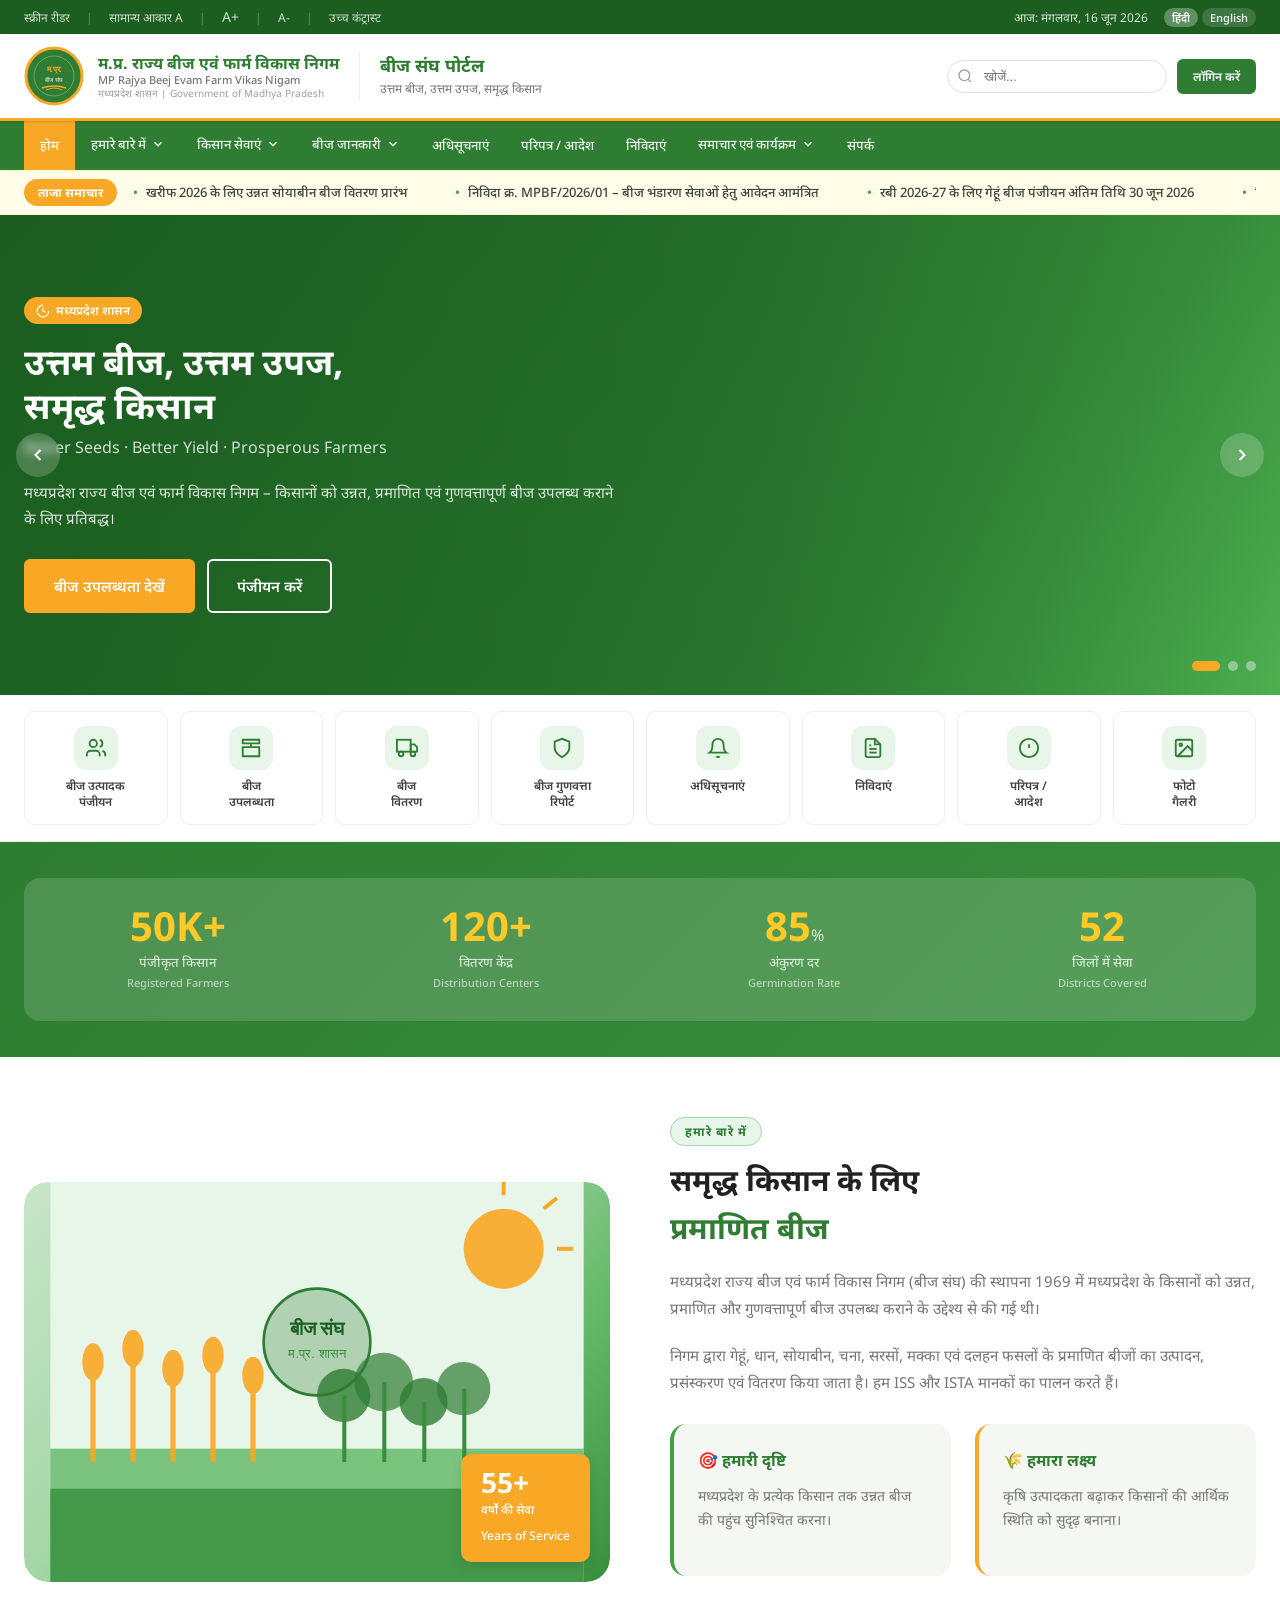
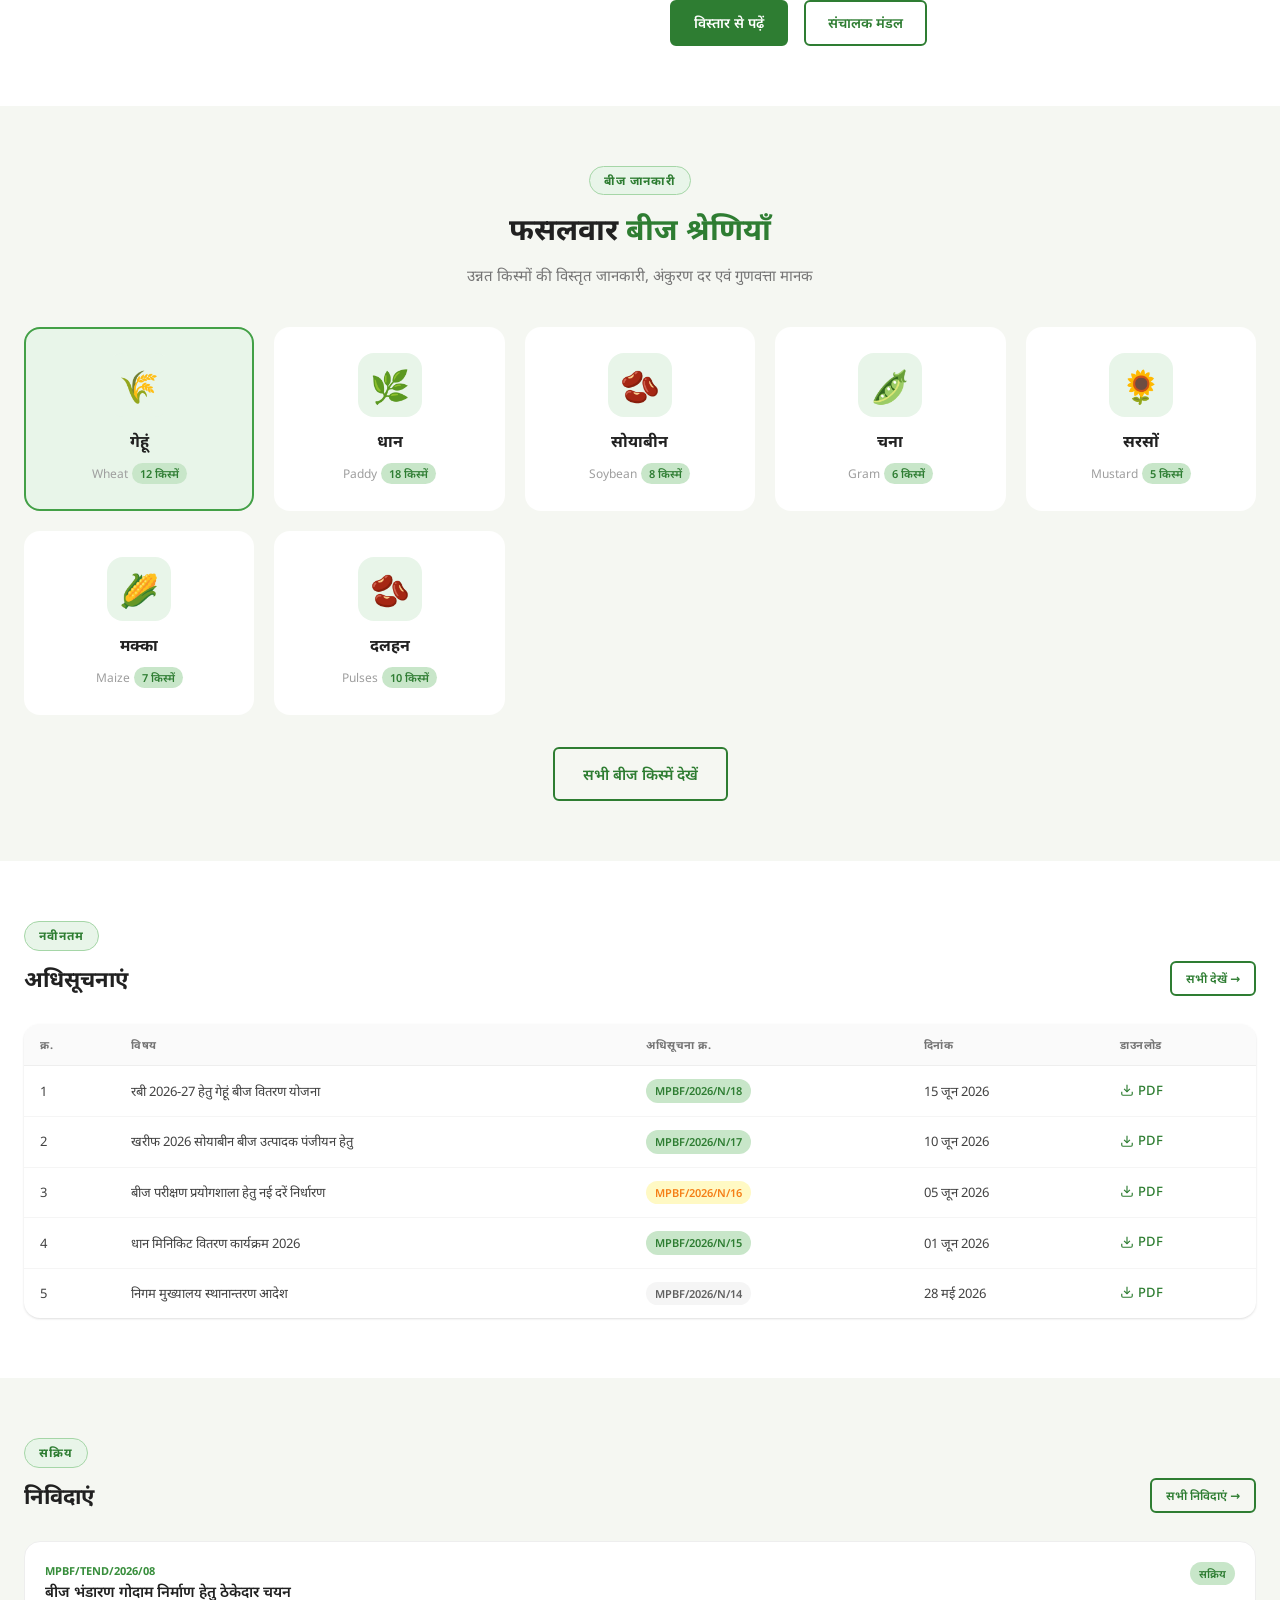
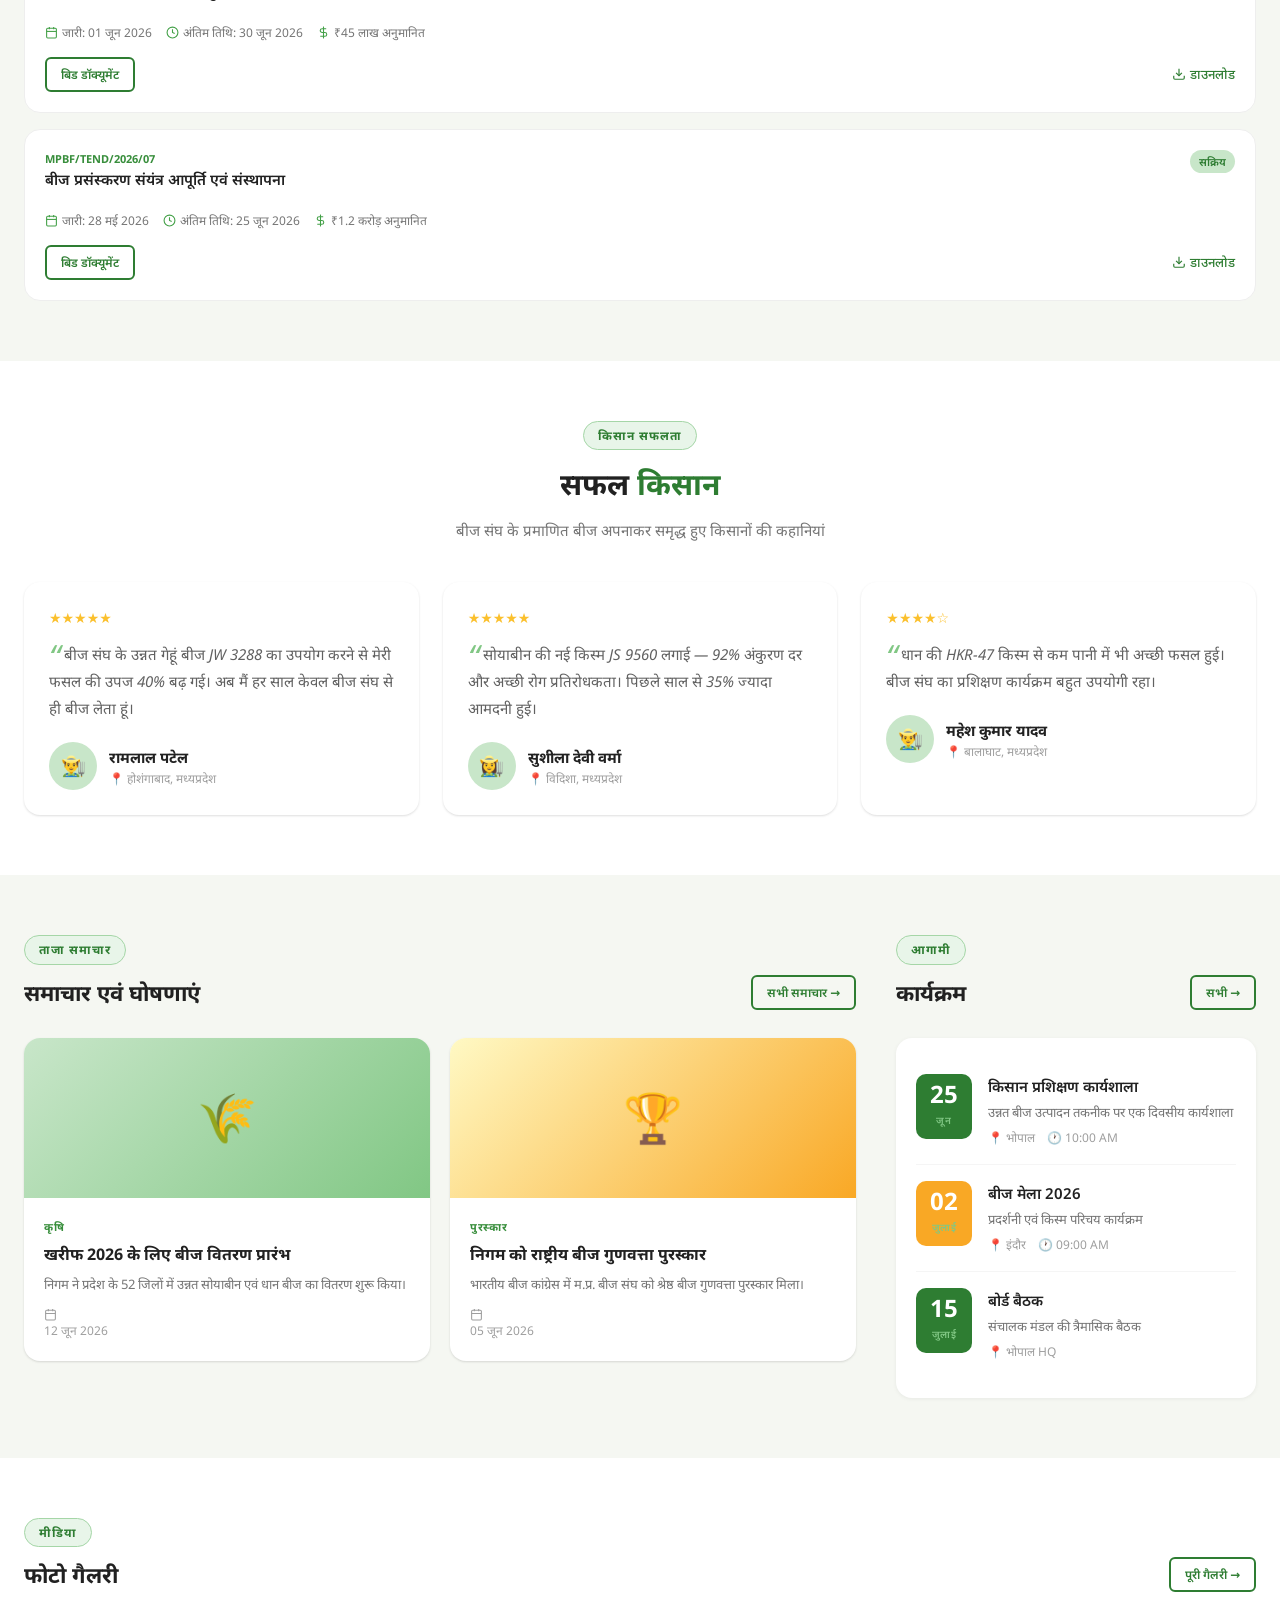
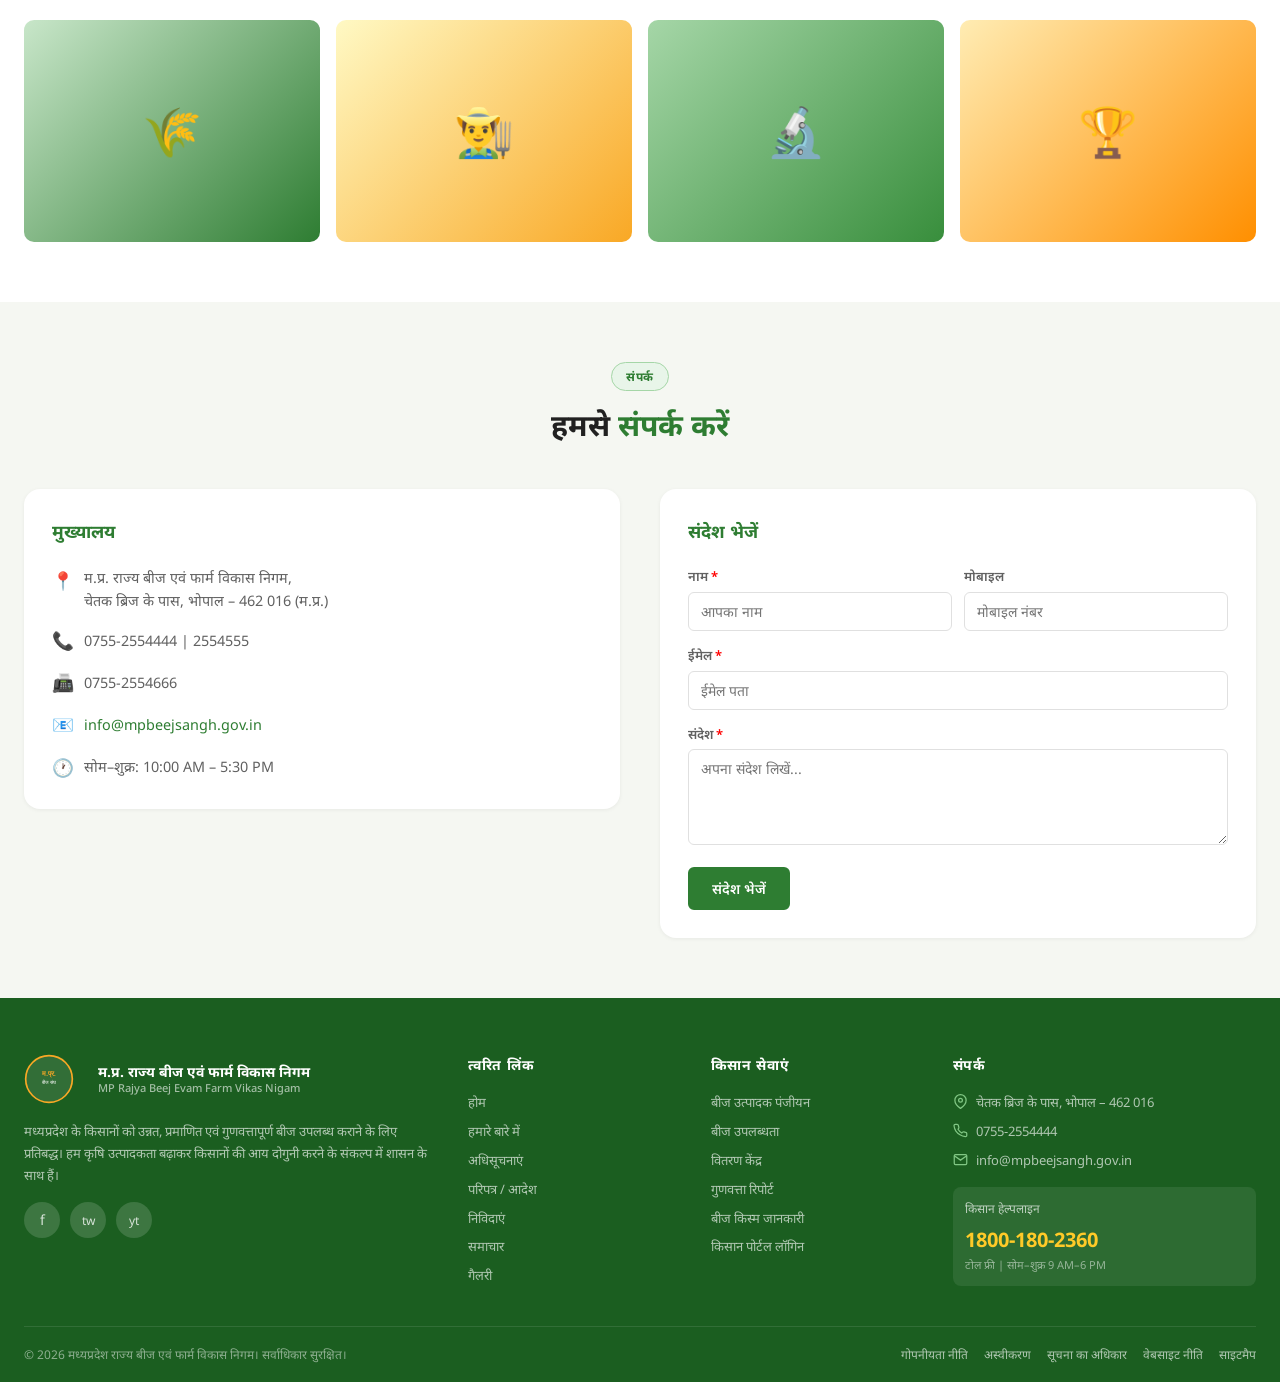
<file: index.html>
<!DOCTYPE html>
<html lang="hi">

<head>
  <meta charset="UTF-8" />
  <meta name="viewport" content="width=device-width,initial-scale=1.0" />
  <title>मध्यप्रदेश राज्य बीज एवं फार्म विकास निगम | Beej Sangh</title>
  <meta name="description"
    content="Madhya Pradesh Rajya Beej Evam Farm Vikas Nigam - Utmost seed quality for farmers of Madhya Pradesh" />
  <link rel="stylesheet" href="styles.css" />
</head>

<body>

  <!-- Skip Link -->
  <a href="#main" class="skip-link"
    style="position:absolute;top:-100%;left:16px;z-index:9999;background:#2E7D32;color:#fff;padding:8px 16px;border-radius:6px;font-weight:600;text-decoration:none;transition:top .2s;">मुख्य
    सामग्री पर जाएं</a>

  <!-- Utility Bar -->
  <div class="utility-bar">
    <div class="container">
      <div class="utility-links">
        <a href="#">स्क्रीन रीडर</a><span class="sep">|</span>
        <a href="#">सामान्य आकार A</a><span class="sep">|</span>
        <a href="#" style="font-size:0.875rem">A+</a><span class="sep">|</span>
        <a href="#" style="font-size:0.75rem">A-</a><span class="sep">|</span>
        <a href="#">उच्च कंट्रास्ट</a>
      </div>
      <div style="display:flex;align-items:center;gap:16px;">
        <span>आज: मंगलवार, 16 जून 2026</span>
        <div class="lang-switch">
          <button class="lang-btn active">हिंदी</button>
          <button class="lang-btn">English</button>
        </div>
      </div>
    </div>
  </div>

  <!-- Header -->
  <header class="site-header" role="banner">
    <div class="container">
      <div class="header-inner">
        <a href="index.html" class="header-logo" aria-label="बीज संघ होम">
          <!-- MP Emblem SVG -->
          <svg class="logo-emblem" viewBox="0 0 60 60" fill="none" xmlns="http://www.w3.org/2000/svg" role="img"
            aria-label="मध्यप्रदेश प्रतीक चिह्न">
            <circle cx="30" cy="30" r="28" fill="#2E7D32" stroke="#F9A825" stroke-width="3" />
            <circle cx="30" cy="30" r="20" fill="none" stroke="rgba(255,255,255,0.3)" stroke-width="1" />
            <text x="30" y="26" text-anchor="middle" fill="#F9A825" font-size="8" font-weight="700"
              font-family="serif">म.प्र.</text>
            <text x="30" y="36" text-anchor="middle" fill="#fff" font-size="5.5" font-family="serif">बीज संघ</text>
            <path d="M18 42 Q30 38 42 42" stroke="#F9A825" stroke-width="1.5" fill="none" />
            <path d="M22 44 Q30 40 38 44" stroke="#F9A825" stroke-width="1" fill="none" />
          </svg>
          <div class="logo-text">
            <span class="org-name-hi">म.प्र. राज्य बीज एवं फार्म विकास निगम</span>
            <span class="org-name-en">MP Rajya Beej Evam Farm Vikas Nigam</span>
            <span class="org-sub">मध्यप्रदेश शासन | Government of Madhya Pradesh</span>
          </div>
        </a>
        <div class="header-divider" aria-hidden="true"></div>
        <div class="header-title">
          <h1>बीज संघ पोर्टल</h1>
          <p>उत्तम बीज, उत्तम उपज, समृद्ध किसान</p>
        </div>
        <div class="header-actions">
          <div class="header-search">
            <svg class="search-icon" xmlns="http://www.w3.org/2000/svg" viewBox="0 0 24 24" fill="none"
              stroke="currentColor" stroke-width="2" aria-hidden="true">
              <circle cx="11" cy="11" r="8" />
              <path d="m21 21-4.35-4.35" />
            </svg>
            <input type="search" placeholder="खोजें..." aria-label="खोज" />
          </div>
          <a href="portal-login.html" class="btn btn-primary btn-sm">लॉगिन करें</a>
        </div>
      </div>
    </div>
  </header>

  <!-- Main Navigation -->
  <nav class="main-nav" role="navigation" aria-label="मुख्य मेनू">
    <div class="container">
      <ul class="nav-list" id="mainNav">
        <li><a href="index.html" class="active" aria-current="page">होम</a></li>
        <li>
          <button aria-haspopup="true" aria-expanded="false">हमारे बारे में <svg class="nav-caret"
              xmlns="http://www.w3.org/2000/svg" viewBox="0 0 24 24" fill="none" stroke="currentColor"
              stroke-width="2.5" aria-hidden="true">
              <polyline points="6 9 12 15 18 9" />
            </svg></button>
          <ul class="nav-dropdown" role="menu">
            <li role="none"><a href="about.html#overview" role="menuitem">संगठन परिचय</a></li>
            <li role="none"><a href="about.html#vision" role="menuitem">दृष्टि एवं लक्ष्य</a></li>
            <li role="none"><a href="about.html#structure" role="menuitem">संगठन संरचना</a></li>
            <li role="none"><a href="about.html#board" role="menuitem">संचालक मंडल</a></li>
            <li role="none"><a href="about.html#md-message" role="menuitem">प्रबंध संचालक का संदेश</a></li>
          </ul>
        </li>
        <li>
          <button aria-haspopup="true" aria-expanded="false">किसान सेवाएं <svg class="nav-caret"
              xmlns="http://www.w3.org/2000/svg" viewBox="0 0 24 24" fill="none" stroke="currentColor"
              stroke-width="2.5" aria-hidden="true">
              <polyline points="6 9 12 15 18 9" />
            </svg></button>
          <ul class="nav-dropdown" role="menu">
            <li role="none"><a href="seed-registration.html" role="menuitem">बीज उत्पादक पंजीयन</a></li>
            <li role="none"><a href="seed-availability.html" role="menuitem">बीज उपलब्धता</a></li>
            <li role="none"><a href="seed-distribution.html" role="menuitem">बीज वितरण</a></li>
            <li role="none"><a href="seed-quality.html" role="menuitem">बीज गुणवत्ता रिपोर्ट</a></li>
          </ul>
        </li>
        <li>
          <button aria-haspopup="true" aria-expanded="false">बीज जानकारी <svg class="nav-caret"
              xmlns="http://www.w3.org/2000/svg" viewBox="0 0 24 24" fill="none" stroke="currentColor"
              stroke-width="2.5" aria-hidden="true">
              <polyline points="6 9 12 15 18 9" />
            </svg></button>
          <ul class="nav-dropdown" role="menu">
            <li role="none"><a href="seed-info.html#categories" role="menuitem">बीज श्रेणियाँ</a></li>
            <li role="none"><a href="seed-info.html#varieties" role="menuitem">किस्मवार जानकारी</a></li>
            <li role="none"><a href="seed-info.html#germination" role="menuitem">अंकुरण जानकारी</a></li>
            <li role="none"><a href="seed-info.html#standards" role="menuitem">गुणवत्ता मानक</a></li>
          </ul>
        </li>
        <li><a href="notifications.html">अधिसूचनाएं</a></li>
        <li><a href="circulars.html">परिपत्र / आदेश</a></li>
        <li><a href="tenders.html">निविदाएं</a></li>
        <li>
          <button aria-haspopup="true" aria-expanded="false">समाचार एवं कार्यक्रम <svg class="nav-caret"
              xmlns="http://www.w3.org/2000/svg" viewBox="0 0 24 24" fill="none" stroke="currentColor"
              stroke-width="2.5" aria-hidden="true">
              <polyline points="6 9 12 15 18 9" />
            </svg></button>
          <ul class="nav-dropdown" role="menu">
            <li role="none"><a href="news.html" role="menuitem">समाचार</a></li>
            <li role="none"><a href="gallery.html" role="menuitem">फोटो गैलरी</a></li>
            <li role="none"><a href="gallery.html#video" role="menuitem">वीडियो गैलरी</a></li>
            <li role="none"><a href="news.html#events" role="menuitem">कार्यक्रम कैलेंडर</a></li>
          </ul>
        </li>
        <li><a href="#contact">संपर्क</a></li>
      </ul>
      <button class="mobile-nav-toggle" aria-label="मेनू खोलें/बंद करें"
        onclick="document.getElementById('mainNav').classList.toggle('open')">
        <svg xmlns="http://www.w3.org/2000/svg" width="24" height="24" viewBox="0 0 24 24" fill="none"
          stroke="currentColor" stroke-width="2" aria-hidden="true">
          <line x1="3" y1="6" x2="21" y2="6" />
          <line x1="3" y1="12" x2="21" y2="12" />
          <line x1="3" y1="18" x2="21" y2="18" />
        </svg>
      </button>
    </div>
  </nav>

  <!-- News Ticker -->
  <div class="ticker-bar" role="marquee" aria-label="ताजा समाचार">
    <div class="container">
      <div class="ticker-inner">
        <span class="ticker-label">ताजा समाचार</span>
        <div class="ticker-track">
          <div class="ticker-content" id="ticker">
            <span class="ticker-item">खरीफ 2026 के लिए उन्नत सोयाबीन बीज वितरण प्रारंभ</span>
            <span class="ticker-item">निविदा क्र. MPBF/2026/01 – बीज भंडारण सेवाओं हेतु आवेदन आमंत्रित</span>
            <span class="ticker-item">रबी 2026-27 के लिए गेहूं बीज पंजीयन अंतिम तिथि 30 जून 2026</span>
            <span class="ticker-item">किसान प्रशिक्षण कार्यशाला – भोपाल, 25 जून 2026</span>
            <span class="ticker-item">नई किस्म JW 3288 (गेहूं) के प्रदर्शन परिणाम उपलब्ध</span>
            <span class="ticker-item">खरीफ 2026 के लिए उन्नत सोयाबीन बीज वितरण प्रारंभ</span>
            <span class="ticker-item">निविदा क्र. MPBF/2026/01 – बीज भंडारण सेवाओं हेतु आवेदन आमंत्रित</span>
            <span class="ticker-item">रबी 2026-27 के लिए गेहूं बीज पंजीयन अंतिम तिथि 30 जून 2026</span>
            <span class="ticker-item">किसान प्रशिक्षण कार्यशाला – भोपाल, 25 जून 2026</span>
            <span class="ticker-item">नई किस्म JW 3288 (गेहूं) के प्रदर्शन परिणाम उपलब्ध</span>
          </div>
        </div>
      </div>
    </div>
  </div>

  <main id="main">
    <!-- Hero Slider -->
    <section class="hero" aria-label="मुख्य बैनर">
      <div class="hero-slides" id="heroSlides">

        <!-- Slide 1 -->
        <div class="hero-slide">
          <div class="hero-slide-bg"
            style="background-image:linear-gradient(135deg,#1B5E20 0%,#2E7D32 40%,#388E3C 70%,#4CAF50 100%);" role="img"
            aria-label="गेहूं के खेत की पृष्ठभूमि"></div>
          <div class="container">
            <div class="hero-content">
              <div class="hero-badge">
                <svg xmlns="http://www.w3.org/2000/svg" width="14" height="14" viewBox="0 0 24 24" fill="none"
                  stroke="currentColor" stroke-width="2" aria-hidden="true">
                  <path d="M12 2a10 10 0 1 0 10 10" />
                  <path d="M12 6v6l4 2" />
                </svg>
                मध्यप्रदेश शासन
              </div>
              <h2 class="hero-title-hi">उत्तम बीज, उत्तम उपज,<br>समृद्ध किसान</h2>
              <p class="hero-title-en">Better Seeds · Better Yield · Prosperous Farmers</p>
              <p class="hero-desc">मध्यप्रदेश राज्य बीज एवं फार्म विकास निगम – किसानों को उन्नत, प्रमाणित एवं
                गुणवत्तापूर्ण बीज उपलब्ध कराने के लिए प्रतिबद्ध।</p>
              <div class="hero-actions">
                <a href="seed-availability.html" class="btn btn-secondary btn-lg">बीज उपलब्धता देखें</a>
                <a href="seed-registration.html" class="btn btn-outline btn-lg">पंजीयन करें</a>
              </div>
            </div>
          </div>
        </div>

        <!-- Slide 2 -->
        <div class="hero-slide">
          <div class="hero-slide-bg"
            style="background-image:linear-gradient(135deg,#1B5E20 0%,#33691E 40%,#558B2F 70%,#689F38 100%);" role="img"
            aria-label="सोयाबीन फसल पृष्ठभूमि"></div>
          <div class="container">
            <div class="hero-content">
              <div class="hero-badge" style="background:#388E3C;">
                <svg xmlns="http://www.w3.org/2000/svg" width="14" height="14" viewBox="0 0 24 24" fill="none"
                  stroke="currentColor" stroke-width="2" aria-hidden="true">
                  <path d="M12 22V12m0 0C12 7 7 3 7 3s5 4 5 9zm0 0c0-5 5-9 5-9s-5 4-5 9" />
                </svg>
                खरीफ 2026
              </div>
              <h2 class="hero-title-hi">प्रमाणित सोयाबीन बीज<br>अभी उपलब्ध</h2>
              <p class="hero-title-en">Certified Soybean Seeds — Available Now</p>
              <p class="hero-desc">उन्नत किस्में JS 9560, NRC 86, RVS 2001-4 — उच्च अंकुरण दर एवं रोग प्रतिरोधकता के
                साथ।</p>
              <div class="hero-actions">
                <a href="seed-info.html" class="btn btn-secondary btn-lg">किस्में देखें</a>
                <a href="seed-distribution.html" class="btn btn-outline btn-lg">वितरण केंद्र</a>
              </div>
            </div>
          </div>
        </div>

        <!-- Slide 3 -->
        <div class="hero-slide">
          <div class="hero-slide-bg"
            style="background-image:linear-gradient(135deg,#E65100 0%,#F57F17 30%,#1B5E20 60%,#2E7D32 100%);" role="img"
            aria-label="किसान सेवा पृष्ठभूमि"></div>
          <div class="container">
            <div class="hero-content">
              <div class="hero-badge" style="background:#F9A825;color:#212121;">
                <svg xmlns="http://www.w3.org/2000/svg" width="14" height="14" viewBox="0 0 24 24" fill="none"
                  stroke="currentColor" stroke-width="2" aria-hidden="true">
                  <path d="M17 21v-2a4 4 0 0 0-4-4H5a4 4 0 0 0-4 4v2" />
                  <circle cx="9" cy="7" r="4" />
                  <path d="M23 21v-2a4 4 0 0 0-3-3.87" />
                  <path d="M16 3.13a4 4 0 0 1 0 7.75" />
                </svg>
                किसान सेवा
              </div>
              <h2 class="hero-title-hi">किसान पंजीयन अब<br>ऑनलाइन</h2>
              <p class="hero-title-en">Farmer Registration Now Online</p>
              <p class="hero-desc">बीज उत्पादक किसान अब घर बैठे पंजीयन करें और सब्सिडी एवं तकनीकी सहायता का लाभ उठाएं।
              </p>
              <div class="hero-actions">
                <a href="seed-registration.html" class="btn btn-secondary btn-lg">अभी पंजीयन करें</a>
                <a href="about.html" class="btn btn-outline btn-lg">अधिक जानें</a>
              </div>
            </div>
          </div>
        </div>
      </div>

      <button class="hero-arrow hero-arrow-prev" onclick="changeSlide(-1)" aria-label="पिछला स्लाइड">
        <svg xmlns="http://www.w3.org/2000/svg" width="20" height="20" viewBox="0 0 24 24" fill="none"
          stroke="currentColor" stroke-width="2.5" aria-hidden="true">
          <polyline points="15 18 9 12 15 6" />
        </svg>
      </button>
      <button class="hero-arrow hero-arrow-next" onclick="changeSlide(1)" aria-label="अगला स्लाइड">
        <svg xmlns="http://www.w3.org/2000/svg" width="20" height="20" viewBox="0 0 24 24" fill="none"
          stroke="currentColor" stroke-width="2.5" aria-hidden="true">
          <polyline points="9 18 15 12 9 6" />
        </svg>
      </button>

      <div class="hero-controls" role="group" aria-label="स्लाइड नेविगेशन">
        <button class="hero-dot active" onclick="goToSlide(0)" aria-label="स्लाइड 1"></button>
        <button class="hero-dot" onclick="goToSlide(1)" aria-label="स्लाइड 2"></button>
        <button class="hero-dot" onclick="goToSlide(2)" aria-label="स्लाइड 3"></button>
      </div>
    </section>

    <!-- Quick Links -->
    <section class="quick-links-bar" aria-label="त्वरित लिंक">
      <div class="container">
        <div class="quick-links-grid">
          <a href="seed-registration.html" class="quick-link-item">
            <div class="ql-icon"><svg xmlns="http://www.w3.org/2000/svg" viewBox="0 0 24 24" fill="none"
                stroke="currentColor" stroke-width="2" aria-hidden="true">
                <path d="M16 21v-2a4 4 0 0 0-4-4H6a4 4 0 0 0-4 4v2" />
                <circle cx="9" cy="7" r="4" />
                <path d="M22 21v-2a4 4 0 0 0-3-3.87M16 3.13a4 4 0 0 1 0 7.75" />
              </svg></div>
            <span class="ql-label">बीज उत्पादक<br>पंजीयन</span>
          </a>
          <a href="seed-availability.html" class="quick-link-item">
            <div class="ql-icon"><svg xmlns="http://www.w3.org/2000/svg" viewBox="0 0 24 24" fill="none"
                stroke="currentColor" stroke-width="2" aria-hidden="true">
                <path d="M3 3h18v4H3z" />
                <path d="M3 11h18v10H3z" />
                <path d="M12 7v4" />
              </svg></div>
            <span class="ql-label">बीज<br>उपलब्धता</span>
          </a>
          <a href="seed-distribution.html" class="quick-link-item">
            <div class="ql-icon"><svg xmlns="http://www.w3.org/2000/svg" viewBox="0 0 24 24" fill="none"
                stroke="currentColor" stroke-width="2" aria-hidden="true">
                <rect x="1" y="3" width="15" height="13" />
                <polygon points="16 8 20 8 23 11 23 16 16 16 16 8" />
                <circle cx="5.5" cy="18.5" r="2.5" />
                <circle cx="18.5" cy="18.5" r="2.5" />
              </svg></div>
            <span class="ql-label">बीज<br>वितरण</span>
          </a>
          <a href="seed-quality.html" class="quick-link-item">
            <div class="ql-icon"><svg xmlns="http://www.w3.org/2000/svg" viewBox="0 0 24 24" fill="none"
                stroke="currentColor" stroke-width="2" aria-hidden="true">
                <path d="M12 22s8-4 8-10V5l-8-3-8 3v7c0 6 8 10 8 10z" />
              </svg></div>
            <span class="ql-label">बीज गुणवत्ता<br>रिपोर्ट</span>
          </a>
          <a href="notifications.html" class="quick-link-item">
            <div class="ql-icon"><svg xmlns="http://www.w3.org/2000/svg" viewBox="0 0 24 24" fill="none"
                stroke="currentColor" stroke-width="2" aria-hidden="true">
                <path d="M18 8A6 6 0 0 0 6 8c0 7-3 9-3 9h18s-3-2-3-9" />
                <path d="M13.73 21a2 2 0 0 1-3.46 0" />
              </svg></div>
            <span class="ql-label">अधिसूचनाएं</span>
          </a>
          <a href="tenders.html" class="quick-link-item">
            <div class="ql-icon"><svg xmlns="http://www.w3.org/2000/svg" viewBox="0 0 24 24" fill="none"
                stroke="currentColor" stroke-width="2" aria-hidden="true">
                <path d="M14 2H6a2 2 0 0 0-2 2v16a2 2 0 0 0 2 2h12a2 2 0 0 0 2-2V8z" />
                <polyline points="14 2 14 8 20 8" />
                <line x1="16" y1="13" x2="8" y2="13" />
                <line x1="16" y1="17" x2="8" y2="17" />
                <polyline points="10 9 9 9 8 9" />
              </svg></div>
            <span class="ql-label">निविदाएं</span>
          </a>
          <a href="circulars.html" class="quick-link-item">
            <div class="ql-icon"><svg xmlns="http://www.w3.org/2000/svg" viewBox="0 0 24 24" fill="none"
                stroke="currentColor" stroke-width="2" aria-hidden="true">
                <circle cx="12" cy="12" r="10" />
                <line x1="12" y1="8" x2="12" y2="12" />
                <line x1="12" y1="16" x2="12.01" y2="16" />
              </svg></div>
            <span class="ql-label">परिपत्र /<br>आदेश</span>
          </a>
          <a href="gallery.html" class="quick-link-item">
            <div class="ql-icon"><svg xmlns="http://www.w3.org/2000/svg" viewBox="0 0 24 24" fill="none"
                stroke="currentColor" stroke-width="2" aria-hidden="true">
                <rect x="3" y="3" width="18" height="18" rx="2" />
                <circle cx="8.5" cy="8.5" r="1.5" />
                <polyline points="21 15 16 10 5 21" />
              </svg></div>
            <span class="ql-label">फोटो<br>गैलरी</span>
          </a>
        </div>
      </div>
    </section>

    <!-- Stats Bar -->
    <div class="stats-bar" role="region" aria-label="संगठन की उपलब्धियां">
      <div class="container">
        <div class="stats-grid">
          <div class="stat-item">
            <span class="stat-number" aria-label="पचास हजार से अधिक">50K+</span>
            <div class="stat-label">पंजीकृत किसान<br><small
                style="color:rgba(255,255,255,0.6);font-size:0.6875rem;">Registered Farmers</small></div>
          </div>
          <div class="stat-item">
            <span class="stat-number">120+</span>
            <div class="stat-label">वितरण केंद्र<br><small
                style="color:rgba(255,255,255,0.6);font-size:0.6875rem;">Distribution Centers</small></div>
          </div>
          <div class="stat-item">
            <span class="stat-number">85<span class="stat-unit">%</span></span>
            <div class="stat-label">अंकुरण दर<br><small
                style="color:rgba(255,255,255,0.6);font-size:0.6875rem;">Germination Rate</small></div>
          </div>
          <div class="stat-item">
            <span class="stat-number">52</span>
            <div class="stat-label">जिलों में सेवा<br><small
                style="color:rgba(255,255,255,0.6);font-size:0.6875rem;">Districts Covered</small></div>
          </div>
        </div>
      </div>
    </div>

    <!-- Department Highlights / About Snippet -->
    <section class="section section-alt" aria-labelledby="about-heading">
      <div class="container">
        <div class="about-layout">
          <div class="about-img-wrap">
            <!-- Illustrated SVG placeholder for agriculture image -->
            <div
              style="width:100%;height:400px;background:linear-gradient(135deg,#C8E6C9 0%,#A5D6A7 40%,#66BB6A 70%,#388E3C 100%);display:flex;align-items:center;justify-content:center;border-radius:24px;position:relative;overflow:hidden;">
              <svg viewBox="0 0 400 300" xmlns="http://www.w3.org/2000/svg"
                style="width:100%;height:100%;position:absolute;inset:0;" aria-label="कृषि क्षेत्र चित्रण" role="img">
                <!-- Sky -->
                <rect width="400" height="300" fill="#E8F5E9" />
                <!-- Sun -->
                <circle cx="340" cy="50" r="30" fill="#F9A825" opacity="0.9" />
                <line x1="340" y1="10" x2="340" y2="0" stroke="#F9A825" stroke-width="3" />
                <line x1="370" y1="20" x2="380" y2="12" stroke="#F9A825" stroke-width="3" />
                <line x1="380" y1="50" x2="392" y2="50" stroke="#F9A825" stroke-width="3" />
                <!-- Ground -->
                <rect x="0" y="200" width="400" height="100" fill="#4CAF50" opacity="0.7" />
                <rect x="0" y="230" width="400" height="70" fill="#388E3C" opacity="0.8" />
                <!-- Wheat stalks -->
                <g fill="#F9A825" opacity="0.9">
                  <rect x="30" y="140" width="4" height="70" rx="2" />
                  <ellipse cx="32" cy="135" rx="8" ry="14" fill="#F9A825" />
                  <rect x="60" y="130" width="4" height="80" rx="2" />
                  <ellipse cx="62" cy="125" rx="8" ry="14" fill="#F9A825" />
                  <rect x="90" y="145" width="4" height="65" rx="2" />
                  <ellipse cx="92" cy="140" rx="8" ry="14" fill="#F9A825" />
                  <rect x="120" y="135" width="4" height="75" rx="2" />
                  <ellipse cx="122" cy="130" rx="8" ry="14" fill="#F9A825" />
                  <rect x="150" y="150" width="4" height="60" rx="2" />
                  <ellipse cx="152" cy="145" rx="8" ry="14" fill="#F9A825" />
                </g>
                <!-- Soybean plants -->
                <g fill="#2E7D32">
                  <circle cx="220" cy="160" r="20" opacity="0.8" />
                  <circle cx="250" cy="150" r="22" opacity="0.7" />
                  <circle cx="280" cy="165" r="18" opacity="0.8" />
                  <circle cx="310" cy="155" r="20" opacity="0.7" />
                  <rect x="219" y="160" width="3" height="50" fill="#388E3C" />
                  <rect x="249" y="150" width="3" height="60" fill="#388E3C" />
                  <rect x="279" y="165" width="3" height="45" fill="#388E3C" />
                  <rect x="309" y="155" width="3" height="55" fill="#388E3C" />
                </g>
                <!-- MP Emblem center -->
                <circle cx="200" cy="120" r="40" fill="rgba(46,125,50,0.3)" stroke="#2E7D32" stroke-width="2" />
                <text x="200" y="115" text-anchor="middle" fill="#1B5E20" font-size="14" font-weight="700"
                  font-family="serif">बीज संघ</text>
                <text x="200" y="132" text-anchor="middle" fill="#388E3C" font-size="10" font-family="sans-serif">म.प्र.
                  शासन</text>
              </svg>
            </div>
            <div class="about-badge">
              <span class="big">55+</span>
              <span class="small">वर्षों की सेवा<br>Years of Service</span>
            </div>
          </div>
          <div class="about-content">
            <span class="section-tag">हमारे बारे में</span>
            <h2 id="about-heading">समृद्ध किसान के लिए<br><span style="color:var(--green-800);">प्रमाणित बीज</span></h2>
            <p>मध्यप्रदेश राज्य बीज एवं फार्म विकास निगम (बीज संघ) की स्थापना 1969 में मध्यप्रदेश के किसानों को उन्नत,
              प्रमाणित और गुणवत्तापूर्ण बीज उपलब्ध कराने के उद्देश्य से की गई थी।</p>
            <p>निगम द्वारा गेहूं, धान, सोयाबीन, चना, सरसों, मक्का एवं दलहन फसलों के प्रमाणित बीजों का उत्पादन,
              प्रसंस्करण एवं वितरण किया जाता है। हम ISS और ISTA मानकों का पालन करते हैं।</p>
            <div class="vision-mission-grid">
              <div class="vm-card">
                <h4>🎯 हमारी दृष्टि</h4>
                <p>मध्यप्रदेश के प्रत्येक किसान तक उन्नत बीज की पहुंच सुनिश्चित करना।</p>
              </div>
              <div class="vm-card" style="border-left-color:var(--yellow-700);">
                <h4>🌾 हमारा लक्ष्य</h4>
                <p>कृषि उत्पादकता बढ़ाकर किसानों की आर्थिक स्थिति को सुदृढ़ बनाना।</p>
              </div>
            </div>
            <div style="margin-top:24px;">
              <a href="about.html" class="btn btn-primary">विस्तार से पढ़ें</a>
              <a href="about.html#board" class="btn btn-outline-green" style="margin-left:12px;">संचालक मंडल</a>
            </div>
          </div>
        </div>
      </div>
    </section>

    <!-- Seed Information Section -->
    <section class="section" aria-labelledby="seed-heading">
      <div class="container">
        <div class="section-header">
          <span class="section-tag">बीज जानकारी</span>
          <h2 class="section-title" id="seed-heading">फसलवार <span>बीज श्रेणियाँ</span></h2>
          <p class="section-desc">उन्नत किस्मों की विस्तृत जानकारी, अंकुरण दर एवं गुणवत्ता मानक</p>
        </div>
        <div class="crop-grid">
          <div class="crop-card active" onclick="location.href='seed-info.html?crop=wheat'" role="button" tabindex="0">
            <div class="crop-icon">🌾</div>
            <span class="crop-name-hi">गेहूं</span>
            <span class="crop-name-en">Wheat</span>
            <span class="crop-varieties">12 किस्में</span>
          </div>
          <div class="crop-card" onclick="location.href='seed-info.html?crop=paddy'" role="button" tabindex="0">
            <div class="crop-icon">🌿</div>
            <span class="crop-name-hi">धान</span>
            <span class="crop-name-en">Paddy</span>
            <span class="crop-varieties">18 किस्में</span>
          </div>
          <div class="crop-card" onclick="location.href='seed-info.html?crop=soybean'" role="button" tabindex="0">
            <div class="crop-icon">🫘</div>
            <span class="crop-name-hi">सोयाबीन</span>
            <span class="crop-name-en">Soybean</span>
            <span class="crop-varieties">8 किस्में</span>
          </div>
          <div class="crop-card" onclick="location.href='seed-info.html?crop=gram'" role="button" tabindex="0">
            <div class="crop-icon">🫛</div>
            <span class="crop-name-hi">चना</span>
            <span class="crop-name-en">Gram</span>
            <span class="crop-varieties">6 किस्में</span>
          </div>
          <div class="crop-card" onclick="location.href='seed-info.html?crop=mustard'" role="button" tabindex="0">
            <div class="crop-icon">🌻</div>
            <span class="crop-name-hi">सरसों</span>
            <span class="crop-name-en">Mustard</span>
            <span class="crop-varieties">5 किस्में</span>
          </div>
          <div class="crop-card" onclick="location.href='seed-info.html?crop=maize'" role="button" tabindex="0">
            <div class="crop-icon">🌽</div>
            <span class="crop-name-hi">मक्का</span>
            <span class="crop-name-en">Maize</span>
            <span class="crop-varieties">7 किस्में</span>
          </div>
          <div class="crop-card" onclick="location.href='seed-info.html?crop=pulses'" role="button" tabindex="0">
            <div class="crop-icon">🫘</div>
            <span class="crop-name-hi">दलहन</span>
            <span class="crop-name-en">Pulses</span>
            <span class="crop-varieties">10 किस्में</span>
          </div>
        </div>
        <div style="text-align:center;margin-top:32px;">
          <a href="seed-info.html" class="btn btn-outline-green btn-lg">सभी बीज किस्में देखें</a>
        </div>
      </div>
    </section>

    <!-- Notifications Preview -->
    <section class="section section-alt" aria-labelledby="notif-heading">
      <div class="container">
        <div class="section-header-flex">
          <div>
            <span class="section-tag">नवीनतम</span>
            <h2 class="section-title" id="notif-heading">अधिसूचनाएं</h2>
          </div>
          <a href="notifications.html" class="btn btn-outline-green btn-sm">सभी देखें →</a>
        </div>
        <div class="notif-table-wrap">
          <table>
            <thead>
              <tr>
                <th>क्र.</th>
                <th>विषय</th>
                <th>अधिसूचना क्र.</th>
                <th>दिनांक</th>
                <th>डाउनलोड</th>
              </tr>
            </thead>
            <tbody>
              <tr>
                <td>1</td>
                <td>रबी 2026-27 हेतु गेहूं बीज वितरण योजना</td>
                <td><span class="badge badge-green">MPBF/2026/N/18</span></td>
                <td>15 जून 2026</td>
                <td><a href="#" class="download-link" aria-label="PDF डाउनलोड करें">
                    <svg xmlns="http://www.w3.org/2000/svg" width="14" height="14" viewBox="0 0 24 24" fill="none"
                      stroke="currentColor" stroke-width="2" aria-hidden="true">
                      <path d="M21 15v4a2 2 0 0 1-2 2H5a2 2 0 0 1-2-2v-4" />
                      <polyline points="7 10 12 15 17 10" />
                      <line x1="12" y1="15" x2="12" y2="3" />
                    </svg> PDF</a>
                </td>
              </tr>
              <tr>
                <td>2</td>
                <td>खरीफ 2026 सोयाबीन बीज उत्पादक पंजीयन हेतु</td>
                <td><span class="badge badge-green">MPBF/2026/N/17</span></td>
                <td>10 जून 2026</td>
                <td><a href="#" class="download-link" aria-label="PDF डाउनलोड करें"><svg
                      xmlns="http://www.w3.org/2000/svg" width="14" height="14" viewBox="0 0 24 24" fill="none"
                      stroke="currentColor" stroke-width="2" aria-hidden="true">
                      <path d="M21 15v4a2 2 0 0 1-2 2H5a2 2 0 0 1-2-2v-4" />
                      <polyline points="7 10 12 15 17 10" />
                      <line x1="12" y1="15" x2="12" y2="3" />
                    </svg> PDF</a></td>
              </tr>
              <tr>
                <td>3</td>
                <td>बीज परीक्षण प्रयोगशाला हेतु नई दरें निर्धारण</td>
                <td><span class="badge badge-yellow">MPBF/2026/N/16</span></td>
                <td>05 जून 2026</td>
                <td><a href="#" class="download-link" aria-label="PDF डाउनलोड करें"><svg
                      xmlns="http://www.w3.org/2000/svg" width="14" height="14" viewBox="0 0 24 24" fill="none"
                      stroke="currentColor" stroke-width="2" aria-hidden="true">
                      <path d="M21 15v4a2 2 0 0 1-2 2H5a2 2 0 0 1-2-2v-4" />
                      <polyline points="7 10 12 15 17 10" />
                      <line x1="12" y1="15" x2="12" y2="3" />
                    </svg> PDF</a></td>
              </tr>
              <tr>
                <td>4</td>
                <td>धान मिनिकिट वितरण कार्यक्रम 2026</td>
                <td><span class="badge badge-green">MPBF/2026/N/15</span></td>
                <td>01 जून 2026</td>
                <td><a href="#" class="download-link" aria-label="PDF डाउनलोड करें"><svg
                      xmlns="http://www.w3.org/2000/svg" width="14" height="14" viewBox="0 0 24 24" fill="none"
                      stroke="currentColor" stroke-width="2" aria-hidden="true">
                      <path d="M21 15v4a2 2 0 0 1-2 2H5a2 2 0 0 1-2-2v-4" />
                      <polyline points="7 10 12 15 17 10" />
                      <line x1="12" y1="15" x2="12" y2="3" />
                    </svg> PDF</a></td>
              </tr>
              <tr>
                <td>5</td>
                <td>निगम मुख्यालय स्थानान्तरण आदेश</td>
                <td><span class="badge badge-gray">MPBF/2026/N/14</span></td>
                <td>28 मई 2026</td>
                <td><a href="#" class="download-link" aria-label="PDF डाउनलोड करें"><svg
                      xmlns="http://www.w3.org/2000/svg" width="14" height="14" viewBox="0 0 24 24" fill="none"
                      stroke="currentColor" stroke-width="2" aria-hidden="true">
                      <path d="M21 15v4a2 2 0 0 1-2 2H5a2 2 0 0 1-2-2v-4" />
                      <polyline points="7 10 12 15 17 10" />
                      <line x1="12" y1="15" x2="12" y2="3" />
                    </svg> PDF</a></td>
              </tr>
            </tbody>
          </table>
        </div>
      </div>
    </section>

    <!-- Tenders Preview -->
    <section class="section" aria-labelledby="tender-heading">
      <div class="container">
        <div class="section-header-flex">
          <div>
            <span class="section-tag">सक्रिय</span>
            <h2 class="section-title" id="tender-heading">निविदाएं</h2>
          </div>
          <a href="tenders.html" class="btn btn-outline-green btn-sm">सभी निविदाएं →</a>
        </div>
        <div style="display:flex;flex-direction:column;gap:16px;">
          <div class="tender-item">
            <div class="tender-header">
              <div>
                <div class="tender-ref">MPBF/TEND/2026/08</div>
                <h3 class="tender-title">बीज भंडारण गोदाम निर्माण हेतु ठेकेदार चयन</h3>
              </div>
              <span class="badge badge-green">सक्रिय</span>
            </div>
            <div class="tender-meta">
              <span><svg xmlns="http://www.w3.org/2000/svg" width="13" height="13" viewBox="0 0 24 24" fill="none"
                  stroke="currentColor" stroke-width="2" aria-hidden="true">
                  <rect x="3" y="4" width="18" height="18" rx="2" />
                  <line x1="16" y1="2" x2="16" y2="6" />
                  <line x1="8" y1="2" x2="8" y2="6" />
                  <line x1="3" y1="10" x2="21" y2="10" />
                </svg> जारी: 01 जून 2026</span>
              <span><svg xmlns="http://www.w3.org/2000/svg" width="13" height="13" viewBox="0 0 24 24" fill="none"
                  stroke="currentColor" stroke-width="2" aria-hidden="true">
                  <circle cx="12" cy="12" r="10" />
                  <polyline points="12 6 12 12 16 14" />
                </svg> अंतिम तिथि: 30 जून 2026</span>
              <span><svg xmlns="http://www.w3.org/2000/svg" width="13" height="13" viewBox="0 0 24 24" fill="none"
                  stroke="currentColor" stroke-width="2" aria-hidden="true">
                  <line x1="12" y1="1" x2="12" y2="23" />
                  <path d="M17 5H9.5a3.5 3.5 0 0 0 0 7h5a3.5 3.5 0 0 1 0 7H6" />
                </svg> ₹45 लाख अनुमानित</span>
            </div>
            <div class="tender-footer">
              <a href="#" class="btn btn-outline-green btn-sm">बिड डॉक्यूमेंट</a>
              <a href="#" class="download-link" aria-label="PDF डाउनलोड करें"><svg xmlns="http://www.w3.org/2000/svg"
                  width="14" height="14" viewBox="0 0 24 24" fill="none" stroke="currentColor" stroke-width="2"
                  aria-hidden="true">
                  <path d="M21 15v4a2 2 0 0 1-2 2H5a2 2 0 0 1-2-2v-4" />
                  <polyline points="7 10 12 15 17 10" />
                  <line x1="12" y1="15" x2="12" y2="3" />
                </svg> डाउनलोड</a>
            </div>
          </div>
          <div class="tender-item">
            <div class="tender-header">
              <div>
                <div class="tender-ref">MPBF/TEND/2026/07</div>
                <h3 class="tender-title">बीज प्रसंस्करण संयंत्र आपूर्ति एवं संस्थापना</h3>
              </div>
              <span class="badge badge-green">सक्रिय</span>
            </div>
            <div class="tender-meta">
              <span><svg xmlns="http://www.w3.org/2000/svg" width="13" height="13" viewBox="0 0 24 24" fill="none"
                  stroke="currentColor" stroke-width="2" aria-hidden="true">
                  <rect x="3" y="4" width="18" height="18" rx="2" />
                  <line x1="16" y1="2" x2="16" y2="6" />
                  <line x1="8" y1="2" x2="8" y2="6" />
                  <line x1="3" y1="10" x2="21" y2="10" />
                </svg> जारी: 28 मई 2026</span>
              <span><svg xmlns="http://www.w3.org/2000/svg" width="13" height="13" viewBox="0 0 24 24" fill="none"
                  stroke="currentColor" stroke-width="2" aria-hidden="true">
                  <circle cx="12" cy="12" r="10" />
                  <polyline points="12 6 12 12 16 14" />
                </svg> अंतिम तिथि: 25 जून 2026</span>
              <span><svg xmlns="http://www.w3.org/2000/svg" width="13" height="13" viewBox="0 0 24 24" fill="none"
                  stroke="currentColor" stroke-width="2" aria-hidden="true">
                  <line x1="12" y1="1" x2="12" y2="23" />
                  <path d="M17 5H9.5a3.5 3.5 0 0 0 0 7h5a3.5 3.5 0 0 1 0 7H6" />
                </svg> ₹1.2 करोड़ अनुमानित</span>
            </div>
            <div class="tender-footer">
              <a href="#" class="btn btn-outline-green btn-sm">बिड डॉक्यूमेंट</a>
              <a href="#" class="download-link" aria-label="PDF डाउनलोड करें"><svg xmlns="http://www.w3.org/2000/svg"
                  width="14" height="14" viewBox="0 0 24 24" fill="none" stroke="currentColor" stroke-width="2"
                  aria-hidden="true">
                  <path d="M21 15v4a2 2 0 0 1-2 2H5a2 2 0 0 1-2-2v-4" />
                  <polyline points="7 10 12 15 17 10" />
                  <line x1="12" y1="15" x2="12" y2="3" />
                </svg> डाउनलोड</a>
            </div>
          </div>
        </div>
      </div>
    </section>

    <!-- Farmer Success Stories -->
    <section class="section section-alt" aria-labelledby="stories-heading">
      <div class="container">
        <div class="section-header">
          <span class="section-tag">किसान सफलता</span>
          <h2 class="section-title" id="stories-heading">सफल <span>किसान</span></h2>
          <p class="section-desc">बीज संघ के प्रमाणित बीज अपनाकर समृद्ध हुए किसानों की कहानियां</p>
        </div>
        <div class="cards-grid cards-grid-3">
          <div class="story-card">
            <div class="stars" aria-label="5 में से 5 स्टार">★★★★★</div>
            <p class="story-quote">बीज संघ के उन्नत गेहूं बीज JW 3288 का उपयोग करने से मेरी फसल की उपज 40% बढ़ गई। अब
              मैं हर साल केवल बीज संघ से ही बीज लेता हूं।</p>
            <div class="story-farmer">
              <div class="story-avatar" aria-hidden="true">👨‍🌾</div>
              <div>
                <div class="story-farmer-name">रामलाल पटेल</div>
                <div class="story-farmer-loc">📍 होशंगाबाद, मध्यप्रदेश</div>
              </div>
            </div>
          </div>
          <div class="story-card">
            <div class="stars" aria-label="5 में से 5 स्टार">★★★★★</div>
            <p class="story-quote">सोयाबीन की नई किस्म JS 9560 लगाई — 92% अंकुरण दर और अच्छी रोग प्रतिरोधकता। पिछले साल
              से 35% ज्यादा आमदनी हुई।</p>
            <div class="story-farmer">
              <div class="story-avatar" aria-hidden="true">👩‍🌾</div>
              <div>
                <div class="story-farmer-name">सुशीला देवी वर्मा</div>
                <div class="story-farmer-loc">📍 विदिशा, मध्यप्रदेश</div>
              </div>
            </div>
          </div>
          <div class="story-card">
            <div class="stars" aria-label="5 में से 4 स्टार">★★★★☆</div>
            <p class="story-quote">धान की HKR-47 किस्म से कम पानी में भी अच्छी फसल हुई। बीज संघ का प्रशिक्षण कार्यक्रम
              बहुत उपयोगी रहा।</p>
            <div class="story-farmer">
              <div class="story-avatar" aria-hidden="true">👨‍🌾</div>
              <div>
                <div class="story-farmer-name">महेश कुमार यादव</div>
                <div class="story-farmer-loc">📍 बालाघाट, मध्यप्रदेश</div>
              </div>
            </div>
          </div>
        </div>
      </div>
    </section>

    <!-- News & Events Preview -->
    <section class="section" aria-labelledby="news-heading">
      <div class="container">
        <div style="display:grid;grid-template-columns:1fr 360px;gap:40px;align-items:start;">
          <!-- News -->
          <div>
            <div class="section-header-flex">
              <div>
                <span class="section-tag">ताजा समाचार</span>
                <h2 class="section-title" id="news-heading">समाचार एवं घोषणाएं</h2>
              </div>
              <a href="news.html" class="btn btn-outline-green btn-sm">सभी समाचार →</a>
            </div>
            <div class="cards-grid" style="grid-template-columns:1fr 1fr;gap:20px;">
              <div class="card">
                <div
                  style="width:100%;height:160px;background:linear-gradient(135deg,#C8E6C9,#81C784);display:flex;align-items:center;justify-content:center;font-size:3rem;"
                  aria-hidden="true">🌾</div>
                <div class="card-body">
                  <div class="card-tag">कृषि</div>
                  <h3 class="card-title">खरीफ 2026 के लिए बीज वितरण प्रारंभ</h3>
                  <p class="card-desc">निगम ने प्रदेश के 52 जिलों में उन्नत सोयाबीन एवं धान बीज का वितरण शुरू किया।</p>
                  <div class="card-meta">
                    <span><svg xmlns="http://www.w3.org/2000/svg" width="13" height="13" viewBox="0 0 24 24" fill="none"
                        stroke="currentColor" stroke-width="2" aria-hidden="true">
                        <rect x="3" y="4" width="18" height="18" rx="2" />
                        <line x1="16" y1="2" x2="16" y2="6" />
                        <line x1="8" y1="2" x2="8" y2="6" />
                        <line x1="3" y1="10" x2="21" y2="10" />
                      </svg> 12 जून 2026</span>
                  </div>
                </div>
              </div>
              <div class="card">
                <div
                  style="width:100%;height:160px;background:linear-gradient(135deg,#FFF9C4,#F9A825);display:flex;align-items:center;justify-content:center;font-size:3rem;"
                  aria-hidden="true">🏆</div>
                <div class="card-body">
                  <div class="card-tag">पुरस्कार</div>
                  <h3 class="card-title">निगम को राष्ट्रीय बीज गुणवत्ता पुरस्कार</h3>
                  <p class="card-desc">भारतीय बीज कांग्रेस में म.प्र. बीज संघ को श्रेष्ठ बीज गुणवत्ता पुरस्कार मिला।</p>
                  <div class="card-meta">
                    <span><svg xmlns="http://www.w3.org/2000/svg" width="13" height="13" viewBox="0 0 24 24" fill="none"
                        stroke="currentColor" stroke-width="2" aria-hidden="true">
                        <rect x="3" y="4" width="18" height="18" rx="2" />
                        <line x1="16" y1="2" x2="16" y2="6" />
                        <line x1="8" y1="2" x2="8" y2="6" />
                        <line x1="3" y1="10" x2="21" y2="10" />
                      </svg> 05 जून 2026</span>
                  </div>
                </div>
              </div>
            </div>
          </div>
          <!-- Events -->
          <div>
            <div class="section-header-flex">
              <div>
                <span class="section-tag">आगामी</span>
                <h2 class="section-title">कार्यक्रम</h2>
              </div>
              <a href="news.html#events" class="btn btn-outline-green btn-sm">सभी →</a>
            </div>
            <div style="background:#fff;border-radius:16px;padding:20px;box-shadow:0 1px 4px rgba(0,0,0,0.06);">
              <div class="event-item">
                <div class="event-date-box"><span class="day">25</span><span class="month">जून</span></div>
                <div class="event-body">
                  <div class="event-title">किसान प्रशिक्षण कार्यशाला</div>
                  <div class="event-desc">उन्नत बीज उत्पादन तकनीक पर एक दिवसीय कार्यशाला</div>
                  <div class="event-meta"><span>📍 भोपाल</span><span>🕐 10:00 AM</span></div>
                </div>
              </div>
              <div class="event-item">
                <div class="event-date-box" style="background:var(--yellow-700);"><span class="day">02</span><span
                    class="month">जुलाई</span></div>
                <div class="event-body">
                  <div class="event-title">बीज मेला 2026</div>
                  <div class="event-desc">प्रदर्शनी एवं किस्म परिचय कार्यक्रम</div>
                  <div class="event-meta"><span>📍 इंदौर</span><span>🕐 09:00 AM</span></div>
                </div>
              </div>
              <div class="event-item">
                <div class="event-date-box"><span class="day">15</span><span class="month">जुलाई</span></div>
                <div class="event-body">
                  <div class="event-title">बोर्ड बैठक</div>
                  <div class="event-desc">संचालक मंडल की त्रैमासिक बैठक</div>
                  <div class="event-meta"><span>📍 भोपाल HQ</span></div>
                </div>
              </div>
            </div>
          </div>
        </div>
      </div>
    </section>

    <!-- Photo Gallery Preview -->
    <section class="section section-alt" aria-labelledby="gallery-heading">
      <div class="container">
        <div class="section-header-flex">
          <div>
            <span class="section-tag">मीडिया</span>
            <h2 class="section-title" id="gallery-heading">फोटो गैलरी</h2>
          </div>
          <a href="gallery.html" class="btn btn-outline-green btn-sm">पूरी गैलरी →</a>
        </div>
        <div class="gallery-grid">
          <div class="gallery-item">
            <div
              style="width:100%;height:100%;background:linear-gradient(135deg,#C8E6C9,#2E7D32);display:flex;align-items:center;justify-content:center;font-size:3rem;"
              aria-label="बीज वितरण शिविर">🌾</div>
            <div class="gallery-overlay"><svg xmlns="http://www.w3.org/2000/svg" width="32" height="32"
                viewBox="0 0 24 24" fill="none" stroke="currentColor" stroke-width="2" aria-hidden="true">
                <circle cx="11" cy="11" r="8" />
                <path d="m21 21-4.35-4.35" />
                <path d="M11 8v6M8 11h6" />
              </svg></div>
          </div>
          <div class="gallery-item">
            <div
              style="width:100%;height:100%;background:linear-gradient(135deg,#FFF9C4,#F9A825);display:flex;align-items:center;justify-content:center;font-size:3rem;"
              aria-label="किसान प्रशिक्षण">👨‍🌾</div>
            <div class="gallery-overlay"><svg xmlns="http://www.w3.org/2000/svg" width="32" height="32"
                viewBox="0 0 24 24" fill="none" stroke="currentColor" stroke-width="2" aria-hidden="true">
                <circle cx="11" cy="11" r="8" />
                <path d="m21 21-4.35-4.35" />
                <path d="M11 8v6M8 11h6" />
              </svg></div>
          </div>
          <div class="gallery-item">
            <div
              style="width:100%;height:100%;background:linear-gradient(135deg,#A5D6A7,#388E3C);display:flex;align-items:center;justify-content:center;font-size:3rem;"
              aria-label="बीज परीक्षण प्रयोगशाला">🔬</div>
            <div class="gallery-overlay"><svg xmlns="http://www.w3.org/2000/svg" width="32" height="32"
                viewBox="0 0 24 24" fill="none" stroke="currentColor" stroke-width="2" aria-hidden="true">
                <circle cx="11" cy="11" r="8" />
                <path d="m21 21-4.35-4.35" />
                <path d="M11 8v6M8 11h6" />
              </svg></div>
          </div>
          <div class="gallery-item">
            <div
              style="width:100%;height:100%;background:linear-gradient(135deg,#FFECB3,#FF8F00);display:flex;align-items:center;justify-content:center;font-size:3rem;"
              aria-label="बीज मेला">🏆</div>
            <div class="gallery-overlay"><svg xmlns="http://www.w3.org/2000/svg" width="32" height="32"
                viewBox="0 0 24 24" fill="none" stroke="currentColor" stroke-width="2" aria-hidden="true">
                <circle cx="11" cy="11" r="8" />
                <path d="m21 21-4.35-4.35" />
                <path d="M11 8v6M8 11h6" />
              </svg></div>
          </div>
        </div>
      </div>
    </section>

    <!-- Contact Section -->
    <section class="section" id="contact" aria-labelledby="contact-heading">
      <div class="container">
        <div class="section-header">
          <span class="section-tag">संपर्क</span>
          <h2 class="section-title" id="contact-heading">हमसे <span>संपर्क करें</span></h2>
        </div>
        <div style="display:grid;grid-template-columns:1fr 1fr;gap:40px;">
          <div>
            <div style="background:#fff;border-radius:16px;padding:28px;box-shadow:0 1px 4px rgba(0,0,0,0.06);">
              <h3 style="font-size:1.125rem;font-weight:700;color:var(--green-800);margin-bottom:20px;">मुख्यालय</h3>
              <div style="display:flex;flex-direction:column;gap:14px;font-size:0.9rem;color:var(--neutral-700);">
                <div style="display:flex;gap:10px;align-items:flex-start;">
                  <span style="color:var(--green-700);font-size:1.1rem;flex-shrink:0;">📍</span>
                  <span>म.प्र. राज्य बीज एवं फार्म विकास निगम,<br>चेतक ब्रिज के पास, भोपाल – 462 016 (म.प्र.)</span>
                </div>
                <div style="display:flex;gap:10px;align-items:center;">
                  <span style="color:var(--green-700);font-size:1.1rem;">📞</span>
                  <span>0755-2554444 | 2554555</span>
                </div>
                <div style="display:flex;gap:10px;align-items:center;">
                  <span style="color:var(--green-700);font-size:1.1rem;">📠</span>
                  <span>0755-2554666</span>
                </div>
                <div style="display:flex;gap:10px;align-items:center;">
                  <span style="color:var(--green-700);font-size:1.1rem;">📧</span>
                  <a href="mailto:info@mpbeejsangh.gov.in" style="color:var(--green-800);">info@mpbeejsangh.gov.in</a>
                </div>
                <div style="display:flex;gap:10px;align-items:center;">
                  <span style="color:var(--green-700);font-size:1.1rem;">🕐</span>
                  <span>सोम–शुक्र: 10:00 AM – 5:30 PM</span>
                </div>
              </div>
            </div>
          </div>
          <div>
            <div style="background:#fff;border-radius:16px;padding:28px;box-shadow:0 1px 4px rgba(0,0,0,0.06);">
              <h3 style="font-size:1.125rem;font-weight:700;color:var(--green-800);margin-bottom:20px;">संदेश भेजें</h3>
              <form onsubmit="return false;" aria-label="संपर्क फ़ॉर्म">
                <div style="display:flex;flex-direction:column;gap:14px;">
                  <div style="display:grid;grid-template-columns:1fr 1fr;gap:12px;">
                    <div>
                      <label for="cname"
                        style="font-size:0.8125rem;font-weight:600;color:var(--neutral-700);display:block;margin-bottom:5px;">नाम
                        <span style="color:red;">*</span></label>
                      <input id="cname" type="text" placeholder="आपका नाम" required
                        style="width:100%;padding:9px 12px;border:1.5px solid var(--neutral-300);border-radius:6px;font-size:0.875rem;outline:none;font-family:inherit;"
                        aria-required="true" />
                    </div>
                    <div>
                      <label for="cphone"
                        style="font-size:0.8125rem;font-weight:600;color:var(--neutral-700);display:block;margin-bottom:5px;">मोबाइल</label>
                      <input id="cphone" type="tel" placeholder="मोबाइल नंबर"
                        style="width:100%;padding:9px 12px;border:1.5px solid var(--neutral-300);border-radius:6px;font-size:0.875rem;outline:none;font-family:inherit;" />
                    </div>
                  </div>
                  <div>
                    <label for="cemail"
                      style="font-size:0.8125rem;font-weight:600;color:var(--neutral-700);display:block;margin-bottom:5px;">ईमेल
                      <span style="color:red;">*</span></label>
                    <input id="cemail" type="email" placeholder="ईमेल पता" required
                      style="width:100%;padding:9px 12px;border:1.5px solid var(--neutral-300);border-radius:6px;font-size:0.875rem;outline:none;font-family:inherit;"
                      aria-required="true" />
                  </div>
                  <div>
                    <label for="cmsg"
                      style="font-size:0.8125rem;font-weight:600;color:var(--neutral-700);display:block;margin-bottom:5px;">संदेश
                      <span style="color:red;">*</span></label>
                    <textarea id="cmsg" rows="4" placeholder="अपना संदेश लिखें..." required
                      style="width:100%;padding:9px 12px;border:1.5px solid var(--neutral-300);border-radius:6px;font-size:0.875rem;outline:none;resize:vertical;font-family:inherit;"
                      aria-required="true"></textarea>
                  </div>
                  <button type="submit" class="btn btn-primary" style="width:fit-content;">संदेश भेजें</button>
                </div>
              </form>
            </div>
          </div>
        </div>
      </div>
    </section>

  </main>

  <!-- Footer -->
  <footer class="site-footer" role="contentinfo">
    <div class="container">
      <div class="footer-grid">
        <div class="footer-brand">
          <div class="header-logo" style="margin-bottom:16px;">
            <svg viewBox="0 0 60 60" fill="none" xmlns="http://www.w3.org/2000/svg" style="width:50px;height:50px;"
              aria-hidden="true">
              <circle cx="30" cy="30" r="28" fill="rgba(255,255,255,0.1)" stroke="#F9A825" stroke-width="2" />
              <text x="30" y="26" text-anchor="middle" fill="#F9A825" font-size="8" font-weight="700"
                font-family="serif">म.प्र.</text>
              <text x="30" y="36" text-anchor="middle" fill="#fff" font-size="5.5" font-family="serif">बीज संघ</text>
            </svg>
            <div class="logo-text" style="margin-left:10px;">
              <span class="org-name-hi" style="color:#fff;display:block;font-size:0.875rem;font-weight:700;">म.प्र.
                राज्य बीज एवं फार्म विकास निगम</span>
              <span class="org-name-en" style="display:block;font-size:0.6875rem;color:rgba(255,255,255,0.6);">MP Rajya
                Beej Evam Farm Vikas Nigam</span>
            </div>
          </div>
          <p>मध्यप्रदेश के किसानों को उन्नत, प्रमाणित एवं गुणवत्तापूर्ण बीज उपलब्ध कराने के लिए प्रतिबद्ध। हम कृषि
            उत्पादकता बढ़ाकर किसानों की आय दोगुनी करने के संकल्प में शासन के साथ हैं।</p>
          <div style="display:flex;gap:10px;margin-top:16px;">
            <a href="#"
              style="width:36px;height:36px;background:rgba(255,255,255,0.15);border-radius:50%;display:flex;align-items:center;justify-content:center;color:rgba(255,255,255,0.8);font-size:0.875rem;text-decoration:none;"
              aria-label="Facebook">f</a>
            <a href="#"
              style="width:36px;height:36px;background:rgba(255,255,255,0.15);border-radius:50%;display:flex;align-items:center;justify-content:center;color:rgba(255,255,255,0.8);font-size:0.75rem;text-decoration:none;"
              aria-label="Twitter">tw</a>
            <a href="#"
              style="width:36px;height:36px;background:rgba(255,255,255,0.15);border-radius:50%;display:flex;align-items:center;justify-content:center;color:rgba(255,255,255,0.8);font-size:0.75rem;text-decoration:none;"
              aria-label="YouTube">yt</a>
          </div>
        </div>
        <div class="footer-col">
          <h4>त्वरित लिंक</h4>
          <nav class="footer-links" aria-label="त्वरित लिंक">
            <a href="index.html">होम</a>
            <a href="about.html">हमारे बारे में</a>
            <a href="notifications.html">अधिसूचनाएं</a>
            <a href="circulars.html">परिपत्र / आदेश</a>
            <a href="tenders.html">निविदाएं</a>
            <a href="news.html">समाचार</a>
            <a href="gallery.html">गैलरी</a>
          </nav>
        </div>
        <div class="footer-col">
          <h4>किसान सेवाएं</h4>
          <nav class="footer-links" aria-label="किसान सेवाएं">
            <a href="seed-registration.html">बीज उत्पादक पंजीयन</a>
            <a href="seed-availability.html">बीज उपलब्धता</a>
            <a href="seed-distribution.html">वितरण केंद्र</a>
            <a href="seed-quality.html">गुणवत्ता रिपोर्ट</a>
            <a href="seed-info.html">बीज किस्म जानकारी</a>
            <a href="portal-login.html">किसान पोर्टल लॉगिन</a>
          </nav>
        </div>
        <div class="footer-col">
          <h4>संपर्क</h4>
          <div class="footer-contact">
            <p><svg xmlns="http://www.w3.org/2000/svg" viewBox="0 0 24 24" fill="none" stroke="currentColor"
                stroke-width="2" aria-hidden="true">
                <path d="M21 10c0 7-9 13-9 13s-9-6-9-13a9 9 0 0 1 18 0z" />
                <circle cx="12" cy="10" r="3" />
              </svg>चेतक ब्रिज के पास, भोपाल – 462 016</p>
            <p><svg xmlns="http://www.w3.org/2000/svg" viewBox="0 0 24 24" fill="none" stroke="currentColor"
                stroke-width="2" aria-hidden="true">
                <path
                  d="M22 16.92v3a2 2 0 0 1-2.18 2 19.79 19.79 0 0 1-8.63-3.07A19.5 19.5 0 0 1 4.69 13a19.79 19.79 0 0 1-3.07-8.67A2 2 0 0 1 3.6 2.18h3a2 2 0 0 1 2 1.72c.127.96.361 1.903.7 2.81a2 2 0 0 1-.45 2.11L8.09 9.91a16 16 0 0 0 6 6l1.27-1.27a2 2 0 0 1 2.11-.45c.907.339 1.85.573 2.81.7A2 2 0 0 1 22 16.92z" />
              </svg>0755-2554444</p>
            <p><svg xmlns="http://www.w3.org/2000/svg" viewBox="0 0 24 24" fill="none" stroke="currentColor"
                stroke-width="2" aria-hidden="true">
                <path d="M4 4h16c1.1 0 2 .9 2 2v12c0 1.1-.9 2-2 2H4c-1.1 0-2-.9-2-2V6c0-1.1.9-2 2-2z" />
                <polyline points="22,6 12,13 2,6" />
              </svg>info@mpbeejsangh.gov.in</p>
          </div>
          <div style="margin-top:16px;padding:12px;background:rgba(255,255,255,0.08);border-radius:8px;">
            <div style="font-size:0.75rem;color:rgba(255,255,255,0.7);margin-bottom:6px;">किसान हेल्पलाइन</div>
            <div style="font-size:1.25rem;font-weight:700;color:var(--yellow-400);">1800-180-2360</div>
            <div style="font-size:0.6875rem;color:rgba(255,255,255,0.5);">टोल फ्री | सोम–शुक्र 9 AM–6 PM</div>
          </div>
        </div>
      </div>
      <div class="footer-bottom">
        <span>© 2026 मध्यप्रदेश राज्य बीज एवं फार्म विकास निगम। सर्वाधिकार सुरक्षित।</span>
        <div style="display:flex;gap:16px;">
          <a href="#">गोपनीयता नीति</a>
          <a href="#">अस्वीकरण</a>
          <a href="#">सूचना का अधिकार</a>
          <a href="#">वेबसाइट नीति</a>
          <a href="#">साइटमैप</a>
        </div>
      </div>
    </div>
  </footer>

  <script>
    // Hero Slider
    let currentSlide = 0;
    const totalSlides = 3;
    let autoPlay;

    function updateSlider() {
      const slides = document.getElementById('heroSlides');
      if (slides) slides.style.transform = `translateX(-${currentSlide * 100}%)`;
      document.querySelectorAll('.hero-dot').forEach((dot, i) => {
        dot.classList.toggle('active', i === currentSlide);
        dot.setAttribute('aria-pressed', i === currentSlide ? 'true' : 'false');
      });
    }

    function changeSlide(dir) {
      currentSlide = (currentSlide + dir + totalSlides) % totalSlides;
      updateSlider();
      resetAutoPlay();
    }

    function goToSlide(n) {
      currentSlide = n;
      updateSlider();
      resetAutoPlay();
    }

    function resetAutoPlay() {
      clearInterval(autoPlay);
      autoPlay = setInterval(() => changeSlide(1), 5000);
    }

    autoPlay = setInterval(() => changeSlide(1), 5000);

    // Mobile nav
    document.addEventListener('DOMContentLoaded', function () {
      const nav = document.getElementById('mainNav');
      if (nav) {
        nav.style.cssText += `@media(max-width:768px){display:none;}`;
      }
      // Keyboard navigation for crop cards
      document.querySelectorAll('.crop-card').forEach(card => {
        card.addEventListener('keypress', (e) => {
          if (e.key === 'Enter' || e.key === ' ') { e.preventDefault(); card.click(); }
        });
      });
    });
  </script>
</body>

</html>
</file>
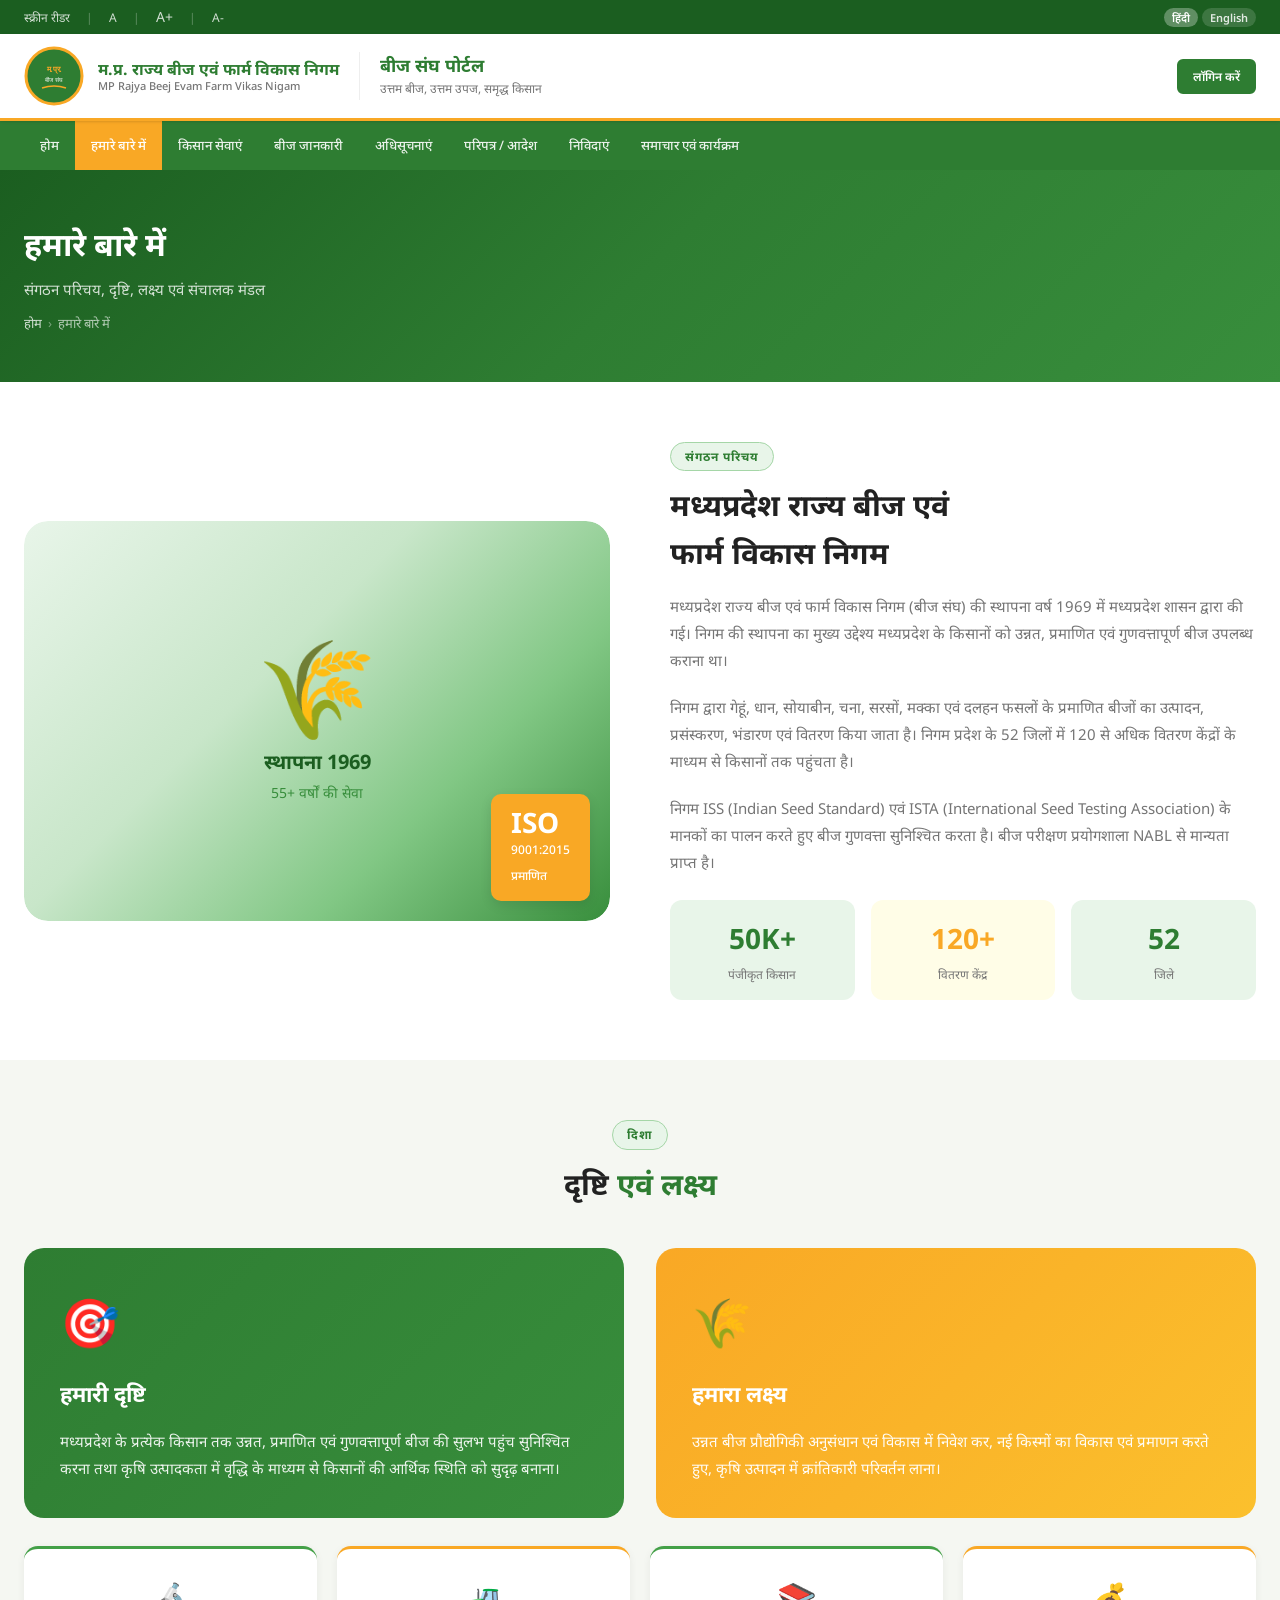
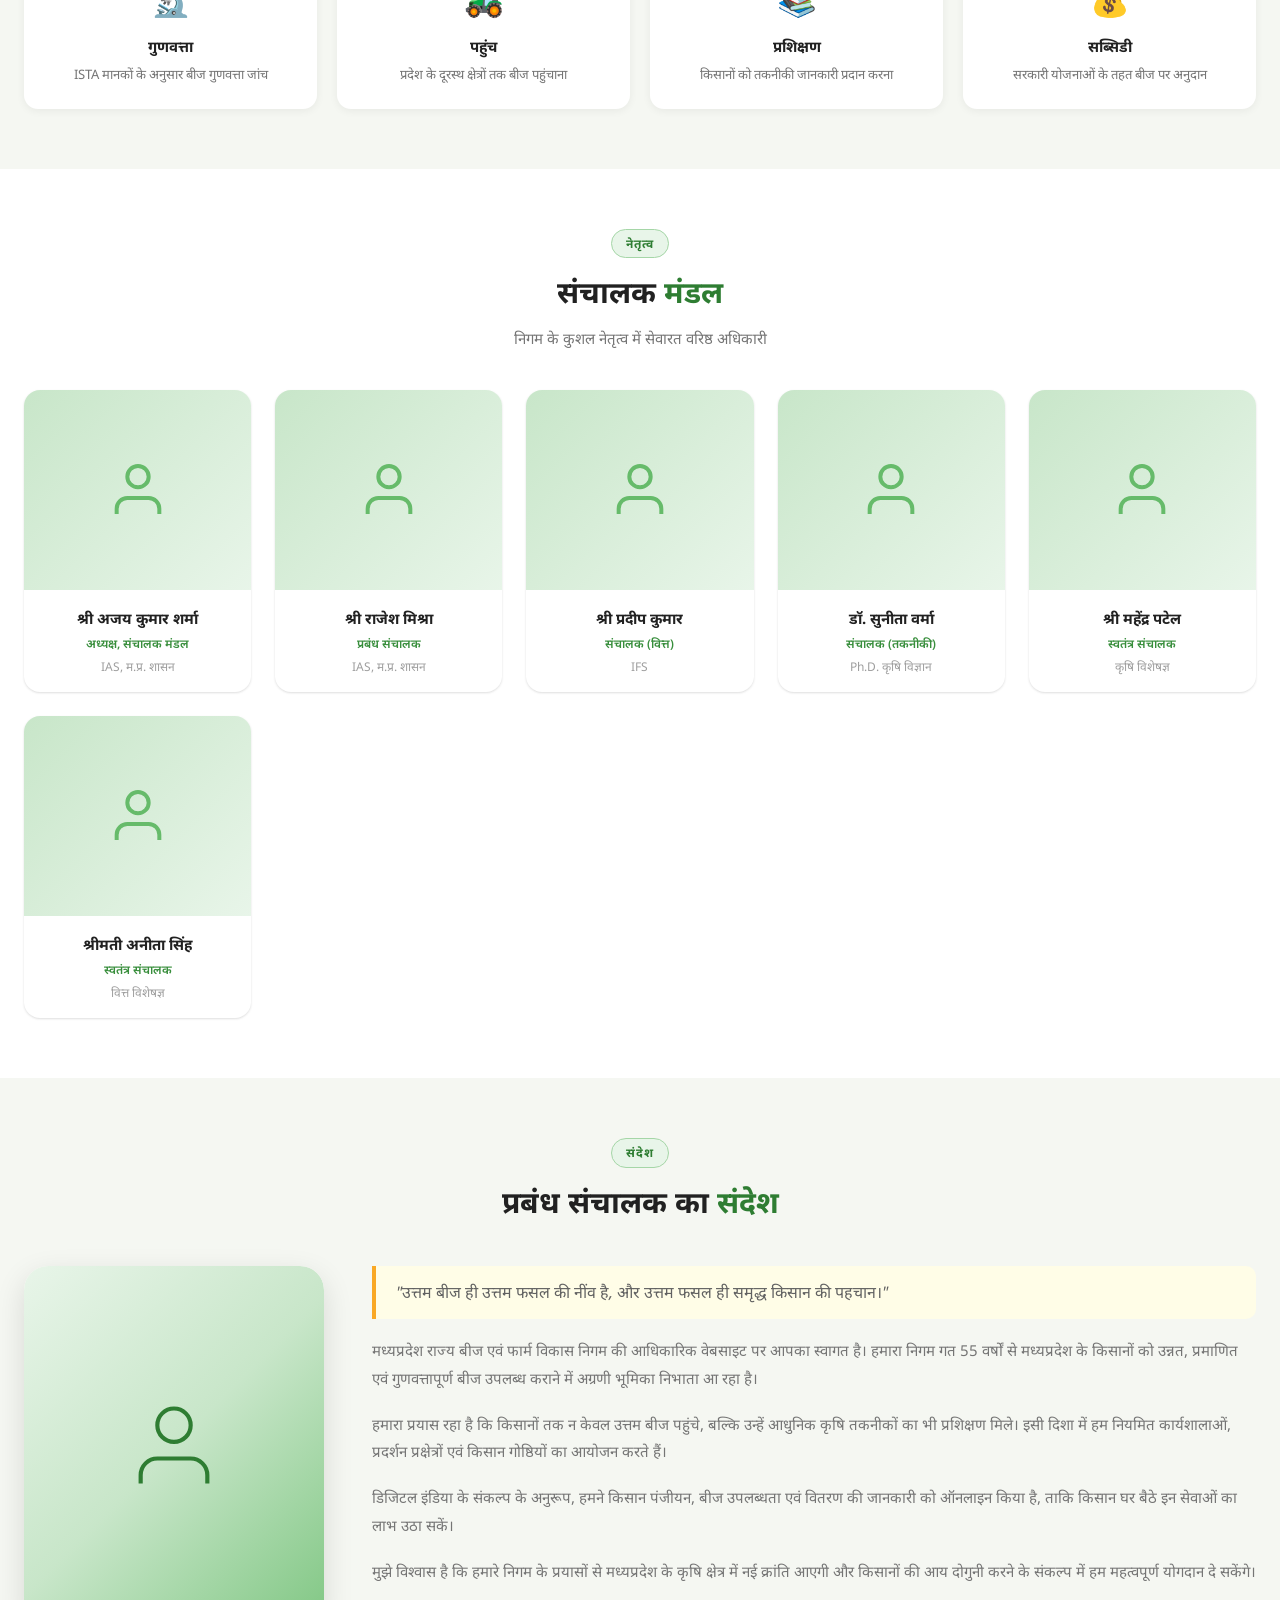
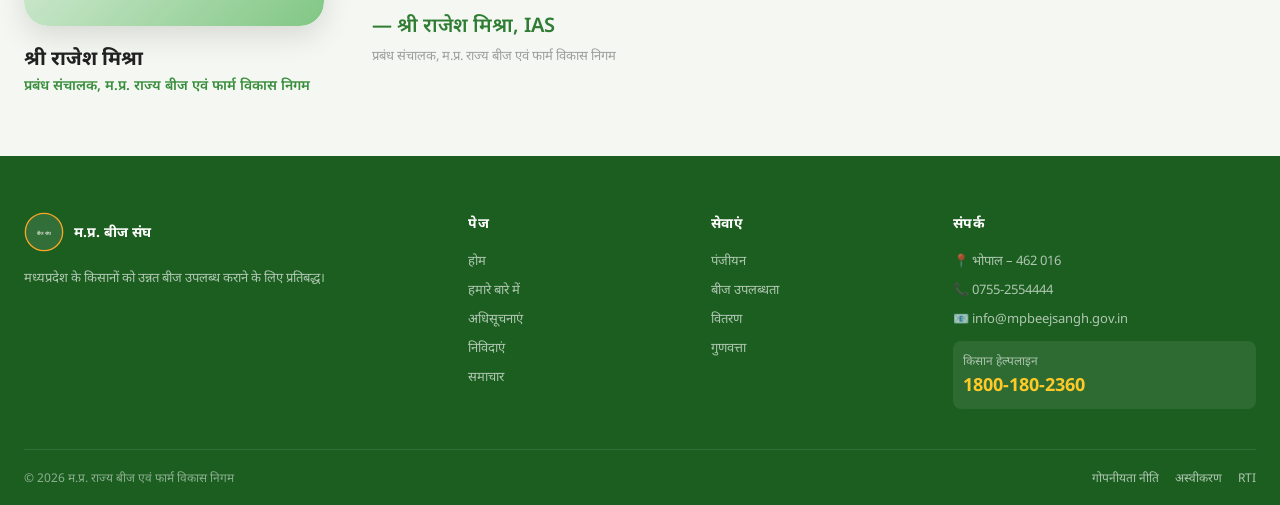
<file: about.html>
<!DOCTYPE html>
<html lang="hi">
<head>
<meta charset="UTF-8"/><meta name="viewport" content="width=device-width,initial-scale=1.0"/>
<title>हमारे बारे में – बीज संघ | MP Beej Sangh</title>
<link rel="stylesheet" href="styles.css"/>
<style>
.page-banner{background:linear-gradient(135deg,#1B5E20 0%,#2E7D32 50%,#388E3C 100%);padding:48px 0;color:#fff;}
.page-banner h1{font-size:2rem;font-weight:700;margin-bottom:8px;}
.page-banner p{color:rgba(255,255,255,0.8);font-size:0.9375rem;}
.breadcrumb-nav{display:flex;align-items:center;gap:6px;font-size:0.8125rem;color:rgba(255,255,255,0.65);margin-top:12px;}
.breadcrumb-nav a{color:rgba(255,255,255,0.8);text-decoration:none;}
.breadcrumb-nav a:hover{color:#fff;}
.breadcrumb-nav .sep{color:rgba(255,255,255,0.4);}
.org-chart{display:flex;flex-direction:column;align-items:center;gap:0;}
.org-node{background:#fff;border:2px solid var(--green-300);border-radius:12px;padding:14px 24px;text-align:center;min-width:200px;position:relative;box-shadow:0 2px 8px rgba(0,0,0,0.06);}
.org-node.top{background:var(--green-800);color:#fff;border-color:var(--green-800);}
.org-node.top .node-title{color:#fff;}
.org-node.mid{background:var(--green-50);border-color:var(--green-600);}
.node-title{font-size:0.9375rem;font-weight:700;color:var(--neutral-900);}
.node-sub{font-size:0.75rem;color:var(--neutral-500);margin-top:2px;}
.org-connector{width:2px;height:28px;background:var(--green-300);margin:0 auto;}
.org-row{display:flex;gap:24px;justify-content:center;width:100%;}
.org-row-connector{display:flex;justify-content:center;position:relative;margin:0 auto;}
.horiz-line{height:2px;background:var(--green-300);flex:1;}
.vert-stubs{display:flex;justify-content:space-around;gap:0;}
.org-branch{display:flex;flex-direction:column;align-items:center;gap:0;}
</style>
</head>
<body>
<!-- Utility Bar -->
<div class="utility-bar"><div class="container"><div class="utility-links"><a href="#">स्क्रीन रीडर</a><span class="sep">|</span><a href="#">A</a><span class="sep">|</span><a href="#" style="font-size:0.875rem">A+</a><span class="sep">|</span><a href="#" style="font-size:0.75rem">A-</a></div><div class="lang-switch"><button class="lang-btn active">हिंदी</button><button class="lang-btn">English</button></div></div></div>

<!-- Header -->
<header class="site-header"><div class="container"><div class="header-inner">
  <a href="index.html" class="header-logo"><svg viewBox="0 0 60 60" fill="none" xmlns="http://www.w3.org/2000/svg" class="logo-emblem" aria-label="बीज संघ लोगो"><circle cx="30" cy="30" r="28" fill="#2E7D32" stroke="#F9A825" stroke-width="3"/><text x="30" y="26" text-anchor="middle" fill="#F9A825" font-size="8" font-weight="700" font-family="serif">म.प्र.</text><text x="30" y="36" text-anchor="middle" fill="#fff" font-size="5.5" font-family="serif">बीज संघ</text><path d="M18 42 Q30 38 42 42" stroke="#F9A825" stroke-width="1.5" fill="none"/></svg>
  <div class="logo-text"><span class="org-name-hi">म.प्र. राज्य बीज एवं फार्म विकास निगम</span><span class="org-name-en">MP Rajya Beej Evam Farm Vikas Nigam</span></div></a>
  <div class="header-divider"></div>
  <div class="header-title"><h1>बीज संघ पोर्टल</h1><p>उत्तम बीज, उत्तम उपज, समृद्ध किसान</p></div>
  <div class="header-actions"><a href="portal-login.html" class="btn btn-primary btn-sm">लॉगिन करें</a></div>
</div></div></header>

<!-- Nav -->
<nav class="main-nav"><div class="container"><ul class="nav-list">
  <li><a href="index.html">होम</a></li>
  <li><a href="about.html" class="active" aria-current="page">हमारे बारे में</a></li>
  <li><a href="seed-registration.html">किसान सेवाएं</a></li>
  <li><a href="seed-info.html">बीज जानकारी</a></li>
  <li><a href="notifications.html">अधिसूचनाएं</a></li>
  <li><a href="circulars.html">परिपत्र / आदेश</a></li>
  <li><a href="tenders.html">निविदाएं</a></li>
  <li><a href="news.html">समाचार एवं कार्यक्रम</a></li>
</ul></div></nav>

<!-- Page Banner -->
<div class="page-banner">
  <div class="container">
    <h1>हमारे बारे में</h1>
    <p>संगठन परिचय, दृष्टि, लक्ष्य एवं संचालक मंडल</p>
    <nav class="breadcrumb-nav" aria-label="ब्रेडक्रंब"><a href="index.html">होम</a><span class="sep">›</span><span>हमारे बारे में</span></nav>
  </div>
</div>

<main id="main">

<!-- Organization Overview -->
<section class="section section-alt" id="overview" aria-labelledby="overview-heading">
  <div class="container">
    <div class="about-layout">
      <div class="about-img-wrap">
        <div style="width:100%;height:400px;background:linear-gradient(135deg,#E8F5E9 0%,#C8E6C9 40%,#81C784 70%,#388E3C 100%);display:flex;align-items:center;justify-content:center;border-radius:24px;">
          <div style="text-align:center;color:#1B5E20;">
            <div style="font-size:6rem;line-height:1;">🌾</div>
            <div style="font-size:1.25rem;font-weight:700;margin-top:12px;">स्थापना 1969</div>
            <div style="font-size:0.875rem;color:#388E3C;margin-top:4px;">55+ वर्षों की सेवा</div>
          </div>
        </div>
        <div class="about-badge">
          <span class="big">ISO</span>
          <span class="small">9001:2015<br>प्रमाणित</span>
        </div>
      </div>
      <div class="about-content">
        <span class="section-tag">संगठन परिचय</span>
        <h2 id="overview-heading">मध्यप्रदेश राज्य बीज एवं<br><span>फार्म विकास निगम</span></h2>
        <p>मध्यप्रदेश राज्य बीज एवं फार्म विकास निगम (बीज संघ) की स्थापना वर्ष 1969 में मध्यप्रदेश शासन द्वारा की गई। निगम की स्थापना का मुख्य उद्देश्य मध्यप्रदेश के किसानों को उन्नत, प्रमाणित एवं गुणवत्तापूर्ण बीज उपलब्ध कराना था।</p>
        <p>निगम द्वारा गेहूं, धान, सोयाबीन, चना, सरसों, मक्का एवं दलहन फसलों के प्रमाणित बीजों का उत्पादन, प्रसंस्करण, भंडारण एवं वितरण किया जाता है। निगम प्रदेश के 52 जिलों में 120 से अधिक वितरण केंद्रों के माध्यम से किसानों तक पहुंचता है।</p>
        <p>निगम ISS (Indian Seed Standard) एवं ISTA (International Seed Testing Association) के मानकों का पालन करते हुए बीज गुणवत्ता सुनिश्चित करता है। बीज परीक्षण प्रयोगशाला NABL से मान्यता प्राप्त है।</p>
        <div style="display:grid;grid-template-columns:repeat(3,1fr);gap:16px;margin-top:24px;">
          <div style="text-align:center;padding:16px;background:var(--green-50);border-radius:12px;">
            <div style="font-size:1.75rem;font-weight:700;color:var(--green-800);">50K+</div>
            <div style="font-size:0.75rem;color:var(--neutral-600);margin-top:4px;">पंजीकृत किसान</div>
          </div>
          <div style="text-align:center;padding:16px;background:var(--yellow-50);border-radius:12px;">
            <div style="font-size:1.75rem;font-weight:700;color:var(--yellow-700);">120+</div>
            <div style="font-size:0.75rem;color:var(--neutral-600);margin-top:4px;">वितरण केंद्र</div>
          </div>
          <div style="text-align:center;padding:16px;background:var(--green-50);border-radius:12px;">
            <div style="font-size:1.75rem;font-weight:700;color:var(--green-800);">52</div>
            <div style="font-size:0.75rem;color:var(--neutral-600);margin-top:4px;">जिले</div>
          </div>
        </div>
      </div>
    </div>
  </div>
</section>

<!-- Vision & Mission -->
<section class="section" id="vision" aria-labelledby="vision-heading">
  <div class="container">
    <div class="section-header">
      <span class="section-tag">दिशा</span>
      <h2 class="section-title" id="vision-heading">दृष्टि <span>एवं लक्ष्य</span></h2>
    </div>
    <div style="display:grid;grid-template-columns:1fr 1fr;gap:32px;">
      <div style="background:linear-gradient(135deg,var(--green-800),var(--green-700));border-radius:20px;padding:36px;color:#fff;">
        <div style="font-size:3rem;margin-bottom:16px;">🎯</div>
        <h3 style="font-size:1.375rem;font-weight:700;margin-bottom:16px;">हमारी दृष्टि</h3>
        <p style="font-size:0.9375rem;line-height:1.8;color:rgba(255,255,255,0.9);">मध्यप्रदेश के प्रत्येक किसान तक उन्नत, प्रमाणित एवं गुणवत्तापूर्ण बीज की सुलभ पहुंच सुनिश्चित करना तथा कृषि उत्पादकता में वृद्धि के माध्यम से किसानों की आर्थिक स्थिति को सुदृढ़ बनाना।</p>
      </div>
      <div style="background:linear-gradient(135deg,var(--yellow-700),var(--yellow-600));border-radius:20px;padding:36px;color:#fff;">
        <div style="font-size:3rem;margin-bottom:16px;">🌾</div>
        <h3 style="font-size:1.375rem;font-weight:700;margin-bottom:16px;">हमारा लक्ष्य</h3>
        <p style="font-size:0.9375rem;line-height:1.8;color:rgba(255,255,255,0.95);">उन्नत बीज प्रौद्योगिकी अनुसंधान एवं विकास में निवेश कर, नई किस्मों का विकास एवं प्रमाणन करते हुए, कृषि उत्पादन में क्रांतिकारी परिवर्तन लाना।</p>
      </div>
    </div>
    <div style="display:grid;grid-template-columns:repeat(4,1fr);gap:20px;margin-top:28px;">
      <div style="background:#fff;border-radius:14px;padding:24px;text-align:center;box-shadow:0 2px 8px rgba(0,0,0,0.06);border-top:3px solid var(--green-600);">
        <div style="font-size:2rem;margin-bottom:10px;">🔬</div>
        <h4 style="font-size:0.9375rem;font-weight:700;color:var(--neutral-900);margin-bottom:6px;">गुणवत्ता</h4>
        <p style="font-size:0.8125rem;color:var(--neutral-600);">ISTA मानकों के अनुसार बीज गुणवत्ता जांच</p>
      </div>
      <div style="background:#fff;border-radius:14px;padding:24px;text-align:center;box-shadow:0 2px 8px rgba(0,0,0,0.06);border-top:3px solid var(--yellow-700);">
        <div style="font-size:2rem;margin-bottom:10px;">🚜</div>
        <h4 style="font-size:0.9375rem;font-weight:700;color:var(--neutral-900);margin-bottom:6px;">पहुंच</h4>
        <p style="font-size:0.8125rem;color:var(--neutral-600);">प्रदेश के दूरस्थ क्षेत्रों तक बीज पहुंचाना</p>
      </div>
      <div style="background:#fff;border-radius:14px;padding:24px;text-align:center;box-shadow:0 2px 8px rgba(0,0,0,0.06);border-top:3px solid var(--green-600);">
        <div style="font-size:2rem;margin-bottom:10px;">📚</div>
        <h4 style="font-size:0.9375rem;font-weight:700;color:var(--neutral-900);margin-bottom:6px;">प्रशिक्षण</h4>
        <p style="font-size:0.8125rem;color:var(--neutral-600);">किसानों को तकनीकी जानकारी प्रदान करना</p>
      </div>
      <div style="background:#fff;border-radius:14px;padding:24px;text-align:center;box-shadow:0 2px 8px rgba(0,0,0,0.06);border-top:3px solid var(--yellow-700);">
        <div style="font-size:2rem;margin-bottom:10px;">💰</div>
        <h4 style="font-size:0.9375rem;font-weight:700;color:var(--neutral-900);margin-bottom:6px;">सब्सिडी</h4>
        <p style="font-size:0.8125rem;color:var(--neutral-600);">सरकारी योजनाओं के तहत बीज पर अनुदान</p>
      </div>
    </div>
  </div>
</section>

<!-- Board of Directors -->
<section class="section section-alt" id="board" aria-labelledby="board-heading">
  <div class="container">
    <div class="section-header">
      <span class="section-tag">नेतृत्व</span>
      <h2 class="section-title" id="board-heading">संचालक <span>मंडल</span></h2>
      <p class="section-desc">निगम के कुशल नेतृत्व में सेवारत वरिष्ठ अधिकारी</p>
    </div>
    <div class="board-grid">
      <div class="board-card">
        <div class="board-card-img"><svg xmlns="http://www.w3.org/2000/svg" viewBox="0 0 24 24" fill="none" stroke="currentColor" stroke-width="1.5" aria-hidden="true"><path d="M20 21v-2a4 4 0 0 0-4-4H8a4 4 0 0 0-4 4v2"/><circle cx="12" cy="7" r="4"/></svg></div>
        <div class="board-card-body">
          <div class="board-name">श्री अजय कुमार शर्मा</div>
          <div class="board-role">अध्यक्ष, संचालक मंडल</div>
          <div style="font-size:0.75rem;color:var(--neutral-500);margin-top:4px;">IAS, म.प्र. शासन</div>
        </div>
      </div>
      <div class="board-card">
        <div class="board-card-img"><svg xmlns="http://www.w3.org/2000/svg" viewBox="0 0 24 24" fill="none" stroke="currentColor" stroke-width="1.5" aria-hidden="true"><path d="M20 21v-2a4 4 0 0 0-4-4H8a4 4 0 0 0-4 4v2"/><circle cx="12" cy="7" r="4"/></svg></div>
        <div class="board-card-body">
          <div class="board-name">श्री राजेश मिश्रा</div>
          <div class="board-role">प्रबंध संचालक</div>
          <div style="font-size:0.75rem;color:var(--neutral-500);margin-top:4px;">IAS, म.प्र. शासन</div>
        </div>
      </div>
      <div class="board-card">
        <div class="board-card-img"><svg xmlns="http://www.w3.org/2000/svg" viewBox="0 0 24 24" fill="none" stroke="currentColor" stroke-width="1.5" aria-hidden="true"><path d="M20 21v-2a4 4 0 0 0-4-4H8a4 4 0 0 0-4 4v2"/><circle cx="12" cy="7" r="4"/></svg></div>
        <div class="board-card-body">
          <div class="board-name">श्री प्रदीप कुमार</div>
          <div class="board-role">संचालक (वित्त)</div>
          <div style="font-size:0.75rem;color:var(--neutral-500);margin-top:4px;">IFS</div>
        </div>
      </div>
      <div class="board-card">
        <div class="board-card-img"><svg xmlns="http://www.w3.org/2000/svg" viewBox="0 0 24 24" fill="none" stroke="currentColor" stroke-width="1.5" aria-hidden="true"><path d="M20 21v-2a4 4 0 0 0-4-4H8a4 4 0 0 0-4 4v2"/><circle cx="12" cy="7" r="4"/></svg></div>
        <div class="board-card-body">
          <div class="board-name">डॉ. सुनीता वर्मा</div>
          <div class="board-role">संचालक (तकनीकी)</div>
          <div style="font-size:0.75rem;color:var(--neutral-500);margin-top:4px;">Ph.D. कृषि विज्ञान</div>
        </div>
      </div>
      <div class="board-card">
        <div class="board-card-img"><svg xmlns="http://www.w3.org/2000/svg" viewBox="0 0 24 24" fill="none" stroke="currentColor" stroke-width="1.5" aria-hidden="true"><path d="M20 21v-2a4 4 0 0 0-4-4H8a4 4 0 0 0-4 4v2"/><circle cx="12" cy="7" r="4"/></svg></div>
        <div class="board-card-body">
          <div class="board-name">श्री महेंद्र पटेल</div>
          <div class="board-role">स्वतंत्र संचालक</div>
          <div style="font-size:0.75rem;color:var(--neutral-500);margin-top:4px;">कृषि विशेषज्ञ</div>
        </div>
      </div>
      <div class="board-card">
        <div class="board-card-img"><svg xmlns="http://www.w3.org/2000/svg" viewBox="0 0 24 24" fill="none" stroke="currentColor" stroke-width="1.5" aria-hidden="true"><path d="M20 21v-2a4 4 0 0 0-4-4H8a4 4 0 0 0-4 4v2"/><circle cx="12" cy="7" r="4"/></svg></div>
        <div class="board-card-body">
          <div class="board-name">श्रीमती अनीता सिंह</div>
          <div class="board-role">स्वतंत्र संचालक</div>
          <div style="font-size:0.75rem;color:var(--neutral-500);margin-top:4px;">वित्त विशेषज्ञ</div>
        </div>
      </div>
    </div>
  </div>
</section>

<!-- MD Message -->
<section class="section" id="md-message" aria-labelledby="md-heading">
  <div class="container">
    <div class="section-header">
      <span class="section-tag">संदेश</span>
      <h2 class="section-title" id="md-heading">प्रबंध संचालक का <span>संदेश</span></h2>
    </div>
    <div class="md-message-layout">
      <div>
        <div class="md-photo">
          <div style="width:100%;height:360px;background:linear-gradient(135deg,#E8F5E9,#C8E6C9,#81C784);display:flex;align-items:center;justify-content:center;border-radius:24px;" aria-label="प्रबंध संचालक का चित्र">
            <svg xmlns="http://www.w3.org/2000/svg" width="100" height="100" viewBox="0 0 24 24" fill="none" stroke="#2E7D32" stroke-width="1" aria-hidden="true"><path d="M20 21v-2a4 4 0 0 0-4-4H8a4 4 0 0 0-4 4v2"/><circle cx="12" cy="7" r="4"/></svg>
          </div>
        </div>
        <div class="md-name">श्री राजेश मिश्रा</div>
        <div class="md-title">प्रबंध संचालक, म.प्र. राज्य बीज एवं फार्म विकास निगम</div>
      </div>
      <div class="md-message-text">
        <blockquote>"उत्तम बीज ही उत्तम फसल की नींव है, और उत्तम फसल ही समृद्ध किसान की पहचान।"</blockquote>
        <p>मध्यप्रदेश राज्य बीज एवं फार्म विकास निगम की आधिकारिक वेबसाइट पर आपका स्वागत है। हमारा निगम गत 55 वर्षों से मध्यप्रदेश के किसानों को उन्नत, प्रमाणित एवं गुणवत्तापूर्ण बीज उपलब्ध कराने में अग्रणी भूमिका निभाता आ रहा है।</p>
        <p>हमारा प्रयास रहा है कि किसानों तक न केवल उत्तम बीज पहुंचे, बल्कि उन्हें आधुनिक कृषि तकनीकों का भी प्रशिक्षण मिले। इसी दिशा में हम नियमित कार्यशालाओं, प्रदर्शन प्रक्षेत्रों एवं किसान गोष्ठियों का आयोजन करते हैं।</p>
        <p>डिजिटल इंडिया के संकल्प के अनुरूप, हमने किसान पंजीयन, बीज उपलब्धता एवं वितरण की जानकारी को ऑनलाइन किया है, ताकि किसान घर बैठे इन सेवाओं का लाभ उठा सकें।</p>
        <p>मुझे विश्वास है कि हमारे निगम के प्रयासों से मध्यप्रदेश के कृषि क्षेत्र में नई क्रांति आएगी और किसानों की आय दोगुनी करने के संकल्प में हम महत्वपूर्ण योगदान दे सकेंगे।</p>
        <div class="signature">— श्री राजेश मिश्रा, IAS</div>
        <div style="font-size:0.8125rem;color:var(--neutral-500);margin-top:4px;">प्रबंध संचालक, म.प्र. राज्य बीज एवं फार्म विकास निगम</div>
      </div>
    </div>
  </div>
</section>

</main>

<!-- Footer (shared) -->
<footer class="site-footer"><div class="container">
  <div class="footer-grid">
    <div class="footer-brand"><div style="display:flex;align-items:center;gap:10px;margin-bottom:14px;"><svg viewBox="0 0 60 60" fill="none" xmlns="http://www.w3.org/2000/svg" style="width:40px;height:40px;" aria-hidden="true"><circle cx="30" cy="30" r="28" fill="rgba(255,255,255,0.1)" stroke="#F9A825" stroke-width="2"/><text x="30" y="34" text-anchor="middle" fill="#fff" font-size="7" font-family="serif">बीज संघ</text></svg><span style="color:#fff;font-weight:700;font-size:0.875rem;">म.प्र. बीज संघ</span></div><p>मध्यप्रदेश के किसानों को उन्नत बीज उपलब्ध कराने के लिए प्रतिबद्ध।</p></div>
    <div class="footer-col"><h4>पेज</h4><nav class="footer-links"><a href="index.html">होम</a><a href="about.html">हमारे बारे में</a><a href="notifications.html">अधिसूचनाएं</a><a href="tenders.html">निविदाएं</a><a href="news.html">समाचार</a></nav></div>
    <div class="footer-col"><h4>सेवाएं</h4><nav class="footer-links"><a href="seed-registration.html">पंजीयन</a><a href="seed-availability.html">बीज उपलब्धता</a><a href="seed-distribution.html">वितरण</a><a href="seed-quality.html">गुणवत्ता</a></nav></div>
    <div class="footer-col"><h4>संपर्क</h4><div class="footer-contact"><p>📍 भोपाल – 462 016</p><p>📞 0755-2554444</p><p>📧 info@mpbeejsangh.gov.in</p><div style="margin-top:12px;padding:10px;background:rgba(255,255,255,0.08);border-radius:8px;"><div style="font-size:0.75rem;color:rgba(255,255,255,0.6);">किसान हेल्पलाइन</div><div style="font-size:1.125rem;font-weight:700;color:#FFCA28;">1800-180-2360</div></div></div></div>
  </div>
  <div class="footer-bottom"><span>© 2026 म.प्र. राज्य बीज एवं फार्म विकास निगम</span><div style="display:flex;gap:16px;"><a href="#">गोपनीयता नीति</a><a href="#">अस्वीकरण</a><a href="#">RTI</a></div></div>
</div></footer>
</body>
</html>
</file>
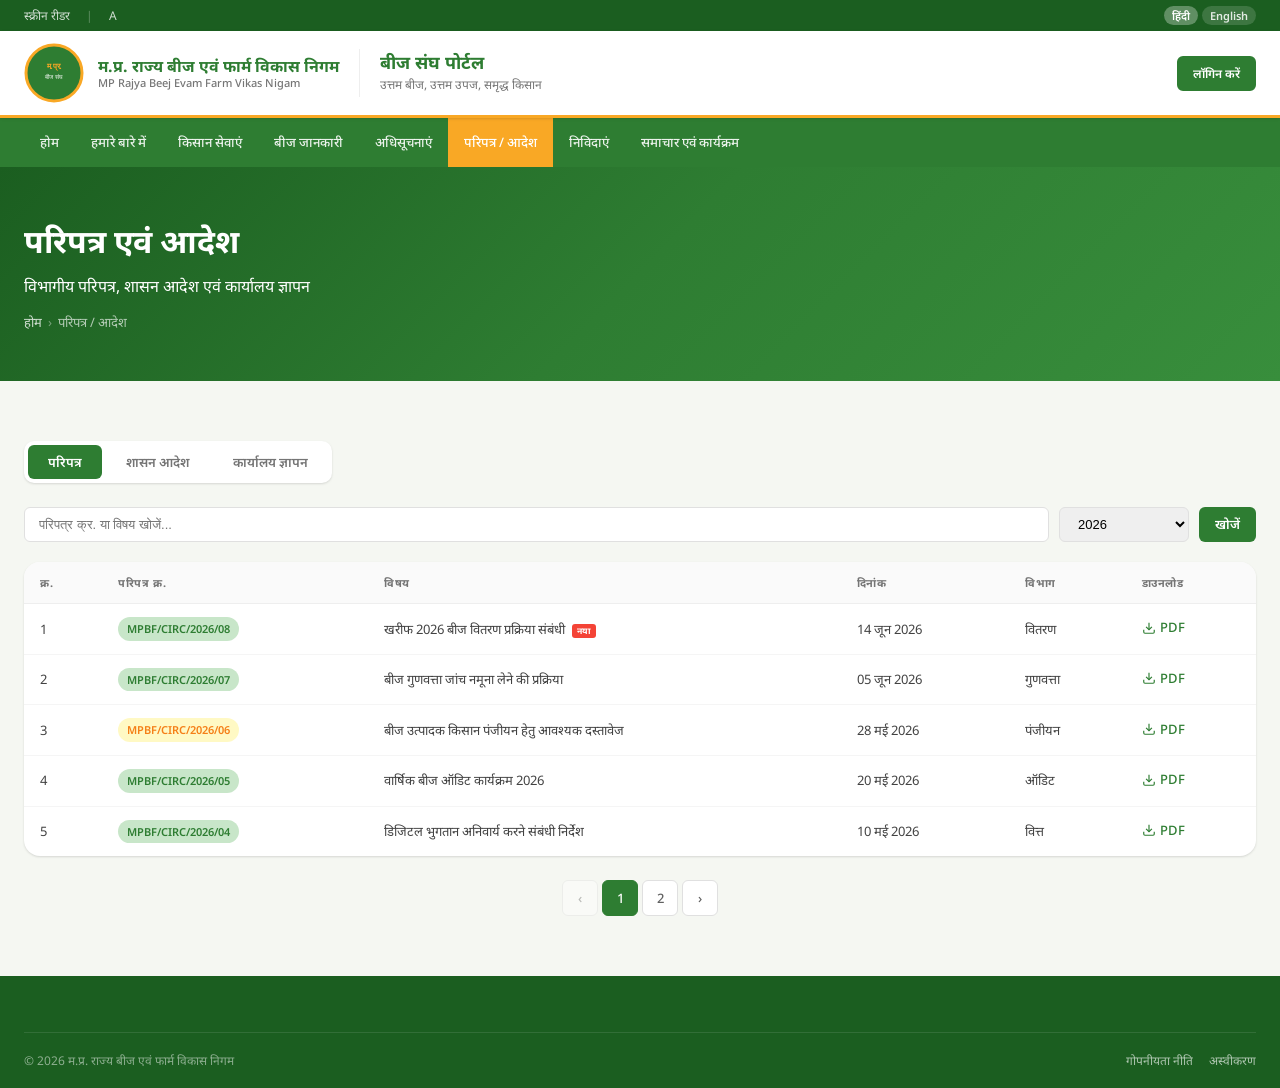
<file: circulars.html>
<!DOCTYPE html>
<html lang="hi">
<head>
<meta charset="UTF-8"/><meta name="viewport" content="width=device-width,initial-scale=1.0"/>
<title>परिपत्र एवं आदेश – बीज संघ</title>
<link rel="stylesheet" href="styles.css"/>
<style>
.page-banner{background:linear-gradient(135deg,#1B5E20,#2E7D32,#388E3C);padding:48px 0;color:#fff;}
.page-banner h1{font-size:2rem;font-weight:700;margin-bottom:8px;}
.breadcrumb-nav{display:flex;align-items:center;gap:6px;font-size:0.8125rem;color:rgba(255,255,255,0.65);margin-top:12px;}
.breadcrumb-nav a{color:rgba(255,255,255,0.8);text-decoration:none;}.breadcrumb-nav .sep{color:rgba(255,255,255,0.4);}
.tab-content{display:none;}.tab-content.active{display:block;}
</style>
</head>
<body>

<div class="utility-bar"><div class="container"><div class="utility-links"><a href="#">स्क्रीन रीडर</a><span class="sep">|</span><a href="#">A</a></div><div class="lang-switch"><button class="lang-btn active">हिंदी</button><button class="lang-btn">English</button></div></div></div>

<header class="site-header"><div class="container"><div class="header-inner">
  <a href="index.html" class="header-logo"><svg viewBox="0 0 60 60" fill="none" class="logo-emblem" aria-label="बीज संघ"><circle cx="30" cy="30" r="28" fill="#2E7D32" stroke="#F9A825" stroke-width="3"/><text x="30" y="26" text-anchor="middle" fill="#F9A825" font-size="8" font-weight="700" font-family="serif">म.प्र.</text><text x="30" y="36" text-anchor="middle" fill="#fff" font-size="5.5" font-family="serif">बीज संघ</text></svg>
  <div class="logo-text"><span class="org-name-hi">म.प्र. राज्य बीज एवं फार्म विकास निगम</span><span class="org-name-en">MP Rajya Beej Evam Farm Vikas Nigam</span></div></a>
  <div class="header-divider"></div>
  <div class="header-title"><h1>बीज संघ पोर्टल</h1><p>उत्तम बीज, उत्तम उपज, समृद्ध किसान</p></div>
  <div class="header-actions"><a href="portal-login.html" class="btn btn-primary btn-sm">लॉगिन करें</a></div>
</div></div></header>

<nav class="main-nav"><div class="container"><ul class="nav-list">
  <li><a href="index.html">होम</a></li><li><a href="about.html">हमारे बारे में</a></li>
  <li><a href="seed-registration.html">किसान सेवाएं</a></li><li><a href="seed-info.html">बीज जानकारी</a></li>
  <li><a href="notifications.html">अधिसूचनाएं</a></li>
  <li><a href="circulars.html" class="active" aria-current="page">परिपत्र / आदेश</a></li>
  <li><a href="tenders.html">निविदाएं</a></li><li><a href="news.html">समाचार एवं कार्यक्रम</a></li>
</ul></div></nav>

<div class="page-banner"><div class="container">
  <h1>परिपत्र एवं आदेश</h1>
  <p>विभागीय परिपत्र, शासन आदेश एवं कार्यालय ज्ञापन</p>
  <nav class="breadcrumb-nav" aria-label="ब्रेडक्रंब"><a href="index.html">होम</a><span class="sep">›</span><span>परिपत्र / आदेश</span></nav>
</div></div>

<main id="main">
<section class="section">
  <div class="container">
    <div class="tender-tabs" role="tablist" aria-label="दस्तावेज प्रकार">
      <button class="tab-btn active" role="tab" aria-selected="true" aria-controls="circulars-tab" id="tab-circulars" onclick="switchTab2('circulars')">परिपत्र</button>
      <button class="tab-btn" role="tab" aria-selected="false" aria-controls="orders-tab" id="tab-orders" onclick="switchTab2('orders')">शासन आदेश</button>
      <button class="tab-btn" role="tab" aria-selected="false" aria-controls="office-tab" id="tab-office" onclick="switchTab2('office')">कार्यालय ज्ञापन</button>
    </div>

    <!-- Search -->
    <div style="display:flex;gap:10px;margin-bottom:20px;flex-wrap:wrap;">
      <input type="search" class="filter-input" placeholder="परिपत्र क्र. या विषय खोजें..." aria-label="खोज" style="flex:1;min-width:200px;"/>
      <select class="filter-input" style="min-width:130px;" aria-label="वर्ष चुनें"><option>सभी वर्ष</option><option selected>2026</option><option>2025</option><option>2024</option></select>
      <button class="filter-btn" aria-label="खोजें">खोजें</button>
    </div>

    <!-- Circulars -->
    <div id="circulars-tab" class="tab-content active" role="tabpanel" aria-labelledby="tab-circulars">
      <div class="notif-table-wrap">
        <table>
          <thead><tr><th>क्र.</th><th>परिपत्र क्र.</th><th>विषय</th><th>दिनांक</th><th>विभाग</th><th>डाउनलोड</th></tr></thead>
          <tbody>
            <tr><td>1</td><td><span class="badge badge-green">MPBF/CIRC/2026/08</span></td><td>खरीफ 2026 बीज वितरण प्रक्रिया संबंधी <span style="background:#F44336;color:#fff;font-size:0.55rem;font-weight:700;padding:1px 5px;border-radius:3px;margin-left:4px;">नया</span></td><td>14 जून 2026</td><td>वितरण</td><td><a href="#" class="download-link" aria-label="PDF डाउनलोड"><svg xmlns="http://www.w3.org/2000/svg" width="14" height="14" viewBox="0 0 24 24" fill="none" stroke="currentColor" stroke-width="2" aria-hidden="true"><path d="M21 15v4a2 2 0 0 1-2 2H5a2 2 0 0 1-2-2v-4"/><polyline points="7 10 12 15 17 10"/><line x1="12" y1="15" x2="12" y2="3"/></svg> PDF</a></td></tr>
            <tr><td>2</td><td><span class="badge badge-green">MPBF/CIRC/2026/07</span></td><td>बीज गुणवत्ता जांच नमूना लेने की प्रक्रिया</td><td>05 जून 2026</td><td>गुणवत्ता</td><td><a href="#" class="download-link" aria-label="PDF डाउनलोड"><svg xmlns="http://www.w3.org/2000/svg" width="14" height="14" viewBox="0 0 24 24" fill="none" stroke="currentColor" stroke-width="2" aria-hidden="true"><path d="M21 15v4a2 2 0 0 1-2 2H5a2 2 0 0 1-2-2v-4"/><polyline points="7 10 12 15 17 10"/><line x1="12" y1="15" x2="12" y2="3"/></svg> PDF</a></td></tr>
            <tr><td>3</td><td><span class="badge badge-yellow">MPBF/CIRC/2026/06</span></td><td>बीज उत्पादक किसान पंजीयन हेतु आवश्यक दस्तावेज</td><td>28 मई 2026</td><td>पंजीयन</td><td><a href="#" class="download-link" aria-label="PDF डाउनलोड"><svg xmlns="http://www.w3.org/2000/svg" width="14" height="14" viewBox="0 0 24 24" fill="none" stroke="currentColor" stroke-width="2" aria-hidden="true"><path d="M21 15v4a2 2 0 0 1-2 2H5a2 2 0 0 1-2-2v-4"/><polyline points="7 10 12 15 17 10"/><line x1="12" y1="15" x2="12" y2="3"/></svg> PDF</a></td></tr>
            <tr><td>4</td><td><span class="badge badge-green">MPBF/CIRC/2026/05</span></td><td>वार्षिक बीज ऑडिट कार्यक्रम 2026</td><td>20 मई 2026</td><td>ऑडिट</td><td><a href="#" class="download-link" aria-label="PDF डाउनलोड"><svg xmlns="http://www.w3.org/2000/svg" width="14" height="14" viewBox="0 0 24 24" fill="none" stroke="currentColor" stroke-width="2" aria-hidden="true"><path d="M21 15v4a2 2 0 0 1-2 2H5a2 2 0 0 1-2-2v-4"/><polyline points="7 10 12 15 17 10"/><line x1="12" y1="15" x2="12" y2="3"/></svg> PDF</a></td></tr>
            <tr><td>5</td><td><span class="badge badge-green">MPBF/CIRC/2026/04</span></td><td>डिजिटल भुगतान अनिवार्य करने संबंधी निर्देश</td><td>10 मई 2026</td><td>वित्त</td><td><a href="#" class="download-link" aria-label="PDF डाउनलोड"><svg xmlns="http://www.w3.org/2000/svg" width="14" height="14" viewBox="0 0 24 24" fill="none" stroke="currentColor" stroke-width="2" aria-hidden="true"><path d="M21 15v4a2 2 0 0 1-2 2H5a2 2 0 0 1-2-2v-4"/><polyline points="7 10 12 15 17 10"/><line x1="12" y1="15" x2="12" y2="3"/></svg> PDF</a></td></tr>
          </tbody>
        </table>
      </div>
    </div>

    <!-- Orders -->
    <div id="orders-tab" class="tab-content" role="tabpanel" aria-labelledby="tab-orders">
      <div class="notif-table-wrap">
        <table>
          <thead><tr><th>क्र.</th><th>आदेश क्र.</th><th>विषय</th><th>दिनांक</th><th>डाउनलोड</th></tr></thead>
          <tbody>
            <tr><td>1</td><td><span class="badge badge-green">MPBF/ORD/2026/05</span></td><td>बीज दर निर्धारण वर्ष 2026-27</td><td>01 अप्रैल 2026</td><td><a href="#" class="download-link" aria-label="PDF डाउनलोड"><svg xmlns="http://www.w3.org/2000/svg" width="14" height="14" viewBox="0 0 24 24" fill="none" stroke="currentColor" stroke-width="2" aria-hidden="true"><path d="M21 15v4a2 2 0 0 1-2 2H5a2 2 0 0 1-2-2v-4"/><polyline points="7 10 12 15 17 10"/><line x1="12" y1="15" x2="12" y2="3"/></svg> PDF</a></td></tr>
            <tr><td>2</td><td><span class="badge badge-yellow">MPBF/ORD/2026/04</span></td><td>बीज प्रमाणन शुल्क संशोधन</td><td>15 मार्च 2026</td><td><a href="#" class="download-link" aria-label="PDF डाउनलोड"><svg xmlns="http://www.w3.org/2000/svg" width="14" height="14" viewBox="0 0 24 24" fill="none" stroke="currentColor" stroke-width="2" aria-hidden="true"><path d="M21 15v4a2 2 0 0 1-2 2H5a2 2 0 0 1-2-2v-4"/><polyline points="7 10 12 15 17 10"/><line x1="12" y1="15" x2="12" y2="3"/></svg> PDF</a></td></tr>
          </tbody>
        </table>
      </div>
    </div>

    <!-- Office Memos -->
    <div id="office-tab" class="tab-content" role="tabpanel" aria-labelledby="tab-office">
      <div class="notif-table-wrap">
        <table>
          <thead><tr><th>क्र.</th><th>ज्ञापन क्र.</th><th>विषय</th><th>दिनांक</th><th>डाउनलोड</th></tr></thead>
          <tbody>
            <tr><td>1</td><td><span class="badge badge-green">MPBF/OM/2026/12</span></td><td>अवकाश कार्यक्रम संशोधन 2026</td><td>10 जून 2026</td><td><a href="#" class="download-link" aria-label="PDF डाउनलोड"><svg xmlns="http://www.w3.org/2000/svg" width="14" height="14" viewBox="0 0 24 24" fill="none" stroke="currentColor" stroke-width="2" aria-hidden="true"><path d="M21 15v4a2 2 0 0 1-2 2H5a2 2 0 0 1-2-2v-4"/><polyline points="7 10 12 15 17 10"/><line x1="12" y1="15" x2="12" y2="3"/></svg> PDF</a></td></tr>
            <tr><td>2</td><td><span class="badge badge-green">MPBF/OM/2026/11</span></td><td>सेवानिवृत्त कर्मचारी पेंशन संशोधन</td><td>01 जून 2026</td><td><a href="#" class="download-link" aria-label="PDF डाउनलोड"><svg xmlns="http://www.w3.org/2000/svg" width="14" height="14" viewBox="0 0 24 24" fill="none" stroke="currentColor" stroke-width="2" aria-hidden="true"><path d="M21 15v4a2 2 0 0 1-2 2H5a2 2 0 0 1-2-2v-4"/><polyline points="7 10 12 15 17 10"/><line x1="12" y1="15" x2="12" y2="3"/></svg> PDF</a></td></tr>
          </tbody>
        </table>
      </div>
    </div>

    <div class="pagination" style="margin-top:24px;" role="navigation" aria-label="पृष्ठ नेविगेशन">
      <button class="page-btn" disabled>‹</button>
      <button class="page-btn active" aria-current="page">1</button>
      <button class="page-btn">2</button>
      <button class="page-btn">›</button>
    </div>
  </div>
</section>
</main>

<footer class="site-footer"><div class="container"><div class="footer-bottom" style="padding:18px 0;border-top:1px solid rgba(255,255,255,0.1);">
  <span>© 2026 म.प्र. राज्य बीज एवं फार्म विकास निगम</span>
  <div style="display:flex;gap:16px;"><a href="#">गोपनीयता नीति</a><a href="#">अस्वीकरण</a></div>
</div></div></footer>

<script>
function switchTab2(tab) {
  ['circulars','orders','office'].forEach(t => {
    document.getElementById('tab-'+t).classList.remove('active');
    document.getElementById('tab-'+t).setAttribute('aria-selected','false');
    document.getElementById(t+'-tab').classList.remove('active');
  });
  document.getElementById('tab-'+tab).classList.add('active');
  document.getElementById('tab-'+tab).setAttribute('aria-selected','true');
  document.getElementById(tab+'-tab').classList.add('active');
}
</script>
</body>
</html>
</file>
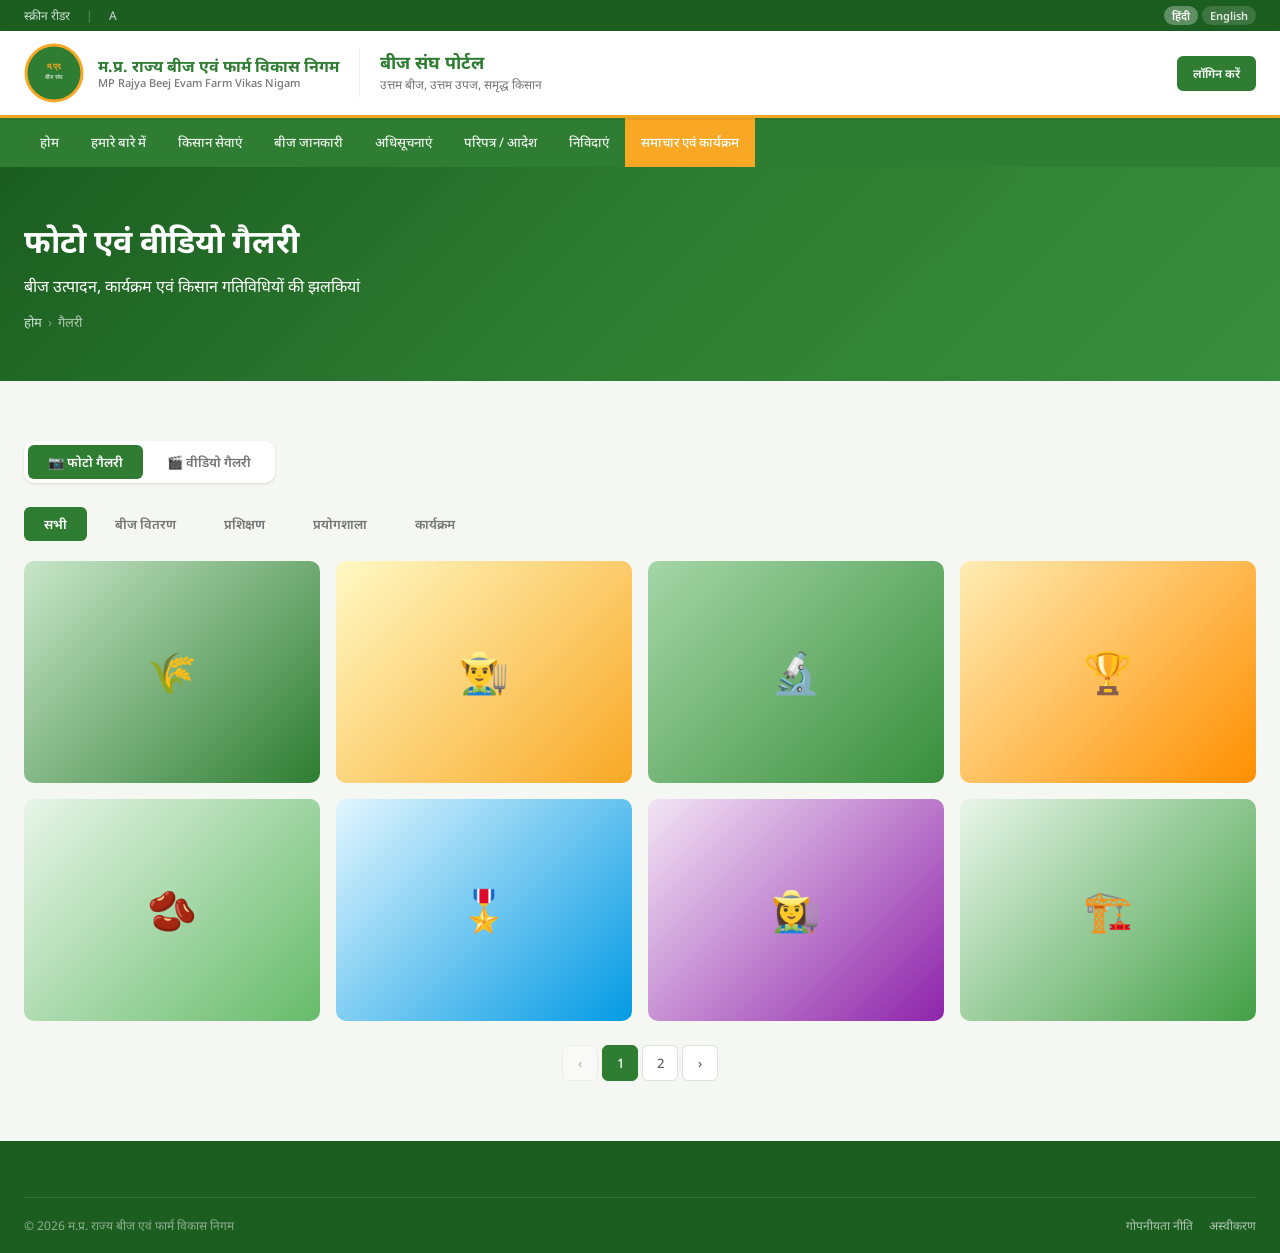
<file: gallery.html>
<!DOCTYPE html>
<html lang="hi">
<head>
<meta charset="UTF-8"/><meta name="viewport" content="width=device-width,initial-scale=1.0"/>
<title>गैलरी – बीज संघ</title>
<link rel="stylesheet" href="styles.css"/>
<style>
.page-banner{background:linear-gradient(135deg,#1B5E20,#2E7D32,#388E3C);padding:48px 0;color:#fff;}
.page-banner h1{font-size:2rem;font-weight:700;margin-bottom:8px;}
.breadcrumb-nav{display:flex;align-items:center;gap:6px;font-size:0.8125rem;color:rgba(255,255,255,0.65);margin-top:12px;}
.breadcrumb-nav a{color:rgba(255,255,255,0.8);text-decoration:none;}.breadcrumb-nav .sep{color:rgba(255,255,255,0.4);}
.tab-content{display:none;}.tab-content.active{display:block;}
.gallery-caption{padding:10px 0;font-size:0.8125rem;color:var(--neutral-600);text-align:center;}
</style>
</head>
<body>
<div class="utility-bar"><div class="container"><div class="utility-links"><a href="#">स्क्रीन रीडर</a><span class="sep">|</span><a href="#">A</a></div><div class="lang-switch"><button class="lang-btn active">हिंदी</button><button class="lang-btn">English</button></div></div></div>
<header class="site-header"><div class="container"><div class="header-inner">
  <a href="index.html" class="header-logo"><svg viewBox="0 0 60 60" fill="none" class="logo-emblem" aria-label="बीज संघ"><circle cx="30" cy="30" r="28" fill="#2E7D32" stroke="#F9A825" stroke-width="3"/><text x="30" y="26" text-anchor="middle" fill="#F9A825" font-size="8" font-weight="700" font-family="serif">म.प्र.</text><text x="30" y="36" text-anchor="middle" fill="#fff" font-size="5.5" font-family="serif">बीज संघ</text></svg>
  <div class="logo-text"><span class="org-name-hi">म.प्र. राज्य बीज एवं फार्म विकास निगम</span><span class="org-name-en">MP Rajya Beej Evam Farm Vikas Nigam</span></div></a>
  <div class="header-divider"></div><div class="header-title"><h1>बीज संघ पोर्टल</h1><p>उत्तम बीज, उत्तम उपज, समृद्ध किसान</p></div>
  <div class="header-actions"><a href="portal-login.html" class="btn btn-primary btn-sm">लॉगिन करें</a></div>
</div></div></header>
<nav class="main-nav"><div class="container"><ul class="nav-list">
  <li><a href="index.html">होम</a></li><li><a href="about.html">हमारे बारे में</a></li>
  <li><a href="seed-registration.html">किसान सेवाएं</a></li><li><a href="seed-info.html">बीज जानकारी</a></li>
  <li><a href="notifications.html">अधिसूचनाएं</a></li><li><a href="circulars.html">परिपत्र / आदेश</a></li>
  <li><a href="tenders.html">निविदाएं</a></li>
  <li><a href="news.html" class="active">समाचार एवं कार्यक्रम</a></li>
</ul></div></nav>
<div class="page-banner"><div class="container">
  <h1>फोटो एवं वीडियो गैलरी</h1>
  <p>बीज उत्पादन, कार्यक्रम एवं किसान गतिविधियों की झलकियां</p>
  <nav class="breadcrumb-nav" aria-label="ब्रेडक्रंब"><a href="index.html">होम</a><span class="sep">›</span><span>गैलरी</span></nav>
</div></div>

<main id="main">
<section class="section">
  <div class="container">
    <div class="tender-tabs" role="tablist" aria-label="गैलरी प्रकार">
      <button class="tab-btn active" role="tab" aria-selected="true" aria-controls="photo-tab" id="tab-photo" onclick="switchGallery('photo')">📷 फोटो गैलरी</button>
      <button class="tab-btn" role="tab" aria-selected="false" aria-controls="video-tab" id="tab-video" onclick="switchGallery('video')">🎬 वीडियो गैलरी</button>
    </div>

    <!-- Photo Gallery -->
    <div id="photo-tab" class="tab-content active" role="tabpanel" aria-labelledby="tab-photo">
      <div style="display:flex;gap:8px;flex-wrap:wrap;margin-bottom:20px;" role="group" aria-label="श्रेणी फ़िल्टर">
        <button class="tab-btn active" onclick="filterGallery(this,'all')">सभी</button>
        <button class="tab-btn" onclick="filterGallery(this,'biz')">बीज वितरण</button>
        <button class="tab-btn" onclick="filterGallery(this,'train')">प्रशिक्षण</button>
        <button class="tab-btn" onclick="filterGallery(this,'lab')">प्रयोगशाला</button>
        <button class="tab-btn" onclick="filterGallery(this,'event')">कार्यक्रम</button>
      </div>
      <div style="display:grid;grid-template-columns:repeat(4,1fr);gap:16px;">
        <div class="gallery-item" data-cat="biz"><div style="width:100%;height:100%;background:linear-gradient(135deg,#C8E6C9,#2E7D32);display:flex;align-items:center;justify-content:center;font-size:2.5rem;" aria-label="बीज वितरण शिविर 2026">🌾</div><div class="gallery-overlay"><svg xmlns="http://www.w3.org/2000/svg" width="28" height="28" viewBox="0 0 24 24" fill="none" stroke="#fff" stroke-width="2" aria-hidden="true"><circle cx="11" cy="11" r="8"/><path d="m21 21-4.35-4.35"/><path d="M11 8v6M8 11h6"/></svg></div></div>
        <div class="gallery-item" data-cat="train"><div style="width:100%;height:100%;background:linear-gradient(135deg,#FFF9C4,#F9A825);display:flex;align-items:center;justify-content:center;font-size:2.5rem;" aria-label="किसान प्रशिक्षण कार्यशाला">👨‍🌾</div><div class="gallery-overlay"><svg xmlns="http://www.w3.org/2000/svg" width="28" height="28" viewBox="0 0 24 24" fill="none" stroke="#fff" stroke-width="2" aria-hidden="true"><circle cx="11" cy="11" r="8"/><path d="m21 21-4.35-4.35"/><path d="M11 8v6M8 11h6"/></svg></div></div>
        <div class="gallery-item" data-cat="lab"><div style="width:100%;height:100%;background:linear-gradient(135deg,#A5D6A7,#388E3C);display:flex;align-items:center;justify-content:center;font-size:2.5rem;" aria-label="NABL बीज परीक्षण प्रयोगशाला">🔬</div><div class="gallery-overlay"><svg xmlns="http://www.w3.org/2000/svg" width="28" height="28" viewBox="0 0 24 24" fill="none" stroke="#fff" stroke-width="2" aria-hidden="true"><circle cx="11" cy="11" r="8"/><path d="m21 21-4.35-4.35"/><path d="M11 8v6M8 11h6"/></svg></div></div>
        <div class="gallery-item" data-cat="event"><div style="width:100%;height:100%;background:linear-gradient(135deg,#FFECB3,#FF8F00);display:flex;align-items:center;justify-content:center;font-size:2.5rem;" aria-label="बीज मेला 2026">🏆</div><div class="gallery-overlay"><svg xmlns="http://www.w3.org/2000/svg" width="28" height="28" viewBox="0 0 24 24" fill="none" stroke="#fff" stroke-width="2" aria-hidden="true"><circle cx="11" cy="11" r="8"/><path d="m21 21-4.35-4.35"/><path d="M11 8v6M8 11h6"/></svg></div></div>
        <div class="gallery-item" data-cat="biz"><div style="width:100%;height:100%;background:linear-gradient(135deg,#E8F5E9,#66BB6A);display:flex;align-items:center;justify-content:center;font-size:2.5rem;" aria-label="सोयाबीन बीज वितरण">🫘</div><div class="gallery-overlay"><svg xmlns="http://www.w3.org/2000/svg" width="28" height="28" viewBox="0 0 24 24" fill="none" stroke="#fff" stroke-width="2" aria-hidden="true"><circle cx="11" cy="11" r="8"/><path d="m21 21-4.35-4.35"/><path d="M11 8v6M8 11h6"/></svg></div></div>
        <div class="gallery-item" data-cat="event"><div style="width:100%;height:100%;background:linear-gradient(135deg,#E1F5FE,#039BE5);display:flex;align-items:center;justify-content:center;font-size:2.5rem;" aria-label="किसान दिवस समारोह">🎖️</div><div class="gallery-overlay"><svg xmlns="http://www.w3.org/2000/svg" width="28" height="28" viewBox="0 0 24 24" fill="none" stroke="#fff" stroke-width="2" aria-hidden="true"><circle cx="11" cy="11" r="8"/><path d="m21 21-4.35-4.35"/><path d="M11 8v6M8 11h6"/></svg></div></div>
        <div class="gallery-item" data-cat="train"><div style="width:100%;height:100%;background:linear-gradient(135deg,#F3E5F5,#8E24AA);display:flex;align-items:center;justify-content:center;font-size:2.5rem;" aria-label="महिला किसान प्रशिक्षण">👩‍🌾</div><div class="gallery-overlay"><svg xmlns="http://www.w3.org/2000/svg" width="28" height="28" viewBox="0 0 24 24" fill="none" stroke="#fff" stroke-width="2" aria-hidden="true"><circle cx="11" cy="11" r="8"/><path d="m21 21-4.35-4.35"/><path d="M11 8v6M8 11h6"/></svg></div></div>
        <div class="gallery-item" data-cat="lab"><div style="width:100%;height:100%;background:linear-gradient(135deg,#E8F5E9,#43A047);display:flex;align-items:center;justify-content:center;font-size:2.5rem;" aria-label="बीज प्रसंस्करण संयंत्र">🏗️</div><div class="gallery-overlay"><svg xmlns="http://www.w3.org/2000/svg" width="28" height="28" viewBox="0 0 24 24" fill="none" stroke="#fff" stroke-width="2" aria-hidden="true"><circle cx="11" cy="11" r="8"/><path d="m21 21-4.35-4.35"/><path d="M11 8v6M8 11h6"/></svg></div></div>
      </div>
      <div class="pagination" style="margin-top:24px;" role="navigation" aria-label="पृष्ठ नेविगेशन">
        <button class="page-btn" disabled>‹</button>
        <button class="page-btn active" aria-current="page">1</button>
        <button class="page-btn">2</button>
        <button class="page-btn">›</button>
      </div>
    </div>

    <!-- Video Gallery -->
    <div id="video-tab" class="tab-content" role="tabpanel" aria-labelledby="tab-video">
      <div style="display:grid;grid-template-columns:repeat(3,1fr);gap:20px;">
        <div style="background:#fff;border-radius:14px;overflow:hidden;box-shadow:0 2px 8px rgba(0,0,0,0.06);">
          <div style="height:180px;background:linear-gradient(135deg,#1B5E20,#388E3C);display:flex;align-items:center;justify-content:center;position:relative;">
            <span style="font-size:3rem;" aria-hidden="true">🌾</span>
            <div style="position:absolute;inset:0;display:flex;align-items:center;justify-content:center;background:rgba(0,0,0,0.2);">
              <button style="width:52px;height:52px;border-radius:50%;background:rgba(255,255,255,0.95);border:none;cursor:pointer;font-size:1.25rem;" aria-label="वीडियो चलाएं">▶️</button>
            </div>
          </div>
          <div style="padding:14px;"><div style="font-size:0.9rem;font-weight:700;color:var(--neutral-900);margin-bottom:4px;">उन्नत गेहूं बीज उत्पादन तकनीक</div><div style="font-size:0.75rem;color:var(--neutral-500);">⏱ 8:42 | 📅 जून 2026 | 👁 1.2K व्यूज</div></div>
        </div>
        <div style="background:#fff;border-radius:14px;overflow:hidden;box-shadow:0 2px 8px rgba(0,0,0,0.06);">
          <div style="height:180px;background:linear-gradient(135deg,#E65100,#F9A825);display:flex;align-items:center;justify-content:center;position:relative;">
            <span style="font-size:3rem;" aria-hidden="true">🫘</span>
            <div style="position:absolute;inset:0;display:flex;align-items:center;justify-content:center;background:rgba(0,0,0,0.2);">
              <button style="width:52px;height:52px;border-radius:50%;background:rgba(255,255,255,0.95);border:none;cursor:pointer;font-size:1.25rem;" aria-label="वीडियो चलाएं">▶️</button>
            </div>
          </div>
          <div style="padding:14px;"><div style="font-size:0.9rem;font-weight:700;color:var(--neutral-900);margin-bottom:4px;">सोयाबीन बीज: किस्म चयन गाइड</div><div style="font-size:0.75rem;color:var(--neutral-500);">⏱ 12:15 | 📅 मई 2026 | 👁 2.4K व्यूज</div></div>
        </div>
        <div style="background:#fff;border-radius:14px;overflow:hidden;box-shadow:0 2px 8px rgba(0,0,0,0.06);">
          <div style="height:180px;background:linear-gradient(135deg,#283593,#3949AB);display:flex;align-items:center;justify-content:center;position:relative;">
            <span style="font-size:3rem;" aria-hidden="true">🔬</span>
            <div style="position:absolute;inset:0;display:flex;align-items:center;justify-content:center;background:rgba(0,0,0,0.2);">
              <button style="width:52px;height:52px;border-radius:50%;background:rgba(255,255,255,0.95);border:none;cursor:pointer;font-size:1.25rem;" aria-label="वीडियो चलाएं">▶️</button>
            </div>
          </div>
          <div style="padding:14px;"><div style="font-size:0.9rem;font-weight:700;color:var(--neutral-900);margin-bottom:4px;">बीज अंकुरण परीक्षण: घर पर कैसे करें</div><div style="font-size:0.75rem;color:var(--neutral-500);">⏱ 5:30 | 📅 अप्रैल 2026 | 👁 3.8K व्यूज</div></div>
        </div>
      </div>
    </div>
  </div>
</section>
</main>

<footer class="site-footer"><div class="container"><div class="footer-bottom" style="padding:18px 0;border-top:1px solid rgba(255,255,255,0.1);">
  <span>© 2026 म.प्र. राज्य बीज एवं फार्म विकास निगम</span>
  <div style="display:flex;gap:16px;"><a href="#">गोपनीयता नीति</a><a href="#">अस्वीकरण</a></div>
</div></div></footer>

<script>
function switchGallery(tab) {
  ['photo','video'].forEach(t => {
    document.getElementById('tab-'+t).classList.remove('active');
    document.getElementById('tab-'+t).setAttribute('aria-selected','false');
    document.getElementById(t+'-tab').classList.remove('active');
  });
  document.getElementById('tab-'+tab).classList.add('active');
  document.getElementById('tab-'+tab).setAttribute('aria-selected','true');
  document.getElementById(tab+'-tab').classList.add('active');
}
function filterGallery(btn, cat) {
  document.querySelectorAll('[onclick*="filterGallery"]').forEach(b => b.classList.remove('active'));
  btn.classList.add('active');
  document.querySelectorAll('.gallery-item[data-cat]').forEach(item => {
    item.style.display = (cat === 'all' || item.dataset.cat === cat) ? '' : 'none';
  });
}
</script>
</body>
</html>
</file>
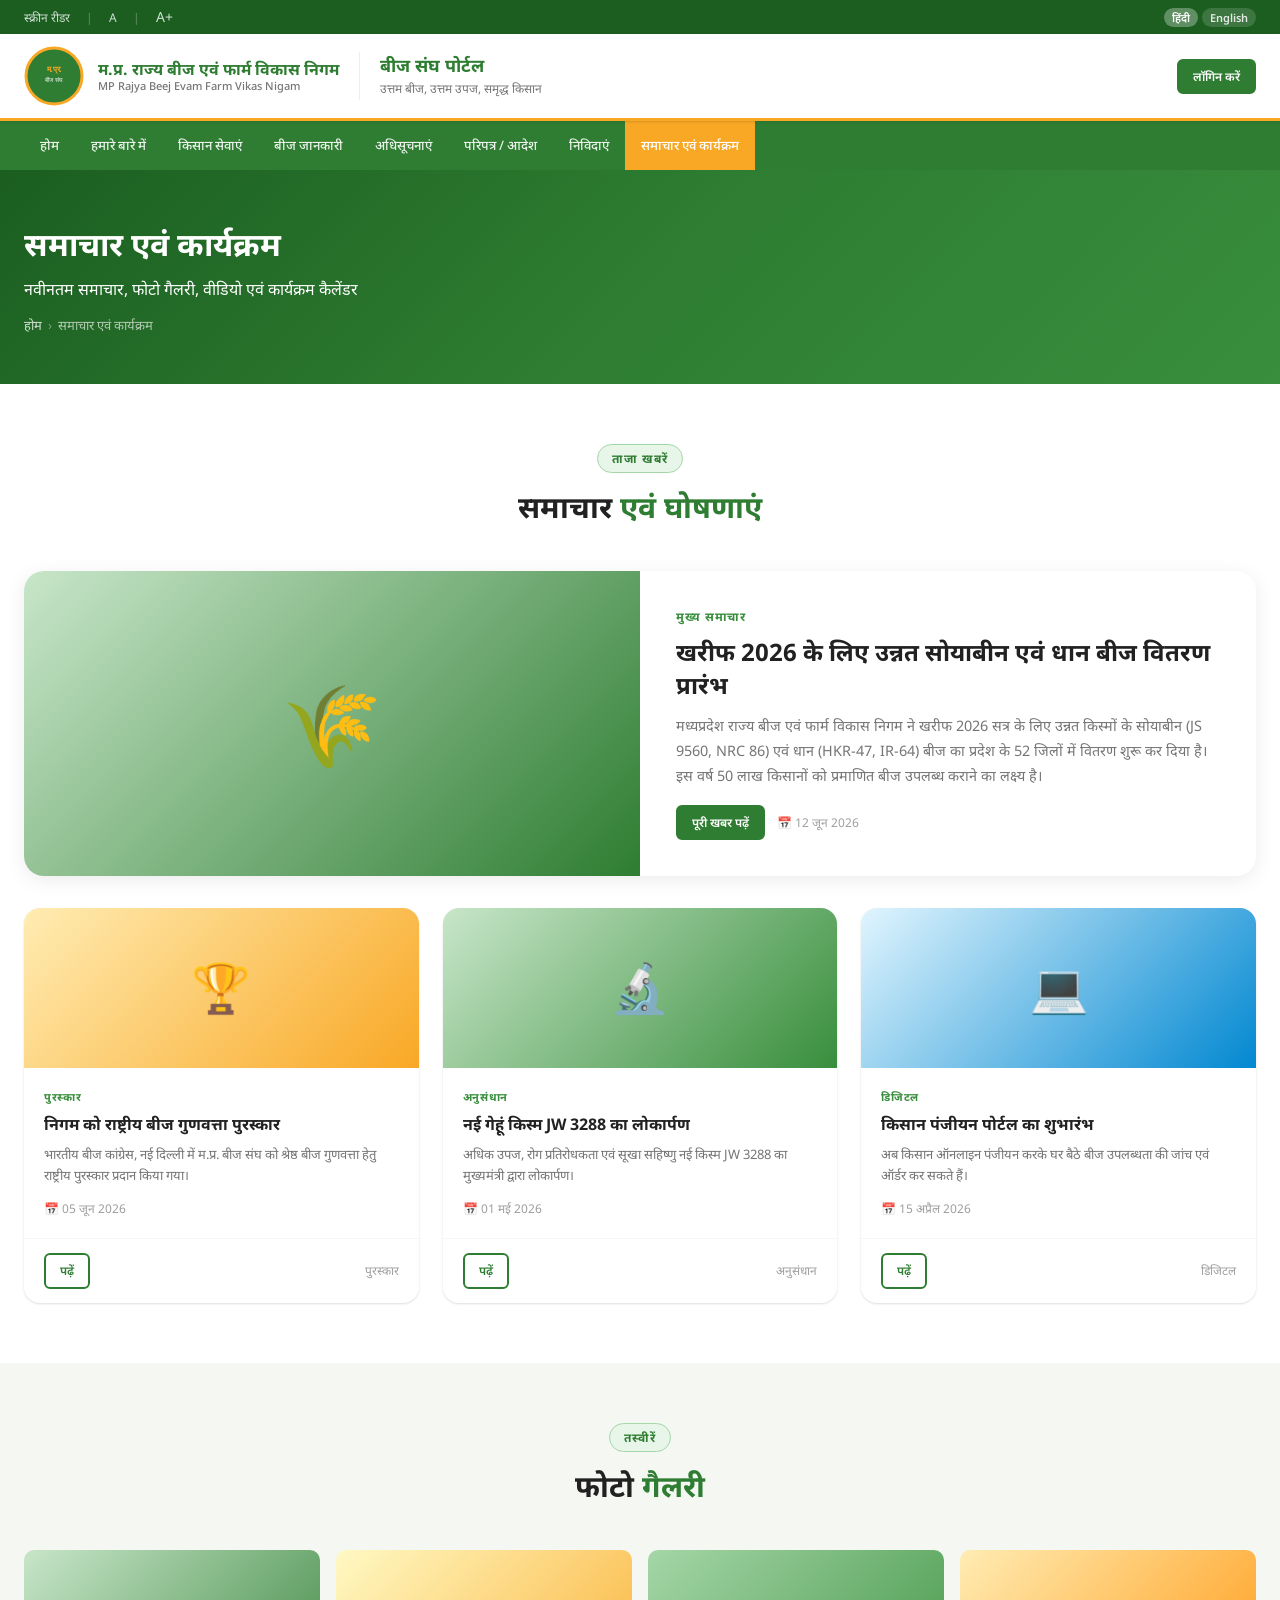
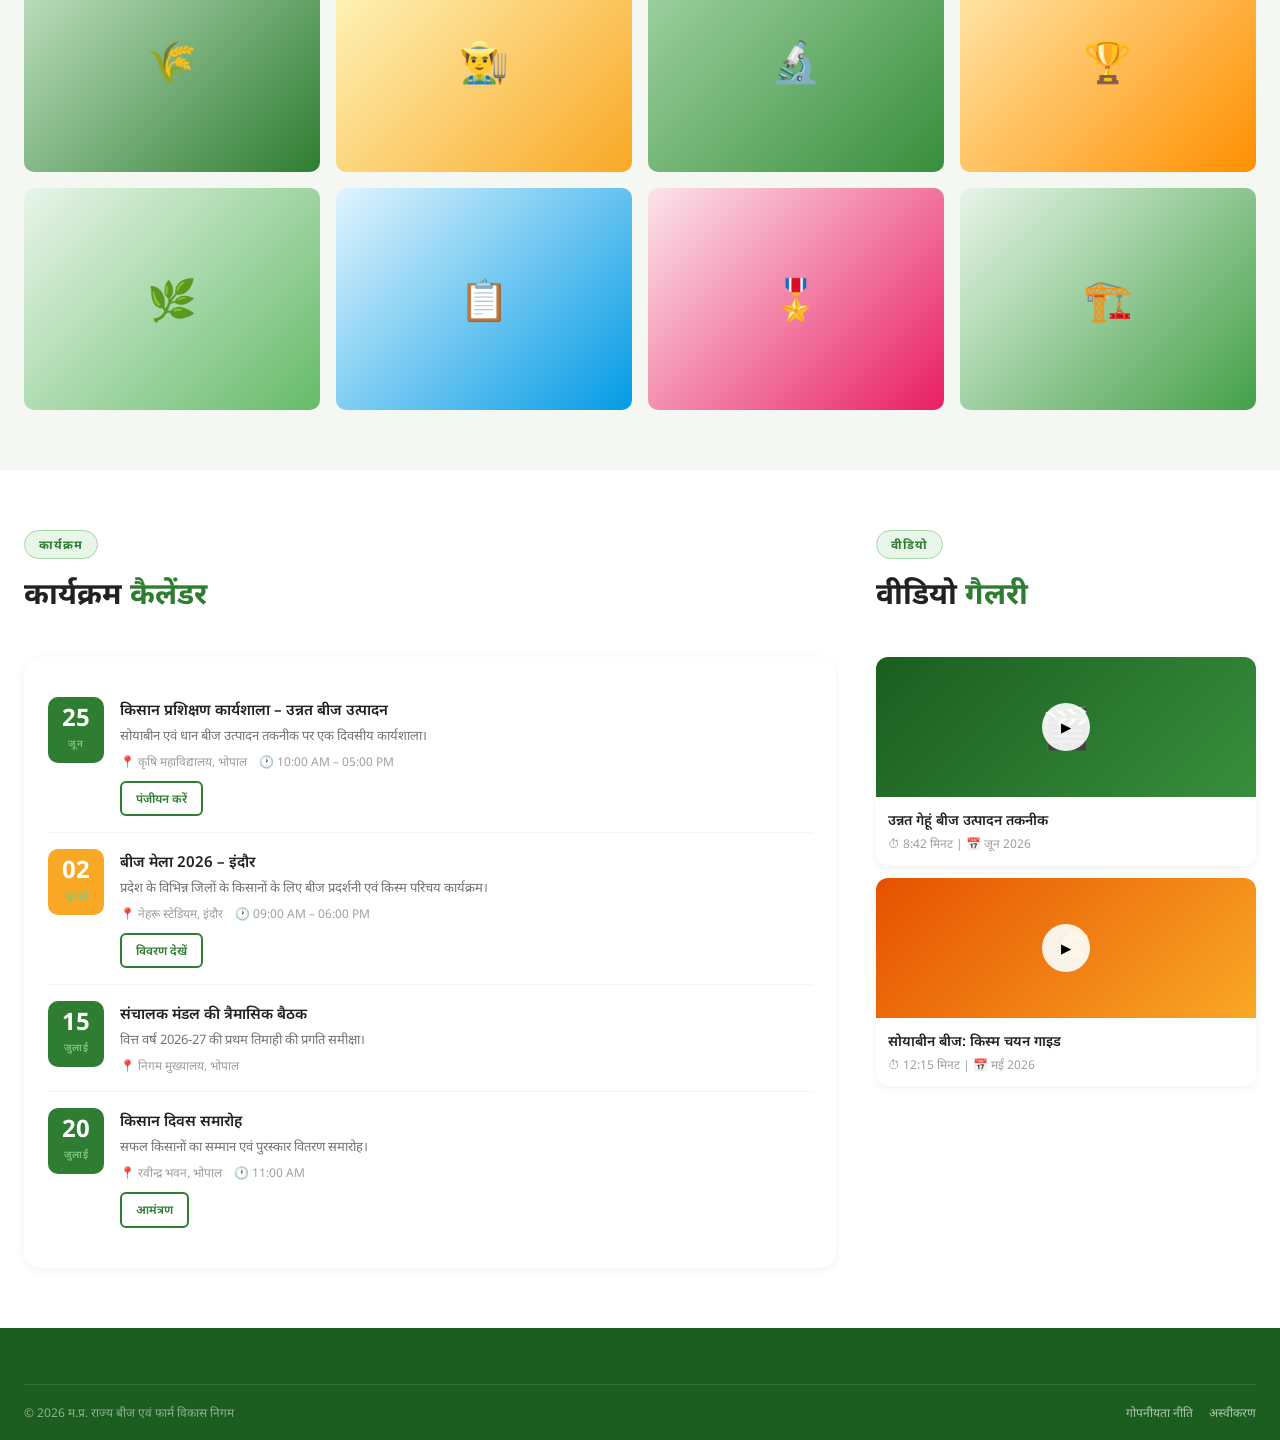
<file: news.html>
<!DOCTYPE html>
<html lang="hi">
<head>
<meta charset="UTF-8"/><meta name="viewport" content="width=device-width,initial-scale=1.0"/>
<title>समाचार एवं कार्यक्रम – बीज संघ</title>
<link rel="stylesheet" href="styles.css"/>
<style>
.page-banner{background:linear-gradient(135deg,#1B5E20,#2E7D32,#388E3C);padding:48px 0;color:#fff;}
.page-banner h1{font-size:2rem;font-weight:700;margin-bottom:8px;}
.breadcrumb-nav{display:flex;align-items:center;gap:6px;font-size:0.8125rem;color:rgba(255,255,255,0.65);margin-top:12px;}
.breadcrumb-nav a{color:rgba(255,255,255,0.8);text-decoration:none;}.breadcrumb-nav .sep{color:rgba(255,255,255,0.4);}
.news-featured{background:#fff;border-radius:20px;overflow:hidden;box-shadow:0 4px 20px rgba(0,0,0,0.08);display:grid;grid-template-columns:1fr 1fr;margin-bottom:32px;}
.news-featured-img{background:linear-gradient(135deg,#C8E6C9,#2E7D32);display:flex;align-items:center;justify-content:center;font-size:5rem;min-height:300px;}
.news-featured-body{padding:36px;}
.news-featured-body .card-tag{font-size:0.75rem;font-weight:700;text-transform:uppercase;color:var(--green-700);margin-bottom:10px;letter-spacing:0.06em;}
.news-featured-body h2{font-size:1.5rem;font-weight:700;color:var(--neutral-900);margin-bottom:12px;line-height:1.35;}
.news-featured-body p{font-size:0.9rem;color:var(--neutral-600);line-height:1.75;margin-bottom:16px;}
</style>
</head>
<body>

<div class="utility-bar"><div class="container"><div class="utility-links"><a href="#">स्क्रीन रीडर</a><span class="sep">|</span><a href="#">A</a><span class="sep">|</span><a href="#" style="font-size:0.875rem">A+</a></div><div class="lang-switch"><button class="lang-btn active">हिंदी</button><button class="lang-btn">English</button></div></div></div>

<header class="site-header"><div class="container"><div class="header-inner">
  <a href="index.html" class="header-logo"><svg viewBox="0 0 60 60" fill="none" class="logo-emblem" aria-label="बीज संघ"><circle cx="30" cy="30" r="28" fill="#2E7D32" stroke="#F9A825" stroke-width="3"/><text x="30" y="26" text-anchor="middle" fill="#F9A825" font-size="8" font-weight="700" font-family="serif">म.प्र.</text><text x="30" y="36" text-anchor="middle" fill="#fff" font-size="5.5" font-family="serif">बीज संघ</text></svg>
  <div class="logo-text"><span class="org-name-hi">म.प्र. राज्य बीज एवं फार्म विकास निगम</span><span class="org-name-en">MP Rajya Beej Evam Farm Vikas Nigam</span></div></a>
  <div class="header-divider"></div>
  <div class="header-title"><h1>बीज संघ पोर्टल</h1><p>उत्तम बीज, उत्तम उपज, समृद्ध किसान</p></div>
  <div class="header-actions"><a href="portal-login.html" class="btn btn-primary btn-sm">लॉगिन करें</a></div>
</div></div></header>

<nav class="main-nav"><div class="container"><ul class="nav-list">
  <li><a href="index.html">होम</a></li><li><a href="about.html">हमारे बारे में</a></li>
  <li><a href="seed-registration.html">किसान सेवाएं</a></li><li><a href="seed-info.html">बीज जानकारी</a></li>
  <li><a href="notifications.html">अधिसूचनाएं</a></li><li><a href="circulars.html">परिपत्र / आदेश</a></li>
  <li><a href="tenders.html">निविदाएं</a></li>
  <li><a href="news.html" class="active" aria-current="page">समाचार एवं कार्यक्रम</a></li>
</ul></div></nav>

<div class="page-banner"><div class="container">
  <h1>समाचार एवं कार्यक्रम</h1>
  <p>नवीनतम समाचार, फोटो गैलरी, वीडियो एवं कार्यक्रम कैलेंडर</p>
  <nav class="breadcrumb-nav" aria-label="ब्रेडक्रंब"><a href="index.html">होम</a><span class="sep">›</span><span>समाचार एवं कार्यक्रम</span></nav>
</div></div>

<main id="main">

<!-- News Section -->
<section class="section section-alt" aria-labelledby="news-heading">
  <div class="container">
    <div class="section-header">
      <span class="section-tag">ताजा खबरें</span>
      <h2 class="section-title" id="news-heading">समाचार <span>एवं घोषणाएं</span></h2>
    </div>
    <!-- Featured News -->
    <div class="news-featured">
      <div class="news-featured-img" aria-hidden="true">🌾</div>
      <div class="news-featured-body">
        <div class="card-tag">मुख्य समाचार</div>
        <h2>खरीफ 2026 के लिए उन्नत सोयाबीन एवं धान बीज वितरण प्रारंभ</h2>
        <p>मध्यप्रदेश राज्य बीज एवं फार्म विकास निगम ने खरीफ 2026 सत्र के लिए उन्नत किस्मों के सोयाबीन (JS 9560, NRC 86) एवं धान (HKR-47, IR-64) बीज का प्रदेश के 52 जिलों में वितरण शुरू कर दिया है। इस वर्ष 50 लाख किसानों को प्रमाणित बीज उपलब्ध कराने का लक्ष्य है।</p>
        <div style="display:flex;align-items:center;gap:12px;">
          <a href="#" class="btn btn-primary btn-sm">पूरी खबर पढ़ें</a>
          <span style="font-size:0.75rem;color:var(--neutral-500);">📅 12 जून 2026</span>
        </div>
      </div>
    </div>
    <!-- News Grid -->
    <div class="cards-grid cards-grid-3">
      <div class="card">
        <div style="height:160px;background:linear-gradient(135deg,#FFECB3,#F9A825);display:flex;align-items:center;justify-content:center;font-size:3rem;" aria-hidden="true">🏆</div>
        <div class="card-body">
          <div class="card-tag">पुरस्कार</div>
          <h3 class="card-title">निगम को राष्ट्रीय बीज गुणवत्ता पुरस्कार</h3>
          <p class="card-desc">भारतीय बीज कांग्रेस, नई दिल्ली में म.प्र. बीज संघ को श्रेष्ठ बीज गुणवत्ता हेतु राष्ट्रीय पुरस्कार प्रदान किया गया।</p>
          <div class="card-meta"><span>📅 05 जून 2026</span></div>
        </div>
        <div class="card-footer"><a href="#" class="btn btn-outline-green btn-sm">पढ़ें</a><span style="font-size:0.75rem;color:var(--neutral-500);">पुरस्कार</span></div>
      </div>
      <div class="card">
        <div style="height:160px;background:linear-gradient(135deg,#C8E6C9,#388E3C);display:flex;align-items:center;justify-content:center;font-size:3rem;" aria-hidden="true">🔬</div>
        <div class="card-body">
          <div class="card-tag">अनुसंधान</div>
          <h3 class="card-title">नई गेहूं किस्म JW 3288 का लोकार्पण</h3>
          <p class="card-desc">अधिक उपज, रोग प्रतिरोधकता एवं सूखा सहिष्णु नई किस्म JW 3288 का मुख्यमंत्री द्वारा लोकार्पण।</p>
          <div class="card-meta"><span>📅 01 मई 2026</span></div>
        </div>
        <div class="card-footer"><a href="#" class="btn btn-outline-green btn-sm">पढ़ें</a><span style="font-size:0.75rem;color:var(--neutral-500);">अनुसंधान</span></div>
      </div>
      <div class="card">
        <div style="height:160px;background:linear-gradient(135deg,#E1F5FE,#0288D1);display:flex;align-items:center;justify-content:center;font-size:3rem;" aria-hidden="true">💻</div>
        <div class="card-body">
          <div class="card-tag">डिजिटल</div>
          <h3 class="card-title">किसान पंजीयन पोर्टल का शुभारंभ</h3>
          <p class="card-desc">अब किसान ऑनलाइन पंजीयन करके घर बैठे बीज उपलब्धता की जांच एवं ऑर्डर कर सकते हैं।</p>
          <div class="card-meta"><span>📅 15 अप्रैल 2026</span></div>
        </div>
        <div class="card-footer"><a href="#" class="btn btn-outline-green btn-sm">पढ़ें</a><span style="font-size:0.75rem;color:var(--neutral-500);">डिजिटल</span></div>
      </div>
    </div>
  </div>
</section>

<!-- Photo Gallery -->
<section class="section" id="gallery" aria-labelledby="gallery-heading">
  <div class="container">
    <div class="section-header">
      <span class="section-tag">तस्वीरें</span>
      <h2 class="section-title" id="gallery-heading">फोटो <span>गैलरी</span></h2>
    </div>
    <div class="gallery-grid">
      <div class="gallery-item"><div style="width:100%;height:100%;background:linear-gradient(135deg,#C8E6C9,#2E7D32);display:flex;align-items:center;justify-content:center;font-size:2.5rem;" aria-label="बीज वितरण शिविर">🌾</div><div class="gallery-overlay"><svg xmlns="http://www.w3.org/2000/svg" width="28" height="28" viewBox="0 0 24 24" fill="none" stroke="#fff" stroke-width="2" aria-hidden="true"><circle cx="11" cy="11" r="8"/><path d="m21 21-4.35-4.35"/><path d="M11 8v6M8 11h6"/></svg></div></div>
      <div class="gallery-item"><div style="width:100%;height:100%;background:linear-gradient(135deg,#FFF9C4,#F9A825);display:flex;align-items:center;justify-content:center;font-size:2.5rem;" aria-label="किसान प्रशिक्षण">👨‍🌾</div><div class="gallery-overlay"><svg xmlns="http://www.w3.org/2000/svg" width="28" height="28" viewBox="0 0 24 24" fill="none" stroke="#fff" stroke-width="2" aria-hidden="true"><circle cx="11" cy="11" r="8"/><path d="m21 21-4.35-4.35"/><path d="M11 8v6M8 11h6"/></svg></div></div>
      <div class="gallery-item"><div style="width:100%;height:100%;background:linear-gradient(135deg,#A5D6A7,#388E3C);display:flex;align-items:center;justify-content:center;font-size:2.5rem;" aria-label="बीज परीक्षण">🔬</div><div class="gallery-overlay"><svg xmlns="http://www.w3.org/2000/svg" width="28" height="28" viewBox="0 0 24 24" fill="none" stroke="#fff" stroke-width="2" aria-hidden="true"><circle cx="11" cy="11" r="8"/><path d="m21 21-4.35-4.35"/><path d="M11 8v6M8 11h6"/></svg></div></div>
      <div class="gallery-item"><div style="width:100%;height:100%;background:linear-gradient(135deg,#FFECB3,#FF8F00);display:flex;align-items:center;justify-content:center;font-size:2.5rem;" aria-label="बीज मेला">🏆</div><div class="gallery-overlay"><svg xmlns="http://www.w3.org/2000/svg" width="28" height="28" viewBox="0 0 24 24" fill="none" stroke="#fff" stroke-width="2" aria-hidden="true"><circle cx="11" cy="11" r="8"/><path d="m21 21-4.35-4.35"/><path d="M11 8v6M8 11h6"/></svg></div></div>
      <div class="gallery-item"><div style="width:100%;height:100%;background:linear-gradient(135deg,#E8F5E9,#66BB6A);display:flex;align-items:center;justify-content:center;font-size:2.5rem;" aria-label="फसल प्रदर्शनी">🌿</div><div class="gallery-overlay"><svg xmlns="http://www.w3.org/2000/svg" width="28" height="28" viewBox="0 0 24 24" fill="none" stroke="#fff" stroke-width="2" aria-hidden="true"><circle cx="11" cy="11" r="8"/><path d="m21 21-4.35-4.35"/><path d="M11 8v6M8 11h6"/></svg></div></div>
      <div class="gallery-item"><div style="width:100%;height:100%;background:linear-gradient(135deg,#E1F5FE,#039BE5);display:flex;align-items:center;justify-content:center;font-size:2.5rem;" aria-label="किसान गोष्ठी">📋</div><div class="gallery-overlay"><svg xmlns="http://www.w3.org/2000/svg" width="28" height="28" viewBox="0 0 24 24" fill="none" stroke="#fff" stroke-width="2" aria-hidden="true"><circle cx="11" cy="11" r="8"/><path d="m21 21-4.35-4.35"/><path d="M11 8v6M8 11h6"/></svg></div></div>
      <div class="gallery-item"><div style="width:100%;height:100%;background:linear-gradient(135deg,#FCE4EC,#E91E63);display:flex;align-items:center;justify-content:center;font-size:2.5rem;" aria-label="पुरस्कार समारोह">🎖️</div><div class="gallery-overlay"><svg xmlns="http://www.w3.org/2000/svg" width="28" height="28" viewBox="0 0 24 24" fill="none" stroke="#fff" stroke-width="2" aria-hidden="true"><circle cx="11" cy="11" r="8"/><path d="m21 21-4.35-4.35"/><path d="M11 8v6M8 11h6"/></svg></div></div>
      <div class="gallery-item"><div style="width:100%;height:100%;background:linear-gradient(135deg,#E8F5E9,#43A047);display:flex;align-items:center;justify-content:center;font-size:2.5rem;" aria-label="बीज भंडारण">🏗️</div><div class="gallery-overlay"><svg xmlns="http://www.w3.org/2000/svg" width="28" height="28" viewBox="0 0 24 24" fill="none" stroke="#fff" stroke-width="2" aria-hidden="true"><circle cx="11" cy="11" r="8"/><path d="m21 21-4.35-4.35"/><path d="M11 8v6M8 11h6"/></svg></div></div>
    </div>
  </div>
</section>

<!-- Event Calendar -->
<section class="section section-alt" id="events" aria-labelledby="events-heading">
  <div class="container">
    <div style="display:grid;grid-template-columns:1fr 380px;gap:40px;align-items:start;">
      <div>
        <div class="section-header" style="text-align:left;">
          <span class="section-tag">कार्यक्रम</span>
          <h2 class="section-title" id="events-heading">कार्यक्रम <span>कैलेंडर</span></h2>
        </div>
        <div style="background:#fff;border-radius:16px;padding:24px;box-shadow:0 2px 8px rgba(0,0,0,0.06);">
          <div class="event-item">
            <div class="event-date-box"><span class="day">25</span><span class="month">जून</span></div>
            <div class="event-body">
              <div class="event-title">किसान प्रशिक्षण कार्यशाला – उन्नत बीज उत्पादन</div>
              <div class="event-desc">सोयाबीन एवं धान बीज उत्पादन तकनीक पर एक दिवसीय कार्यशाला।</div>
              <div class="event-meta"><span>📍 कृषि महाविद्यालय, भोपाल</span><span>🕐 10:00 AM – 05:00 PM</span></div>
              <a href="#" class="btn btn-outline-green btn-sm" style="margin-top:10px;">पंजीयन करें</a>
            </div>
          </div>
          <div class="event-item">
            <div class="event-date-box" style="background:var(--yellow-700);"><span class="day">02</span><span class="month">जुलाई</span></div>
            <div class="event-body">
              <div class="event-title">बीज मेला 2026 – इंदौर</div>
              <div class="event-desc">प्रदेश के विभिन्न जिलों के किसानों के लिए बीज प्रदर्शनी एवं किस्म परिचय कार्यक्रम।</div>
              <div class="event-meta"><span>📍 नेहरू स्टेडियम, इंदौर</span><span>🕐 09:00 AM – 06:00 PM</span></div>
              <a href="#" class="btn btn-outline-green btn-sm" style="margin-top:10px;">विवरण देखें</a>
            </div>
          </div>
          <div class="event-item">
            <div class="event-date-box"><span class="day">15</span><span class="month">जुलाई</span></div>
            <div class="event-body">
              <div class="event-title">संचालक मंडल की त्रैमासिक बैठक</div>
              <div class="event-desc">वित्त वर्ष 2026-27 की प्रथम तिमाही की प्रगति समीक्षा।</div>
              <div class="event-meta"><span>📍 निगम मुख्यालय, भोपाल</span></div>
            </div>
          </div>
          <div class="event-item">
            <div class="event-date-box"><span class="day">20</span><span class="month">जुलाई</span></div>
            <div class="event-body">
              <div class="event-title">किसान दिवस समारोह</div>
              <div class="event-desc">सफल किसानों का सम्मान एवं पुरस्कार वितरण समारोह।</div>
              <div class="event-meta"><span>📍 रवीन्द्र भवन, भोपाल</span><span>🕐 11:00 AM</span></div>
              <a href="#" class="btn btn-outline-green btn-sm" style="margin-top:10px;">आमंत्रण</a>
            </div>
          </div>
        </div>
      </div>
      <!-- Video Gallery -->
      <div>
        <div class="section-header" style="text-align:left;">
          <span class="section-tag">वीडियो</span>
          <h2 class="section-title">वीडियो <span>गैलरी</span></h2>
        </div>
        <div style="display:flex;flex-direction:column;gap:12px;">
          <div style="background:#fff;border-radius:12px;overflow:hidden;box-shadow:0 2px 8px rgba(0,0,0,0.06);">
            <div style="height:140px;background:linear-gradient(135deg,#1B5E20,#388E3C);display:flex;align-items:center;justify-content:center;position:relative;">
              <span style="font-size:2.5rem;" aria-hidden="true">🎬</span>
              <div style="position:absolute;inset:0;display:flex;align-items:center;justify-content:center;">
                <button style="width:48px;height:48px;border-radius:50%;background:rgba(255,255,255,0.9);border:none;cursor:pointer;display:flex;align-items:center;justify-content:center;" aria-label="वीडियो चलाएं">▶️</button>
              </div>
            </div>
            <div style="padding:12px;"><div style="font-size:0.875rem;font-weight:600;color:var(--neutral-900);">उन्नत गेहूं बीज उत्पादन तकनीक</div><div style="font-size:0.75rem;color:var(--neutral-500);margin-top:3px;">⏱ 8:42 मिनट | 📅 जून 2026</div></div>
          </div>
          <div style="background:#fff;border-radius:12px;overflow:hidden;box-shadow:0 2px 8px rgba(0,0,0,0.06);">
            <div style="height:140px;background:linear-gradient(135deg,#E65100,#F9A825);display:flex;align-items:center;justify-content:center;position:relative;">
              <span style="font-size:2.5rem;" aria-hidden="true">🌾</span>
              <div style="position:absolute;inset:0;display:flex;align-items:center;justify-content:center;">
                <button style="width:48px;height:48px;border-radius:50%;background:rgba(255,255,255,0.9);border:none;cursor:pointer;display:flex;align-items:center;justify-content:center;" aria-label="वीडियो चलाएं">▶️</button>
              </div>
            </div>
            <div style="padding:12px;"><div style="font-size:0.875rem;font-weight:600;color:var(--neutral-900);">सोयाबीन बीज: किस्म चयन गाइड</div><div style="font-size:0.75rem;color:var(--neutral-500);margin-top:3px;">⏱ 12:15 मिनट | 📅 मई 2026</div></div>
          </div>
        </div>
      </div>
    </div>
  </div>
</section>

</main>

<footer class="site-footer"><div class="container"><div class="footer-bottom" style="padding:18px 0;border-top:1px solid rgba(255,255,255,0.1);">
  <span>© 2026 म.प्र. राज्य बीज एवं फार्म विकास निगम</span>
  <div style="display:flex;gap:16px;"><a href="#">गोपनीयता नीति</a><a href="#">अस्वीकरण</a></div>
</div></div></footer>
</body>
</html>
</file>
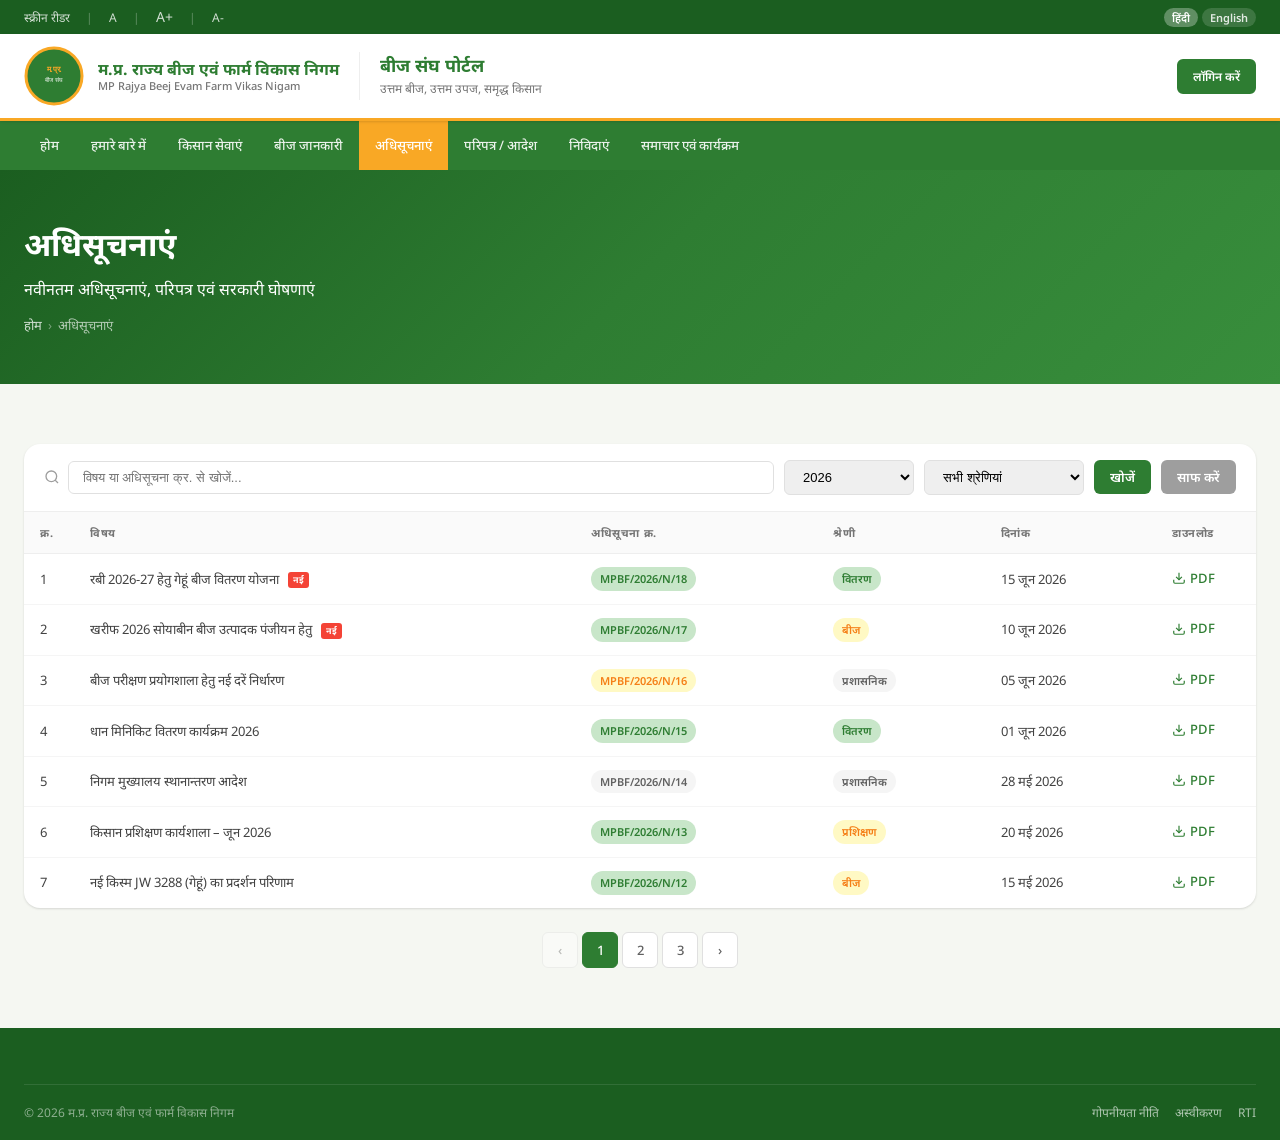
<file: notifications.html>
<!DOCTYPE html>
<html lang="hi">
<head>
<meta charset="UTF-8"/><meta name="viewport" content="width=device-width,initial-scale=1.0"/>
<title>अधिसूचनाएं – बीज संघ</title>
<link rel="stylesheet" href="styles.css"/>
<style>
.page-banner{background:linear-gradient(135deg,#1B5E20,#2E7D32,#388E3C);padding:48px 0;color:#fff;}
.page-banner h1{font-size:2rem;font-weight:700;margin-bottom:8px;}
.breadcrumb-nav{display:flex;align-items:center;gap:6px;font-size:0.8125rem;color:rgba(255,255,255,0.65);margin-top:12px;}
.breadcrumb-nav a{color:rgba(255,255,255,0.8);text-decoration:none;}
.breadcrumb-nav .sep{color:rgba(255,255,255,0.4);}
.notif-new{display:inline-block;background:#F44336;color:#fff;font-size:0.5625rem;font-weight:700;padding:1px 5px;border-radius:3px;margin-left:6px;vertical-align:middle;text-transform:uppercase;}
</style>
</head>
<body>

<div class="utility-bar"><div class="container"><div class="utility-links"><a href="#">स्क्रीन रीडर</a><span class="sep">|</span><a href="#">A</a><span class="sep">|</span><a href="#" style="font-size:0.875rem">A+</a><span class="sep">|</span><a href="#" style="font-size:0.75rem">A-</a></div><div class="lang-switch"><button class="lang-btn active">हिंदी</button><button class="lang-btn">English</button></div></div></div>

<header class="site-header"><div class="container"><div class="header-inner">
  <a href="index.html" class="header-logo"><svg viewBox="0 0 60 60" fill="none" class="logo-emblem" aria-label="बीज संघ"><circle cx="30" cy="30" r="28" fill="#2E7D32" stroke="#F9A825" stroke-width="3"/><text x="30" y="26" text-anchor="middle" fill="#F9A825" font-size="8" font-weight="700" font-family="serif">म.प्र.</text><text x="30" y="36" text-anchor="middle" fill="#fff" font-size="5.5" font-family="serif">बीज संघ</text></svg>
  <div class="logo-text"><span class="org-name-hi">म.प्र. राज्य बीज एवं फार्म विकास निगम</span><span class="org-name-en">MP Rajya Beej Evam Farm Vikas Nigam</span></div></a>
  <div class="header-divider"></div>
  <div class="header-title"><h1>बीज संघ पोर्टल</h1><p>उत्तम बीज, उत्तम उपज, समृद्ध किसान</p></div>
  <div class="header-actions"><a href="portal-login.html" class="btn btn-primary btn-sm">लॉगिन करें</a></div>
</div></div></header>

<nav class="main-nav"><div class="container"><ul class="nav-list">
  <li><a href="index.html">होम</a></li>
  <li><a href="about.html">हमारे बारे में</a></li>
  <li><a href="seed-registration.html">किसान सेवाएं</a></li>
  <li><a href="seed-info.html">बीज जानकारी</a></li>
  <li><a href="notifications.html" class="active" aria-current="page">अधिसूचनाएं</a></li>
  <li><a href="circulars.html">परिपत्र / आदेश</a></li>
  <li><a href="tenders.html">निविदाएं</a></li>
  <li><a href="news.html">समाचार एवं कार्यक्रम</a></li>
</ul></div></nav>

<div class="page-banner"><div class="container">
  <h1>अधिसूचनाएं</h1>
  <p>नवीनतम अधिसूचनाएं, परिपत्र एवं सरकारी घोषणाएं</p>
  <nav class="breadcrumb-nav" aria-label="ब्रेडक्रंब"><a href="index.html">होम</a><span class="sep">›</span><span>अधिसूचनाएं</span></nav>
</div></div>

<main id="main">
<section class="section">
  <div class="container">
    <!-- Filters -->
    <div class="notif-table-wrap">
      <div class="notif-filters" role="search" aria-label="अधिसूचना फ़िल्टर">
        <div style="display:flex;align-items:center;gap:8px;flex:1;">
          <svg xmlns="http://www.w3.org/2000/svg" width="16" height="16" viewBox="0 0 24 24" fill="none" stroke="#9E9E9E" stroke-width="2" aria-hidden="true"><circle cx="11" cy="11" r="8"/><path d="m21 21-4.35-4.35"/></svg>
          <input type="search" class="filter-input" placeholder="विषय या अधिसूचना क्र. से खोजें..." aria-label="अधिसूचना खोज" style="flex:1;" id="notifSearch"/>
        </div>
        <select class="filter-input" style="min-width:130px;" aria-label="वर्ष चुनें" id="yearFilter">
          <option value="">सभी वर्ष</option>
          <option value="2026" selected>2026</option>
          <option value="2025">2025</option>
          <option value="2024">2024</option>
          <option value="2023">2023</option>
        </select>
        <select class="filter-input" style="min-width:160px;" aria-label="श्रेणी चुनें" id="catFilter">
          <option value="">सभी श्रेणियां</option>
          <option value="बीज">बीज संबंधी</option>
          <option value="प्रशिक्षण">प्रशिक्षण</option>
          <option value="वितरण">वितरण</option>
          <option value="प्रशासनिक">प्रशासनिक</option>
        </select>
        <button class="filter-btn" onclick="filterNotifs()" aria-label="खोजें">खोजें</button>
        <button class="filter-btn" style="background:var(--neutral-500);" onclick="clearFilters()" aria-label="साफ करें">साफ करें</button>
      </div>
      <table id="notifTable">
        <thead>
          <tr>
            <th style="width:50px;">क्र.</th>
            <th>विषय</th>
            <th>अधिसूचना क्र.</th>
            <th>श्रेणी</th>
            <th>दिनांक</th>
            <th style="width:100px;">डाउनलोड</th>
          </tr>
        </thead>
        <tbody>
          <tr>
            <td>1</td>
            <td>रबी 2026-27 हेतु गेहूं बीज वितरण योजना <span class="notif-new" aria-label="नई">नई</span></td>
            <td><span class="badge badge-green">MPBF/2026/N/18</span></td>
            <td><span class="badge badge-green">वितरण</span></td>
            <td>15 जून 2026</td>
            <td><a href="#" class="download-link" aria-label="PDF डाउनलोड करें"><svg xmlns="http://www.w3.org/2000/svg" width="14" height="14" viewBox="0 0 24 24" fill="none" stroke="currentColor" stroke-width="2" aria-hidden="true"><path d="M21 15v4a2 2 0 0 1-2 2H5a2 2 0 0 1-2-2v-4"/><polyline points="7 10 12 15 17 10"/><line x1="12" y1="15" x2="12" y2="3"/></svg> PDF</a></td>
          </tr>
          <tr>
            <td>2</td>
            <td>खरीफ 2026 सोयाबीन बीज उत्पादक पंजीयन हेतु <span class="notif-new" aria-label="नई">नई</span></td>
            <td><span class="badge badge-green">MPBF/2026/N/17</span></td>
            <td><span class="badge badge-yellow">बीज</span></td>
            <td>10 जून 2026</td>
            <td><a href="#" class="download-link" aria-label="PDF डाउनलोड करें"><svg xmlns="http://www.w3.org/2000/svg" width="14" height="14" viewBox="0 0 24 24" fill="none" stroke="currentColor" stroke-width="2" aria-hidden="true"><path d="M21 15v4a2 2 0 0 1-2 2H5a2 2 0 0 1-2-2v-4"/><polyline points="7 10 12 15 17 10"/><line x1="12" y1="15" x2="12" y2="3"/></svg> PDF</a></td>
          </tr>
          <tr>
            <td>3</td>
            <td>बीज परीक्षण प्रयोगशाला हेतु नई दरें निर्धारण</td>
            <td><span class="badge badge-yellow">MPBF/2026/N/16</span></td>
            <td><span class="badge badge-gray">प्रशासनिक</span></td>
            <td>05 जून 2026</td>
            <td><a href="#" class="download-link" aria-label="PDF डाउनलोड करें"><svg xmlns="http://www.w3.org/2000/svg" width="14" height="14" viewBox="0 0 24 24" fill="none" stroke="currentColor" stroke-width="2" aria-hidden="true"><path d="M21 15v4a2 2 0 0 1-2 2H5a2 2 0 0 1-2-2v-4"/><polyline points="7 10 12 15 17 10"/><line x1="12" y1="15" x2="12" y2="3"/></svg> PDF</a></td>
          </tr>
          <tr>
            <td>4</td>
            <td>धान मिनिकिट वितरण कार्यक्रम 2026</td>
            <td><span class="badge badge-green">MPBF/2026/N/15</span></td>
            <td><span class="badge badge-green">वितरण</span></td>
            <td>01 जून 2026</td>
            <td><a href="#" class="download-link" aria-label="PDF डाउनलोड करें"><svg xmlns="http://www.w3.org/2000/svg" width="14" height="14" viewBox="0 0 24 24" fill="none" stroke="currentColor" stroke-width="2" aria-hidden="true"><path d="M21 15v4a2 2 0 0 1-2 2H5a2 2 0 0 1-2-2v-4"/><polyline points="7 10 12 15 17 10"/><line x1="12" y1="15" x2="12" y2="3"/></svg> PDF</a></td>
          </tr>
          <tr>
            <td>5</td>
            <td>निगम मुख्यालय स्थानान्तरण आदेश</td>
            <td><span class="badge badge-gray">MPBF/2026/N/14</span></td>
            <td><span class="badge badge-gray">प्रशासनिक</span></td>
            <td>28 मई 2026</td>
            <td><a href="#" class="download-link" aria-label="PDF डाउनलोड करें"><svg xmlns="http://www.w3.org/2000/svg" width="14" height="14" viewBox="0 0 24 24" fill="none" stroke="currentColor" stroke-width="2" aria-hidden="true"><path d="M21 15v4a2 2 0 0 1-2 2H5a2 2 0 0 1-2-2v-4"/><polyline points="7 10 12 15 17 10"/><line x1="12" y1="15" x2="12" y2="3"/></svg> PDF</a></td>
          </tr>
          <tr>
            <td>6</td>
            <td>किसान प्रशिक्षण कार्यशाला – जून 2026</td>
            <td><span class="badge badge-green">MPBF/2026/N/13</span></td>
            <td><span class="badge badge-yellow">प्रशिक्षण</span></td>
            <td>20 मई 2026</td>
            <td><a href="#" class="download-link" aria-label="PDF डाउनलोड करें"><svg xmlns="http://www.w3.org/2000/svg" width="14" height="14" viewBox="0 0 24 24" fill="none" stroke="currentColor" stroke-width="2" aria-hidden="true"><path d="M21 15v4a2 2 0 0 1-2 2H5a2 2 0 0 1-2-2v-4"/><polyline points="7 10 12 15 17 10"/><line x1="12" y1="15" x2="12" y2="3"/></svg> PDF</a></td>
          </tr>
          <tr>
            <td>7</td>
            <td>नई किस्म JW 3288 (गेहूं) का प्रदर्शन परिणाम</td>
            <td><span class="badge badge-green">MPBF/2026/N/12</span></td>
            <td><span class="badge badge-yellow">बीज</span></td>
            <td>15 मई 2026</td>
            <td><a href="#" class="download-link" aria-label="PDF डाउनलोड करें"><svg xmlns="http://www.w3.org/2000/svg" width="14" height="14" viewBox="0 0 24 24" fill="none" stroke="currentColor" stroke-width="2" aria-hidden="true"><path d="M21 15v4a2 2 0 0 1-2 2H5a2 2 0 0 1-2-2v-4"/><polyline points="7 10 12 15 17 10"/><line x1="12" y1="15" x2="12" y2="3"/></svg> PDF</a></td>
          </tr>
        </tbody>
      </table>
    </div>
    <div class="pagination" role="navigation" aria-label="पृष्ठ नेविगेशन">
      <button class="page-btn" disabled aria-label="पिछला पृष्ठ">‹</button>
      <button class="page-btn active" aria-current="page" aria-label="पृष्ठ 1">1</button>
      <button class="page-btn" aria-label="पृष्ठ 2">2</button>
      <button class="page-btn" aria-label="पृष्ठ 3">3</button>
      <button class="page-btn" aria-label="अगला पृष्ठ">›</button>
    </div>
  </div>
</section>
</main>

<footer class="site-footer"><div class="container">
  <div class="footer-bottom" style="padding:18px 0;border-top:1px solid rgba(255,255,255,0.1);">
    <span>© 2026 म.प्र. राज्य बीज एवं फार्म विकास निगम</span>
    <div style="display:flex;gap:16px;"><a href="#">गोपनीयता नीति</a><a href="#">अस्वीकरण</a><a href="#">RTI</a></div>
  </div>
</div></footer>

<script>
function filterNotifs() {
  const search = document.getElementById('notifSearch').value.toLowerCase();
  const year = document.getElementById('yearFilter').value;
  const cat = document.getElementById('catFilter').value;
  const rows = document.querySelectorAll('#notifTable tbody tr');
  rows.forEach(row => {
    const text = row.textContent.toLowerCase();
    const matchSearch = !search || text.includes(search);
    const matchYear = !year || text.includes(year);
    const matchCat = !cat || text.includes(cat);
    row.style.display = (matchSearch && matchYear && matchCat) ? '' : 'none';
  });
}
function clearFilters() {
  document.getElementById('notifSearch').value = '';
  document.getElementById('yearFilter').value = '';
  document.getElementById('catFilter').value = '';
  document.querySelectorAll('#notifTable tbody tr').forEach(r => r.style.display = '');
}
document.getElementById('notifSearch').addEventListener('input', filterNotifs);
</script>
</body>
</html>
</file>
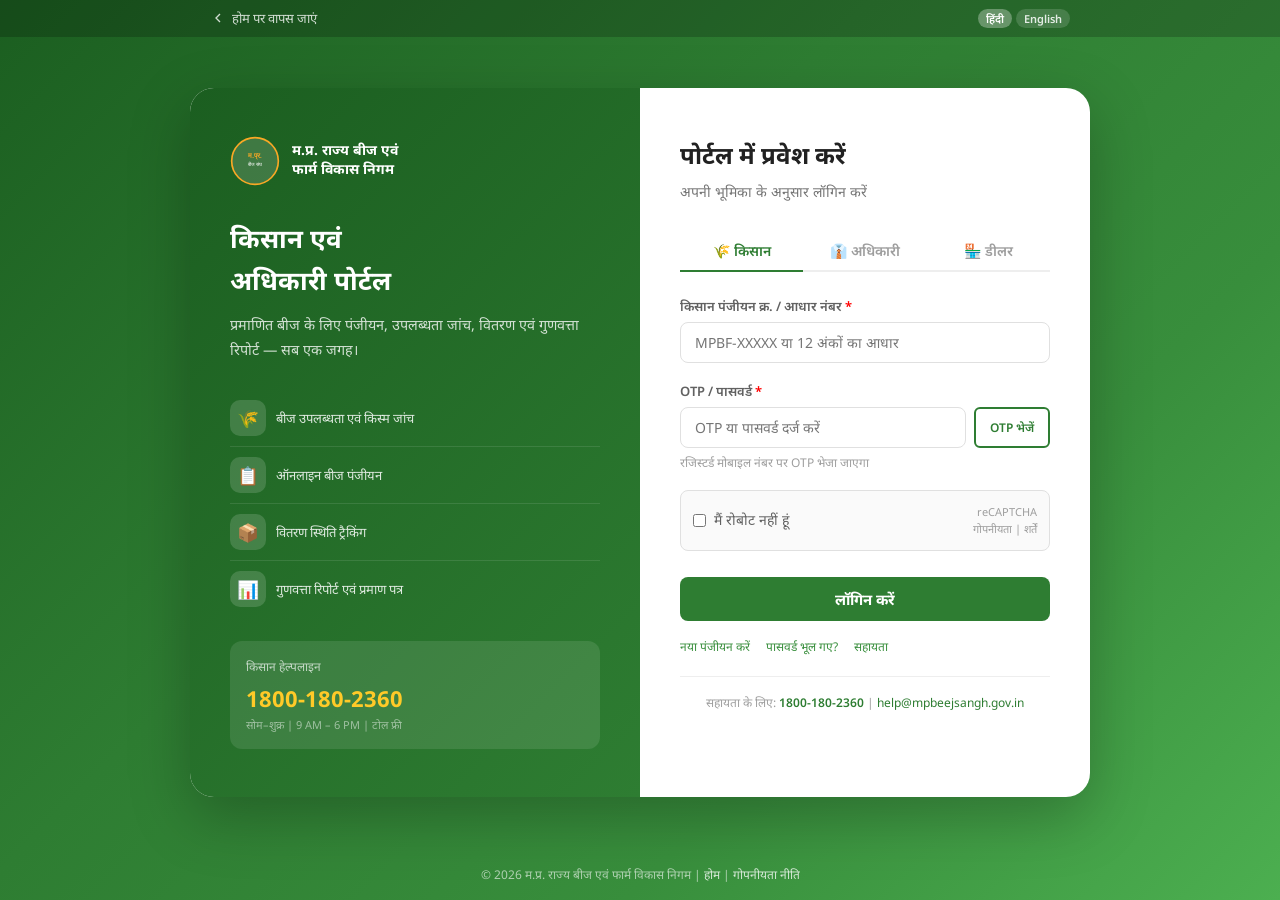
<file: portal-login.html>
<!DOCTYPE html>
<html lang="hi">
<head>
<meta charset="UTF-8"/><meta name="viewport" content="width=device-width,initial-scale=1.0"/>
<title>पोर्टल लॉगिन – बीज संघ</title>
<link rel="stylesheet" href="styles.css"/>
<style>
body{background:linear-gradient(135deg,#1B5E20 0%,#2E7D32 40%,#388E3C 70%,#4CAF50 100%);min-height:100vh;display:flex;flex-direction:column;}
.login-container{flex:1;display:flex;align-items:center;justify-content:center;padding:40px 20px;}
.login-card{background:#fff;border-radius:24px;box-shadow:0 20px 60px rgba(0,0,0,0.25);overflow:hidden;width:100%;max-width:900px;display:grid;grid-template-columns:1fr 1fr;}
.login-left{background:linear-gradient(135deg,#1B5E20,#2E7D32);padding:48px 40px;display:flex;flex-direction:column;justify-content:space-between;color:#fff;}
.login-left-logo{display:flex;align-items:center;gap:12px;margin-bottom:32px;}
.login-left-logo svg{width:50px;height:50px;}
.login-left h2{font-size:1.625rem;font-weight:700;margin-bottom:12px;}
.login-left p{font-size:0.9rem;color:rgba(255,255,255,0.8);line-height:1.7;margin-bottom:28px;}
.login-feature{display:flex;align-items:center;gap:10px;padding:10px 0;border-bottom:1px solid rgba(255,255,255,0.1);}
.login-feature:last-child{border-bottom:none;}
.login-feature-icon{width:36px;height:36px;border-radius:10px;background:rgba(255,255,255,0.15);display:flex;align-items:center;justify-content:center;flex-shrink:0;font-size:1.1rem;}
.login-feature-text{font-size:0.8125rem;color:rgba(255,255,255,0.85);}
.login-right{padding:48px 40px;}
.login-right h3{font-size:1.5rem;font-weight:700;color:var(--neutral-900);margin-bottom:6px;}
.login-right p{font-size:0.875rem;color:var(--neutral-600);margin-bottom:28px;}
.login-tabs{display:flex;gap:0;margin-bottom:24px;border-bottom:2px solid var(--neutral-200);}
.login-tab{flex:1;padding:10px;border:none;background:none;font-size:0.875rem;font-weight:600;color:var(--neutral-500);cursor:pointer;border-bottom:2px solid transparent;margin-bottom:-2px;transition:all var(--transition);}
.login-tab.active{color:var(--green-800);border-bottom-color:var(--green-800);}
.form-group{display:flex;flex-direction:column;gap:5px;margin-bottom:18px;}
.form-label{font-size:0.8125rem;font-weight:600;color:var(--neutral-700);}
.form-input{padding:10px 14px;border:1.5px solid var(--neutral-300);border-radius:8px;font-size:0.875rem;font-family:inherit;outline:none;transition:border-color var(--transition);}
.form-input:focus{border-color:var(--green-600);}
.form-hint{font-size:0.75rem;color:var(--neutral-500);}
.login-btn{width:100%;padding:12px;background:var(--green-800);color:#fff;border:none;border-radius:8px;font-size:0.9375rem;font-weight:700;cursor:pointer;transition:background var(--transition);margin-top:8px;}
.login-btn:hover{background:var(--green-900);}
.divider{display:flex;align-items:center;gap:12px;margin:20px 0;color:var(--neutral-400);font-size:0.75rem;}
.divider::before,.divider::after{content:'';flex:1;height:1px;background:var(--neutral-200);}
.captcha-box{border:1.5px solid var(--neutral-300);border-radius:8px;padding:12px;display:flex;align-items:center;justify-content:space-between;background:var(--neutral-50);margin-bottom:18px;}
.captcha-check{display:flex;align-items:center;gap:8px;font-size:0.875rem;color:var(--neutral-700);cursor:pointer;}
.help-links{display:flex;gap:16px;font-size:0.75rem;margin-top:16px;flex-wrap:wrap;}
.help-links a{color:var(--green-700);}
.tab-panel{display:none;}.tab-panel.active{display:block;}
@media(max-width:640px){.login-card{grid-template-columns:1fr;}.login-left{padding:32px 24px;}.login-right{padding:32px 24px;}}
</style>
</head>
<body>

<!-- Top Bar -->
<div style="background:rgba(0,0,0,0.2);padding:8px 0;">
  <div style="max-width:900px;margin:0 auto;padding:0 20px;display:flex;justify-content:space-between;align-items:center;">
    <a href="index.html" style="color:rgba(255,255,255,0.8);font-size:0.8125rem;text-decoration:none;display:flex;align-items:center;gap:6px;">
      <svg xmlns="http://www.w3.org/2000/svg" width="16" height="16" viewBox="0 0 24 24" fill="none" stroke="currentColor" stroke-width="2" aria-hidden="true"><polyline points="15 18 9 12 15 6"/></svg>
      होम पर वापस जाएं
    </a>
    <div class="lang-switch"><button class="lang-btn active">हिंदी</button><button class="lang-btn">English</button></div>
  </div>
</div>

<div class="login-container">
  <div class="login-card">
    <!-- Left Panel -->
    <div class="login-left">
      <div>
        <div class="login-left-logo">
          <svg viewBox="0 0 60 60" fill="none" xmlns="http://www.w3.org/2000/svg" aria-label="बीज संघ लोगो">
            <circle cx="30" cy="30" r="28" fill="rgba(255,255,255,0.15)" stroke="#F9A825" stroke-width="2"/>
            <text x="30" y="26" text-anchor="middle" fill="#F9A825" font-size="8" font-weight="700" font-family="serif">म.प्र.</text>
            <text x="30" y="36" text-anchor="middle" fill="#fff" font-size="5.5" font-family="serif">बीज संघ</text>
          </svg>
          <div>
            <div style="font-size:0.875rem;font-weight:700;line-height:1.2;">म.प्र. राज्य बीज एवं</div>
            <div style="font-size:0.875rem;font-weight:700;">फार्म विकास निगम</div>
          </div>
        </div>
        <h2>किसान एवं<br>अधिकारी पोर्टल</h2>
        <p>प्रमाणित बीज के लिए पंजीयन, उपलब्धता जांच, वितरण एवं गुणवत्ता रिपोर्ट — सब एक जगह।</p>
      </div>
      <div>
        <div class="login-feature"><div class="login-feature-icon">🌾</div><div class="login-feature-text">बीज उपलब्धता एवं किस्म जांच</div></div>
        <div class="login-feature"><div class="login-feature-icon">📋</div><div class="login-feature-text">ऑनलाइन बीज पंजीयन</div></div>
        <div class="login-feature"><div class="login-feature-icon">📦</div><div class="login-feature-text">वितरण स्थिति ट्रैकिंग</div></div>
        <div class="login-feature"><div class="login-feature-icon">📊</div><div class="login-feature-text">गुणवत्ता रिपोर्ट एवं प्रमाण पत्र</div></div>
      </div>
      <div style="margin-top:24px;padding:16px;background:rgba(255,255,255,0.1);border-radius:12px;">
        <div style="font-size:0.75rem;color:rgba(255,255,255,0.7);margin-bottom:4px;">किसान हेल्पलाइन</div>
        <div style="font-size:1.375rem;font-weight:700;color:#FFCA28;">1800-180-2360</div>
        <div style="font-size:0.6875rem;color:rgba(255,255,255,0.5);">सोम–शुक्र | 9 AM – 6 PM | टोल फ्री</div>
      </div>
    </div>

    <!-- Right Panel: Login Form -->
    <div class="login-right">
      <h3>पोर्टल में प्रवेश करें</h3>
      <p>अपनी भूमिका के अनुसार लॉगिन करें</p>

      <!-- Role Tabs -->
      <div class="login-tabs" role="tablist" aria-label="उपयोगकर्ता भूमिका">
        <button class="login-tab active" role="tab" aria-selected="true" aria-controls="farmer-panel" id="tab-farmer" onclick="switchLoginTab('farmer')">🌾 किसान</button>
        <button class="login-tab" role="tab" aria-selected="false" aria-controls="officer-panel" id="tab-officer" onclick="switchLoginTab('officer')">👔 अधिकारी</button>
        <button class="login-tab" role="tab" aria-selected="false" aria-controls="dealer-panel" id="tab-dealer" onclick="switchLoginTab('dealer')">🏪 डीलर</button>
      </div>

      <!-- Farmer Login -->
      <div class="tab-panel active" id="farmer-panel" role="tabpanel" aria-labelledby="tab-farmer">
        <form onsubmit="return handleLogin(event)" aria-label="किसान लॉगिन">
          <div class="form-group">
            <label class="form-label" for="farmer-id">किसान पंजीयन क्र. / आधार नंबर <span style="color:red;">*</span></label>
            <input class="form-input" id="farmer-id" type="text" placeholder="MPBF-XXXXX या 12 अंकों का आधार" required aria-required="true" autocomplete="username"/>
          </div>
          <div class="form-group">
            <label class="form-label" for="farmer-otp">OTP / पासवर्ड <span style="color:red;">*</span></label>
            <div style="display:flex;gap:8px;">
              <input class="form-input" id="farmer-otp" type="password" placeholder="OTP या पासवर्ड दर्ज करें" required aria-required="true" style="flex:1;" autocomplete="current-password"/>
              <button type="button" class="btn btn-outline-green btn-sm" onclick="sendOTP()" style="white-space:nowrap;">OTP भेजें</button>
            </div>
            <span class="form-hint">रजिस्टर्ड मोबाइल नंबर पर OTP भेजा जाएगा</span>
          </div>
          <!-- Captcha -->
          <div class="captcha-box" role="group" aria-label="कैप्चा सत्यापन">
            <label class="captcha-check">
              <input type="checkbox" required aria-required="true"/>
              <span>मैं रोबोट नहीं हूं</span>
            </label>
            <div style="font-size:0.6875rem;color:var(--neutral-500);text-align:right;">reCAPTCHA<br>गोपनीयता | शर्तें</div>
          </div>
          <button type="submit" class="login-btn">लॉगिन करें</button>
          <div class="help-links">
            <a href="seed-registration.html">नया पंजीयन करें</a>
            <a href="#">पासवर्ड भूल गए?</a>
            <a href="#">सहायता</a>
          </div>
        </form>
      </div>

      <!-- Officer Login -->
      <div class="tab-panel" id="officer-panel" role="tabpanel" aria-labelledby="tab-officer">
        <form onsubmit="return handleLogin(event)" aria-label="अधिकारी लॉगिन">
          <div class="form-group">
            <label class="form-label" for="officer-id">कर्मचारी आईडी <span style="color:red;">*</span></label>
            <input class="form-input" id="officer-id" type="text" placeholder="MPBF-EMP-XXXXX" required aria-required="true" autocomplete="username"/>
          </div>
          <div class="form-group">
            <label class="form-label" for="officer-pass">पासवर्ड <span style="color:red;">*</span></label>
            <input class="form-input" id="officer-pass" type="password" placeholder="पासवर्ड दर्ज करें" required aria-required="true" autocomplete="current-password"/>
          </div>
          <div class="captcha-box" role="group" aria-label="कैप्चा सत्यापन">
            <label class="captcha-check"><input type="checkbox" required aria-required="true"/><span>मैं रोबोट नहीं हूं</span></label>
            <div style="font-size:0.6875rem;color:var(--neutral-500);text-align:right;">reCAPTCHA<br>गोपनीयता | शर्तें</div>
          </div>
          <button type="submit" class="login-btn">लॉगिन करें</button>
          <div class="help-links"><a href="#">पासवर्ड रीसेट</a><a href="#">IT सहायता</a></div>
        </form>
      </div>

      <!-- Dealer Login -->
      <div class="tab-panel" id="dealer-panel" role="tabpanel" aria-labelledby="tab-dealer">
        <form onsubmit="return handleLogin(event)" aria-label="डीलर लॉगिन">
          <div class="form-group">
            <label class="form-label" for="dealer-id">डीलर लाइसेंस क्र. <span style="color:red;">*</span></label>
            <input class="form-input" id="dealer-id" type="text" placeholder="MP-SEED-DLR-XXXXX" required aria-required="true" autocomplete="username"/>
          </div>
          <div class="form-group">
            <label class="form-label" for="dealer-pass">पासवर्ड <span style="color:red;">*</span></label>
            <input class="form-input" id="dealer-pass" type="password" placeholder="पासवर्ड दर्ज करें" required aria-required="true" autocomplete="current-password"/>
          </div>
          <div class="captcha-box" role="group" aria-label="कैप्चा सत्यापन">
            <label class="captcha-check"><input type="checkbox" required aria-required="true"/><span>मैं रोबोट नहीं हूं</span></label>
            <div style="font-size:0.6875rem;color:var(--neutral-500);text-align:right;">reCAPTCHA<br>गोपनीयता | शर्तें</div>
          </div>
          <button type="submit" class="login-btn">लॉगिन करें</button>
          <div class="help-links"><a href="#">डीलर पंजीयन</a><a href="#">सहायता</a></div>
        </form>
      </div>

      <div style="margin-top:20px;padding-top:16px;border-top:1px solid var(--neutral-200);text-align:center;">
        <p style="font-size:0.75rem;color:var(--neutral-500);">सहायता के लिए: <a href="tel:18001802360" style="color:var(--green-800);font-weight:600;">1800-180-2360</a> | <a href="mailto:help@mpbeejsangh.gov.in" style="color:var(--green-800);">help@mpbeejsangh.gov.in</a></p>
      </div>
    </div>
  </div>
</div>

<div style="text-align:center;padding:16px;color:rgba(255,255,255,0.6);font-size:0.75rem;">
  © 2026 म.प्र. राज्य बीज एवं फार्म विकास निगम | <a href="index.html" style="color:rgba(255,255,255,0.8);">होम</a> | <a href="#" style="color:rgba(255,255,255,0.8);">गोपनीयता नीति</a>
</div>

<script>
function switchLoginTab(tab) {
  ['farmer','officer','dealer'].forEach(t => {
    document.getElementById('tab-'+t).classList.remove('active');
    document.getElementById('tab-'+t).setAttribute('aria-selected','false');
    document.getElementById(t+'-panel').classList.remove('active');
  });
  document.getElementById('tab-'+tab).classList.add('active');
  document.getElementById('tab-'+tab).setAttribute('aria-selected','true');
  document.getElementById(tab+'-panel').classList.add('active');
}
function sendOTP() {
  const id = document.getElementById('farmer-id').value;
  if (!id) { alert('कृपया पहले किसान पंजीयन क्र. या आधार दर्ज करें।'); return; }
  alert('OTP आपके रजिस्टर्ड मोबाइल नंबर पर भेज दिया गया है।');
}
function handleLogin(e) {
  e.preventDefault();
  // In production, this would submit to the backend
  alert('लॉगिन सफल! डैशबोर्ड लोड हो रहा है...');
  return false;
}
</script>
</body>
</html>
</file>
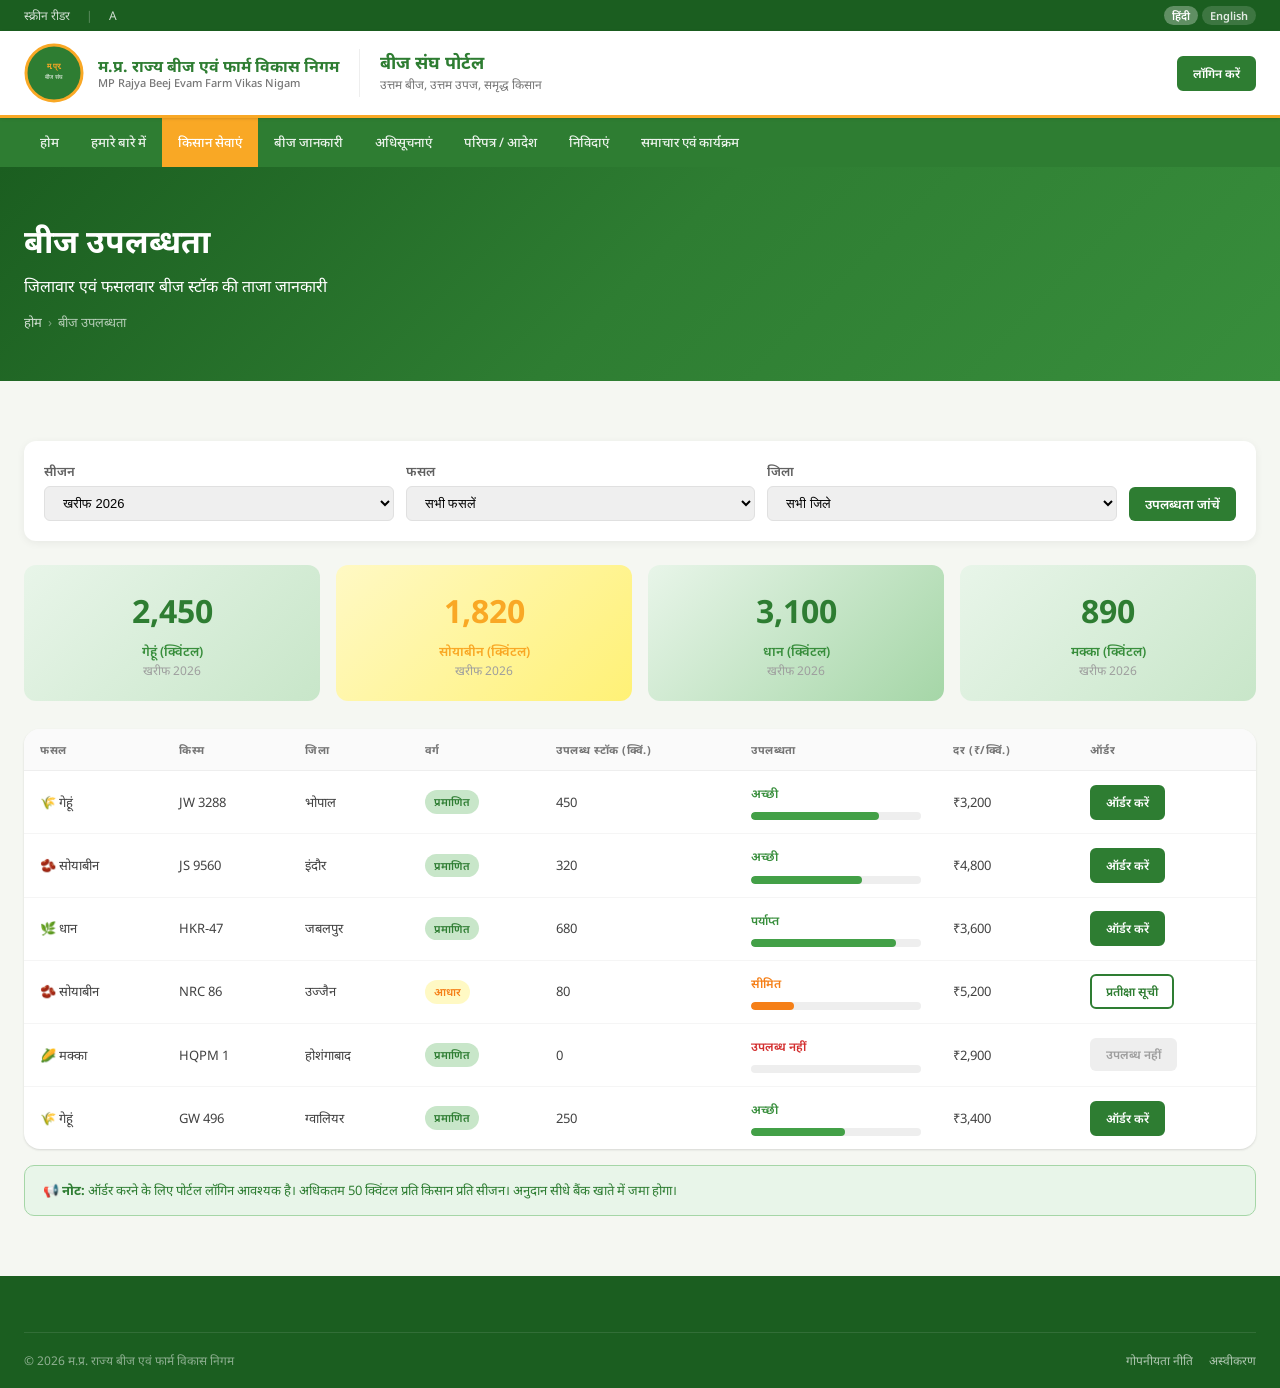
<file: seed-availability.html>
<!DOCTYPE html>
<html lang="hi">
<head>
<meta charset="UTF-8"/><meta name="viewport" content="width=device-width,initial-scale=1.0"/>
<title>बीज उपलब्धता – बीज संघ</title>
<link rel="stylesheet" href="styles.css"/>
<style>
.page-banner{background:linear-gradient(135deg,#1B5E20,#2E7D32,#388E3C);padding:48px 0;color:#fff;}
.page-banner h1{font-size:2rem;font-weight:700;margin-bottom:8px;}
.breadcrumb-nav{display:flex;align-items:center;gap:6px;font-size:0.8125rem;color:rgba(255,255,255,0.65);margin-top:12px;}
.breadcrumb-nav a{color:rgba(255,255,255,0.8);text-decoration:none;}.breadcrumb-nav .sep{color:rgba(255,255,255,0.4);}
.availability-bar{height:8px;border-radius:4px;background:var(--neutral-200);overflow:hidden;margin-top:6px;}
.availability-fill{height:100%;border-radius:4px;background:var(--green-600);}
.availability-fill.low{background:#F57F17;}
.availability-fill.out{background:#D32F2F;}
</style>
</head>
<body>

<div class="utility-bar"><div class="container"><div class="utility-links"><a href="#">स्क्रीन रीडर</a><span class="sep">|</span><a href="#">A</a></div><div class="lang-switch"><button class="lang-btn active">हिंदी</button><button class="lang-btn">English</button></div></div></div>

<header class="site-header"><div class="container"><div class="header-inner">
  <a href="index.html" class="header-logo"><svg viewBox="0 0 60 60" fill="none" class="logo-emblem" aria-label="बीज संघ"><circle cx="30" cy="30" r="28" fill="#2E7D32" stroke="#F9A825" stroke-width="3"/><text x="30" y="26" text-anchor="middle" fill="#F9A825" font-size="8" font-weight="700" font-family="serif">म.प्र.</text><text x="30" y="36" text-anchor="middle" fill="#fff" font-size="5.5" font-family="serif">बीज संघ</text></svg>
  <div class="logo-text"><span class="org-name-hi">म.प्र. राज्य बीज एवं फार्म विकास निगम</span><span class="org-name-en">MP Rajya Beej Evam Farm Vikas Nigam</span></div></a>
  <div class="header-divider"></div>
  <div class="header-title"><h1>बीज संघ पोर्टल</h1><p>उत्तम बीज, उत्तम उपज, समृद्ध किसान</p></div>
  <div class="header-actions"><a href="portal-login.html" class="btn btn-primary btn-sm">लॉगिन करें</a></div>
</div></div></header>

<nav class="main-nav"><div class="container"><ul class="nav-list">
  <li><a href="index.html">होम</a></li><li><a href="about.html">हमारे बारे में</a></li>
  <li><a href="seed-registration.html" class="active">किसान सेवाएं</a></li>
  <li><a href="seed-info.html">बीज जानकारी</a></li>
  <li><a href="notifications.html">अधिसूचनाएं</a></li><li><a href="circulars.html">परिपत्र / आदेश</a></li>
  <li><a href="tenders.html">निविदाएं</a></li><li><a href="news.html">समाचार एवं कार्यक्रम</a></li>
</ul></div></nav>

<div class="page-banner"><div class="container">
  <h1>बीज उपलब्धता</h1>
  <p>जिलावार एवं फसलवार बीज स्टॉक की ताजा जानकारी</p>
  <nav class="breadcrumb-nav" aria-label="ब्रेडक्रंब"><a href="index.html">होम</a><span class="sep">›</span><span>बीज उपलब्धता</span></nav>
</div></div>

<main id="main">
<section class="section">
  <div class="container">
    <!-- Filters -->
    <div style="background:#fff;border-radius:12px;padding:20px;box-shadow:0 2px 8px rgba(0,0,0,0.06);margin-bottom:24px;display:flex;gap:12px;flex-wrap:wrap;align-items:flex-end;">
      <div style="flex:1;min-width:160px;">
        <label style="font-size:0.8125rem;font-weight:600;color:var(--neutral-700);display:block;margin-bottom:5px;">सीजन</label>
        <select class="filter-input" style="width:100%;" aria-label="सीजन चुनें"><option selected>खरीफ 2026</option><option>रबी 2025-26</option><option>खरीफ 2025</option></select>
      </div>
      <div style="flex:1;min-width:160px;">
        <label style="font-size:0.8125rem;font-weight:600;color:var(--neutral-700);display:block;margin-bottom:5px;">फसल</label>
        <select class="filter-input" style="width:100%;" aria-label="फसल चुनें"><option value="">सभी फसलें</option><option>गेहूं</option><option>धान</option><option>सोयाबीन</option><option>चना</option><option>सरसों</option><option>मक्का</option></select>
      </div>
      <div style="flex:1;min-width:160px;">
        <label style="font-size:0.8125rem;font-weight:600;color:var(--neutral-700);display:block;margin-bottom:5px;">जिला</label>
        <select class="filter-input" style="width:100%;" aria-label="जिला चुनें"><option value="">सभी जिले</option><option>भोपाल</option><option>इंदौर</option><option>जबलपुर</option><option>ग्वालियर</option><option>उज्जैन</option><option>होशंगाबाद</option></select>
      </div>
      <button class="filter-btn" aria-label="खोजें">उपलब्धता जांचें</button>
    </div>

    <!-- Summary Cards -->
    <div style="display:grid;grid-template-columns:repeat(4,1fr);gap:16px;margin-bottom:28px;">
      <div style="background:linear-gradient(135deg,#E8F5E9,#C8E6C9);border-radius:12px;padding:20px;text-align:center;">
        <div style="font-size:2rem;font-weight:700;color:var(--green-800);">2,450</div>
        <div style="font-size:0.8125rem;color:var(--green-700);font-weight:600;margin-top:4px;">गेहूं (क्विंटल)</div>
        <div style="font-size:0.75rem;color:var(--neutral-500);">खरीफ 2026</div>
      </div>
      <div style="background:linear-gradient(135deg,#FFF9C4,#FFF176);border-radius:12px;padding:20px;text-align:center;">
        <div style="font-size:2rem;font-weight:700;color:var(--yellow-700);">1,820</div>
        <div style="font-size:0.8125rem;color:var(--yellow-700);font-weight:600;margin-top:4px;">सोयाबीन (क्विंटल)</div>
        <div style="font-size:0.75rem;color:var(--neutral-500);">खरीफ 2026</div>
      </div>
      <div style="background:linear-gradient(135deg,#E8F5E9,#A5D6A7);border-radius:12px;padding:20px;text-align:center;">
        <div style="font-size:2rem;font-weight:700;color:var(--green-800);">3,100</div>
        <div style="font-size:0.8125rem;color:var(--green-700);font-weight:600;margin-top:4px;">धान (क्विंटल)</div>
        <div style="font-size:0.75rem;color:var(--neutral-500);">खरीफ 2026</div>
      </div>
      <div style="background:linear-gradient(135deg,#E8F5E9,#C8E6C9);border-radius:12px;padding:20px;text-align:center;">
        <div style="font-size:2rem;font-weight:700;color:var(--green-800);">890</div>
        <div style="font-size:0.8125rem;color:var(--green-700);font-weight:600;margin-top:4px;">मक्का (क्विंटल)</div>
        <div style="font-size:0.75rem;color:var(--neutral-500);">खरीफ 2026</div>
      </div>
    </div>

    <!-- Availability Table -->
    <div class="notif-table-wrap">
      <table>
        <thead>
          <tr><th>फसल</th><th>किस्म</th><th>जिला</th><th>वर्ग</th><th>उपलब्ध स्टॉक (क्विं.)</th><th>उपलब्धता</th><th>दर (₹/क्विं.)</th><th>ऑर्डर</th></tr>
        </thead>
        <tbody>
          <tr>
            <td>🌾 गेहूं</td><td>JW 3288</td><td>भोपाल</td><td><span class="badge badge-green">प्रमाणित</span></td><td>450</td>
            <td><div style="display:flex;flex-direction:column;gap:3px;min-width:100px;"><span style="font-size:0.75rem;color:var(--green-700);font-weight:600;">अच्छी</span><div class="availability-bar"><div class="availability-fill" style="width:75%"></div></div></div></td>
            <td>₹3,200</td><td><a href="portal-login.html" class="btn btn-primary btn-sm">ऑर्डर करें</a></td>
          </tr>
          <tr>
            <td>🫘 सोयाबीन</td><td>JS 9560</td><td>इंदौर</td><td><span class="badge badge-green">प्रमाणित</span></td><td>320</td>
            <td><div style="display:flex;flex-direction:column;gap:3px;min-width:100px;"><span style="font-size:0.75rem;color:var(--green-700);font-weight:600;">अच्छी</span><div class="availability-bar"><div class="availability-fill" style="width:65%"></div></div></div></td>
            <td>₹4,800</td><td><a href="portal-login.html" class="btn btn-primary btn-sm">ऑर्डर करें</a></td>
          </tr>
          <tr>
            <td>🌿 धान</td><td>HKR-47</td><td>जबलपुर</td><td><span class="badge badge-green">प्रमाणित</span></td><td>680</td>
            <td><div style="display:flex;flex-direction:column;gap:3px;min-width:100px;"><span style="font-size:0.75rem;color:var(--green-700);font-weight:600;">पर्याप्त</span><div class="availability-bar"><div class="availability-fill" style="width:85%"></div></div></div></td>
            <td>₹3,600</td><td><a href="portal-login.html" class="btn btn-primary btn-sm">ऑर्डर करें</a></td>
          </tr>
          <tr>
            <td>🫘 सोयाबीन</td><td>NRC 86</td><td>उज्जैन</td><td><span class="badge badge-yellow">आधार</span></td><td>80</td>
            <td><div style="display:flex;flex-direction:column;gap:3px;min-width:100px;"><span style="font-size:0.75rem;color:#F57F17;font-weight:600;">सीमित</span><div class="availability-bar"><div class="availability-fill low" style="width:25%"></div></div></div></td>
            <td>₹5,200</td><td><a href="portal-login.html" class="btn btn-outline-green btn-sm">प्रतीक्षा सूची</a></td>
          </tr>
          <tr>
            <td>🌽 मक्का</td><td>HQPM 1</td><td>होशंगाबाद</td><td><span class="badge badge-green">प्रमाणित</span></td><td>0</td>
            <td><div style="display:flex;flex-direction:column;gap:3px;min-width:100px;"><span style="font-size:0.75rem;color:#D32F2F;font-weight:600;">उपलब्ध नहीं</span><div class="availability-bar"><div class="availability-fill out" style="width:0%"></div></div></div></td>
            <td>₹2,900</td><td><button class="btn btn-sm" style="background:var(--neutral-200);color:var(--neutral-500);cursor:not-allowed;" disabled>उपलब्ध नहीं</button></td>
          </tr>
          <tr>
            <td>🌾 गेहूं</td><td>GW 496</td><td>ग्वालियर</td><td><span class="badge badge-green">प्रमाणित</span></td><td>250</td>
            <td><div style="display:flex;flex-direction:column;gap:3px;min-width:100px;"><span style="font-size:0.75rem;color:var(--green-700);font-weight:600;">अच्छी</span><div class="availability-bar"><div class="availability-fill" style="width:55%"></div></div></div></td>
            <td>₹3,400</td><td><a href="portal-login.html" class="btn btn-primary btn-sm">ऑर्डर करें</a></td>
          </tr>
        </tbody>
      </table>
    </div>

    <div style="background:var(--green-50);border:1px solid var(--green-200);border-radius:10px;padding:14px 18px;margin-top:16px;font-size:0.8125rem;color:var(--green-800);">
      <strong>📢 नोट:</strong> ऑर्डर करने के लिए पोर्टल लॉगिन आवश्यक है। अधिकतम 50 क्विंटल प्रति किसान प्रति सीजन। अनुदान सीधे बैंक खाते में जमा होगा।
    </div>
  </div>
</section>
</main>

<footer class="site-footer"><div class="container"><div class="footer-bottom" style="padding:18px 0;border-top:1px solid rgba(255,255,255,0.1);">
  <span>© 2026 म.प्र. राज्य बीज एवं फार्म विकास निगम</span>
  <div style="display:flex;gap:16px;"><a href="#">गोपनीयता नीति</a><a href="#">अस्वीकरण</a></div>
</div></div></footer>
</body>
</html>
</file>
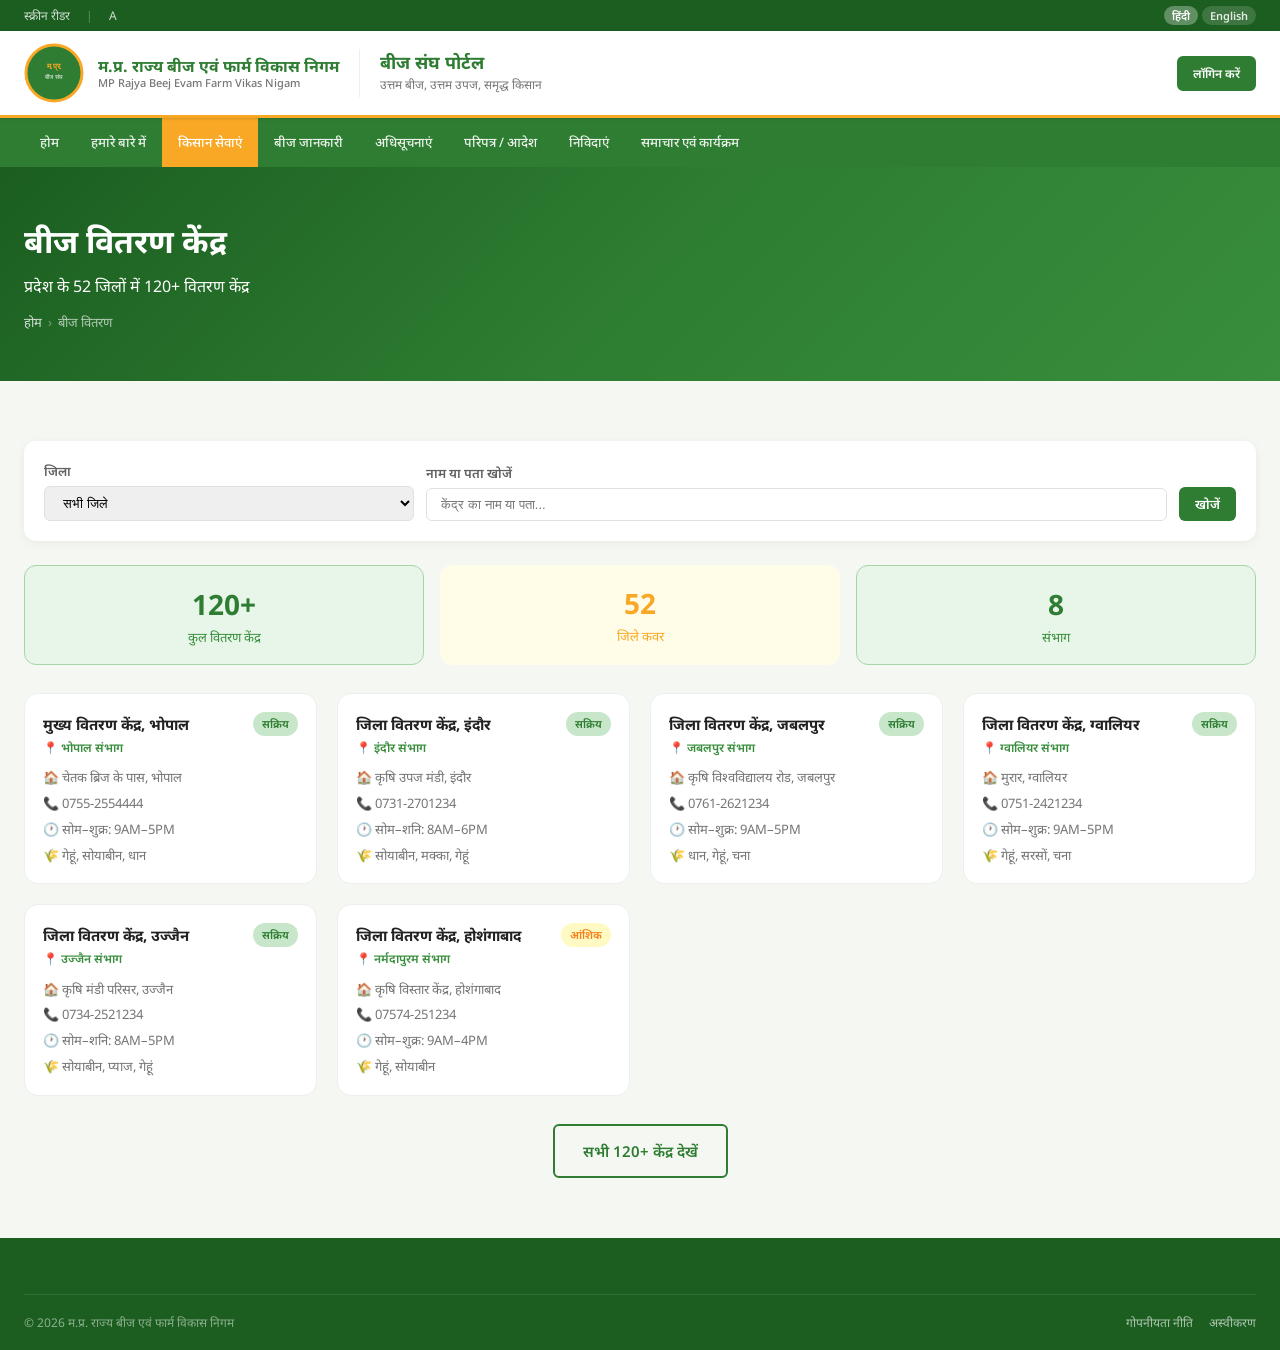
<file: seed-distribution.html>
<!DOCTYPE html>
<html lang="hi">
<head>
<meta charset="UTF-8"/><meta name="viewport" content="width=device-width,initial-scale=1.0"/>
<title>बीज वितरण – बीज संघ</title>
<link rel="stylesheet" href="styles.css"/>
<style>
.page-banner{background:linear-gradient(135deg,#1B5E20,#2E7D32,#388E3C);padding:48px 0;color:#fff;}
.page-banner h1{font-size:2rem;font-weight:700;margin-bottom:8px;}
.breadcrumb-nav{display:flex;align-items:center;gap:6px;font-size:0.8125rem;color:rgba(255,255,255,0.65);margin-top:12px;}
.breadcrumb-nav a{color:rgba(255,255,255,0.8);text-decoration:none;}.breadcrumb-nav .sep{color:rgba(255,255,255,0.4);}
.center-card{background:#fff;border-radius:14px;border:1.5px solid var(--neutral-200);padding:18px;transition:all .2s;}
.center-card:hover{border-color:var(--green-400);box-shadow:0 4px 12px rgba(0,0,0,0.08);transform:translateY(-2px);}
.center-header{display:flex;align-items:flex-start;justify-content:space-between;gap:8px;margin-bottom:10px;}
.center-name{font-size:0.9375rem;font-weight:700;color:var(--neutral-900);}
.center-dist{font-size:0.75rem;color:var(--green-700);font-weight:600;margin-top:2px;}
.center-info{font-size:0.8125rem;color:var(--neutral-600);display:flex;flex-direction:column;gap:5px;}
.center-info span{display:flex;align-items:flex-start;gap:6px;}
</style>
</head>
<body>
<div class="utility-bar"><div class="container"><div class="utility-links"><a href="#">स्क्रीन रीडर</a><span class="sep">|</span><a href="#">A</a></div><div class="lang-switch"><button class="lang-btn active">हिंदी</button><button class="lang-btn">English</button></div></div></div>
<header class="site-header"><div class="container"><div class="header-inner">
  <a href="index.html" class="header-logo"><svg viewBox="0 0 60 60" fill="none" class="logo-emblem" aria-label="बीज संघ"><circle cx="30" cy="30" r="28" fill="#2E7D32" stroke="#F9A825" stroke-width="3"/><text x="30" y="26" text-anchor="middle" fill="#F9A825" font-size="8" font-weight="700" font-family="serif">म.प्र.</text><text x="30" y="36" text-anchor="middle" fill="#fff" font-size="5.5" font-family="serif">बीज संघ</text></svg>
  <div class="logo-text"><span class="org-name-hi">म.प्र. राज्य बीज एवं फार्म विकास निगम</span><span class="org-name-en">MP Rajya Beej Evam Farm Vikas Nigam</span></div></a>
  <div class="header-divider"></div><div class="header-title"><h1>बीज संघ पोर्टल</h1><p>उत्तम बीज, उत्तम उपज, समृद्ध किसान</p></div>
  <div class="header-actions"><a href="portal-login.html" class="btn btn-primary btn-sm">लॉगिन करें</a></div>
</div></div></header>
<nav class="main-nav"><div class="container"><ul class="nav-list">
  <li><a href="index.html">होम</a></li><li><a href="about.html">हमारे बारे में</a></li>
  <li><a href="seed-registration.html" class="active">किसान सेवाएं</a></li>
  <li><a href="seed-info.html">बीज जानकारी</a></li>
  <li><a href="notifications.html">अधिसूचनाएं</a></li><li><a href="circulars.html">परिपत्र / आदेश</a></li>
  <li><a href="tenders.html">निविदाएं</a></li><li><a href="news.html">समाचार एवं कार्यक्रम</a></li>
</ul></div></nav>
<div class="page-banner"><div class="container">
  <h1>बीज वितरण केंद्र</h1>
  <p>प्रदेश के 52 जिलों में 120+ वितरण केंद्र</p>
  <nav class="breadcrumb-nav" aria-label="ब्रेडक्रंब"><a href="index.html">होम</a><span class="sep">›</span><span>बीज वितरण</span></nav>
</div></div>

<main id="main">
<section class="section">
  <div class="container">
    <!-- Filter -->
    <div style="background:#fff;border-radius:12px;padding:20px;box-shadow:0 2px 8px rgba(0,0,0,0.06);margin-bottom:24px;display:flex;gap:12px;flex-wrap:wrap;align-items:flex-end;">
      <div style="flex:1;min-width:160px;"><label style="font-size:0.8125rem;font-weight:600;color:var(--neutral-700);display:block;margin-bottom:5px;">जिला</label>
        <select class="filter-input" style="width:100%;" aria-label="जिला चुनें"><option value="">सभी जिले</option><option>भोपाल</option><option>इंदौर</option><option>जबलपुर</option><option>ग्वालियर</option><option>उज्जैन</option><option>होशंगाबाद</option><option>विदिशा</option><option>बालाघाट</option></select>
      </div>
      <div style="flex:2;min-width:200px;"><label style="font-size:0.8125rem;font-weight:600;color:var(--neutral-700);display:block;margin-bottom:5px;">नाम या पता खोजें</label>
        <input type="search" class="filter-input" style="width:100%;" placeholder="केंद्र का नाम या पता..." aria-label="खोज"/>
      </div>
      <button class="filter-btn" aria-label="खोजें">खोजें</button>
    </div>

    <!-- Stats -->
    <div style="display:grid;grid-template-columns:repeat(3,1fr);gap:16px;margin-bottom:28px;text-align:center;">
      <div style="background:var(--green-50);border:1px solid var(--green-200);border-radius:12px;padding:16px;"><div style="font-size:1.75rem;font-weight:700;color:var(--green-800);">120+</div><div style="font-size:0.8125rem;color:var(--green-700);">कुल वितरण केंद्र</div></div>
      <div style="background:var(--yellow-50);border:1px solid var(--yellow-300);border-radius:12px;padding:16px;"><div style="font-size:1.75rem;font-weight:700;color:var(--yellow-700);">52</div><div style="font-size:0.8125rem;color:var(--yellow-700);">जिले कवर</div></div>
      <div style="background:var(--green-50);border:1px solid var(--green-200);border-radius:12px;padding:16px;"><div style="font-size:1.75rem;font-weight:700;color:var(--green-800);">8</div><div style="font-size:0.8125rem;color:var(--green-700);">संभाग</div></div>
    </div>

    <!-- Centers Grid -->
    <div style="display:grid;grid-template-columns:repeat(auto-fill,minmax(280px,1fr));gap:20px;">
      <div class="center-card"><div class="center-header"><div><div class="center-name">मुख्य वितरण केंद्र, भोपाल</div><div class="center-dist">📍 भोपाल संभाग</div></div><span class="badge badge-green">सक्रिय</span></div><div class="center-info"><span>🏠 चेतक ब्रिज के पास, भोपाल</span><span>📞 0755-2554444</span><span>🕐 सोम–शुक्र: 9AM–5PM</span><span>🌾 गेहूं, सोयाबीन, धान</span></div></div>
      <div class="center-card"><div class="center-header"><div><div class="center-name">जिला वितरण केंद्र, इंदौर</div><div class="center-dist">📍 इंदौर संभाग</div></div><span class="badge badge-green">सक्रिय</span></div><div class="center-info"><span>🏠 कृषि उपज मंडी, इंदौर</span><span>📞 0731-2701234</span><span>🕐 सोम–शनि: 8AM–6PM</span><span>🌾 सोयाबीन, मक्का, गेहूं</span></div></div>
      <div class="center-card"><div class="center-header"><div><div class="center-name">जिला वितरण केंद्र, जबलपुर</div><div class="center-dist">📍 जबलपुर संभाग</div></div><span class="badge badge-green">सक्रिय</span></div><div class="center-info"><span>🏠 कृषि विश्वविद्यालय रोड, जबलपुर</span><span>📞 0761-2621234</span><span>🕐 सोम–शुक्र: 9AM–5PM</span><span>🌾 धान, गेहूं, चना</span></div></div>
      <div class="center-card"><div class="center-header"><div><div class="center-name">जिला वितरण केंद्र, ग्वालियर</div><div class="center-dist">📍 ग्वालियर संभाग</div></div><span class="badge badge-green">सक्रिय</span></div><div class="center-info"><span>🏠 मुरार, ग्वालियर</span><span>📞 0751-2421234</span><span>🕐 सोम–शुक्र: 9AM–5PM</span><span>🌾 गेहूं, सरसों, चना</span></div></div>
      <div class="center-card"><div class="center-header"><div><div class="center-name">जिला वितरण केंद्र, उज्जैन</div><div class="center-dist">📍 उज्जैन संभाग</div></div><span class="badge badge-green">सक्रिय</span></div><div class="center-info"><span>🏠 कृषि मंडी परिसर, उज्जैन</span><span>📞 0734-2521234</span><span>🕐 सोम–शनि: 8AM–5PM</span><span>🌾 सोयाबीन, प्याज, गेहूं</span></div></div>
      <div class="center-card"><div class="center-header"><div><div class="center-name">जिला वितरण केंद्र, होशंगाबाद</div><div class="center-dist">📍 नर्मदापुरम संभाग</div></div><span class="badge badge-yellow">आंशिक</span></div><div class="center-info"><span>🏠 कृषि विस्तार केंद्र, होशंगाबाद</span><span>📞 07574-251234</span><span>🕐 सोम–शुक्र: 9AM–4PM</span><span>🌾 गेहूं, सोयाबीन</span></div></div>
    </div>

    <div style="text-align:center;margin-top:28px;">
      <a href="#" class="btn btn-outline-green btn-lg">सभी 120+ केंद्र देखें</a>
    </div>
  </div>
</section>
</main>
<footer class="site-footer"><div class="container"><div class="footer-bottom" style="padding:18px 0;border-top:1px solid rgba(255,255,255,0.1);">
  <span>© 2026 म.प्र. राज्य बीज एवं फार्म विकास निगम</span>
  <div style="display:flex;gap:16px;"><a href="#">गोपनीयता नीति</a><a href="#">अस्वीकरण</a></div>
</div></div></footer>
</body>
</html>
</file>
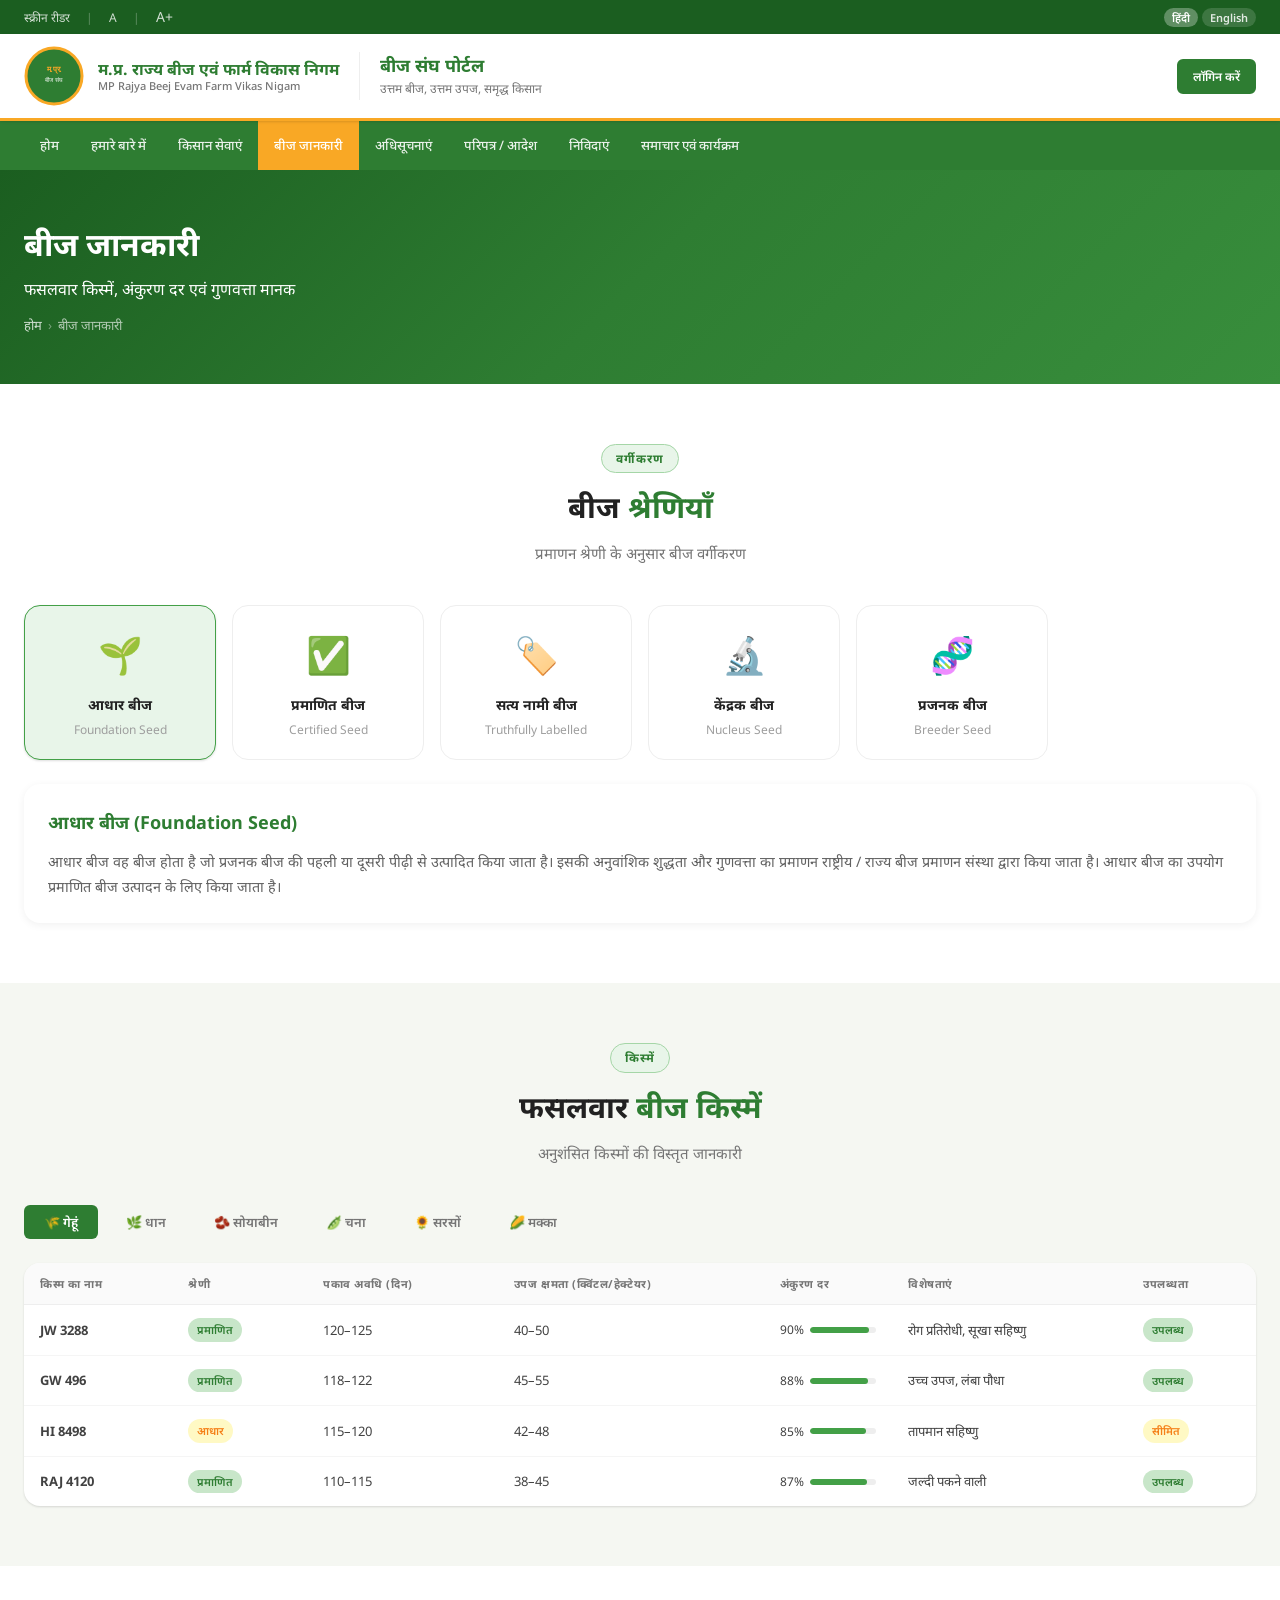
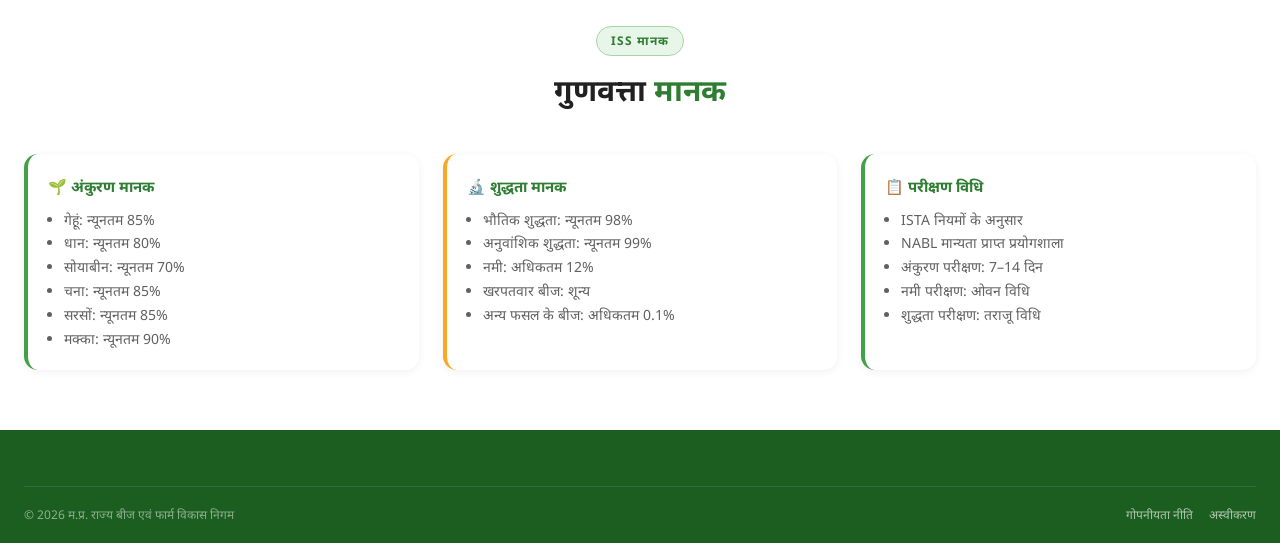
<file: seed-info.html>
<!DOCTYPE html>
<html lang="hi">
<head>
<meta charset="UTF-8"/><meta name="viewport" content="width=device-width,initial-scale=1.0"/>
<title>बीज जानकारी – बीज संघ</title>
<link rel="stylesheet" href="styles.css"/>
<style>
.page-banner{background:linear-gradient(135deg,#1B5E20,#2E7D32,#388E3C);padding:48px 0;color:#fff;}
.page-banner h1{font-size:2rem;font-weight:700;margin-bottom:8px;}
.breadcrumb-nav{display:flex;align-items:center;gap:6px;font-size:0.8125rem;color:rgba(255,255,255,0.65);margin-top:12px;}
.breadcrumb-nav a{color:rgba(255,255,255,0.8);text-decoration:none;}.breadcrumb-nav .sep{color:rgba(255,255,255,0.4);}
.quality-indicator{display:flex;align-items:center;gap:6px;font-size:0.75rem;}
.quality-bar{flex:1;height:6px;background:var(--neutral-200);border-radius:var(--radius-full);overflow:hidden;}
.quality-fill{height:100%;border-radius:var(--radius-full);background:var(--green-600);}
.info-card{background:#fff;border-radius:14px;padding:20px;box-shadow:0 2px 8px rgba(0,0,0,0.06);border-left:4px solid var(--green-600);}
.info-card h4{font-size:0.9375rem;font-weight:700;color:var(--green-800);margin-bottom:10px;}
.info-card p,.info-card li{font-size:0.875rem;color:var(--neutral-700);line-height:1.7;}
.info-card ul{padding-left:16px;list-style:disc;}
</style>
</head>
<body>

<div class="utility-bar"><div class="container"><div class="utility-links"><a href="#">स्क्रीन रीडर</a><span class="sep">|</span><a href="#">A</a><span class="sep">|</span><a href="#" style="font-size:0.875rem">A+</a></div><div class="lang-switch"><button class="lang-btn active">हिंदी</button><button class="lang-btn">English</button></div></div></div>

<header class="site-header"><div class="container"><div class="header-inner">
  <a href="index.html" class="header-logo"><svg viewBox="0 0 60 60" fill="none" class="logo-emblem" aria-label="बीज संघ"><circle cx="30" cy="30" r="28" fill="#2E7D32" stroke="#F9A825" stroke-width="3"/><text x="30" y="26" text-anchor="middle" fill="#F9A825" font-size="8" font-weight="700" font-family="serif">म.प्र.</text><text x="30" y="36" text-anchor="middle" fill="#fff" font-size="5.5" font-family="serif">बीज संघ</text></svg>
  <div class="logo-text"><span class="org-name-hi">म.प्र. राज्य बीज एवं फार्म विकास निगम</span><span class="org-name-en">MP Rajya Beej Evam Farm Vikas Nigam</span></div></a>
  <div class="header-divider"></div>
  <div class="header-title"><h1>बीज संघ पोर्टल</h1><p>उत्तम बीज, उत्तम उपज, समृद्ध किसान</p></div>
  <div class="header-actions"><a href="portal-login.html" class="btn btn-primary btn-sm">लॉगिन करें</a></div>
</div></div></header>

<nav class="main-nav"><div class="container"><ul class="nav-list">
  <li><a href="index.html">होम</a></li><li><a href="about.html">हमारे बारे में</a></li>
  <li><a href="seed-registration.html">किसान सेवाएं</a></li>
  <li><a href="seed-info.html" class="active" aria-current="page">बीज जानकारी</a></li>
  <li><a href="notifications.html">अधिसूचनाएं</a></li><li><a href="circulars.html">परिपत्र / आदेश</a></li>
  <li><a href="tenders.html">निविदाएं</a></li><li><a href="news.html">समाचार एवं कार्यक्रम</a></li>
</ul></div></nav>

<div class="page-banner"><div class="container">
  <h1>बीज जानकारी</h1>
  <p>फसलवार किस्में, अंकुरण दर एवं गुणवत्ता मानक</p>
  <nav class="breadcrumb-nav" aria-label="ब्रेडक्रंब"><a href="index.html">होम</a><span class="sep">›</span><span>बीज जानकारी</span></nav>
</div></div>

<main id="main">

<!-- Seed Categories -->
<section class="section section-alt" id="categories" aria-labelledby="cat-heading">
  <div class="container">
    <div class="section-header">
      <span class="section-tag">वर्गीकरण</span>
      <h2 class="section-title" id="cat-heading">बीज <span>श्रेणियाँ</span></h2>
      <p class="section-desc">प्रमाणन श्रेणी के अनुसार बीज वर्गीकरण</p>
    </div>
    <div class="seed-cat-grid">
      <div class="seed-cat-card active" onclick="showCategory('foundation')" role="button" tabindex="0" aria-pressed="true" id="cat-foundation">
        <div class="seed-cat-icon">🌱</div>
        <div class="seed-cat-name">आधार बीज</div>
        <div class="seed-cat-count">Foundation Seed</div>
      </div>
      <div class="seed-cat-card" onclick="showCategory('certified')" role="button" tabindex="0" aria-pressed="false" id="cat-certified">
        <div class="seed-cat-icon">✅</div>
        <div class="seed-cat-name">प्रमाणित बीज</div>
        <div class="seed-cat-count">Certified Seed</div>
      </div>
      <div class="seed-cat-card" onclick="showCategory('truthful')" role="button" tabindex="0" aria-pressed="false" id="cat-truthful">
        <div class="seed-cat-icon">🏷️</div>
        <div class="seed-cat-name">सत्य नामी बीज</div>
        <div class="seed-cat-count">Truthfully Labelled</div>
      </div>
      <div class="seed-cat-card" onclick="showCategory('nucleus')" role="button" tabindex="0" aria-pressed="false" id="cat-nucleus">
        <div class="seed-cat-icon">🔬</div>
        <div class="seed-cat-name">केंद्रक बीज</div>
        <div class="seed-cat-count">Nucleus Seed</div>
      </div>
      <div class="seed-cat-card" onclick="showCategory('breeder')" role="button" tabindex="0" aria-pressed="false" id="cat-breeder">
        <div class="seed-cat-icon">🧬</div>
        <div class="seed-cat-name">प्रजनक बीज</div>
        <div class="seed-cat-count">Breeder Seed</div>
      </div>
    </div>
    <div style="background:#fff;border-radius:16px;padding:24px;box-shadow:0 2px 8px rgba(0,0,0,0.06);margin-top:24px;" id="cat-desc">
      <h3 style="font-size:1.125rem;font-weight:700;color:var(--green-800);margin-bottom:12px;">आधार बीज (Foundation Seed)</h3>
      <p style="font-size:0.9rem;color:var(--neutral-700);line-height:1.75;">आधार बीज वह बीज होता है जो प्रजनक बीज की पहली या दूसरी पीढ़ी से उत्पादित किया जाता है। इसकी अनुवांशिक शुद्धता और गुणवत्ता का प्रमाणन राष्ट्रीय / राज्य बीज प्रमाणन संस्था द्वारा किया जाता है। आधार बीज का उपयोग प्रमाणित बीज उत्पादन के लिए किया जाता है।</p>
    </div>
  </div>
</section>

<!-- Crop Wise Varieties -->
<section class="section" id="varieties" aria-labelledby="var-heading">
  <div class="container">
    <div class="section-header">
      <span class="section-tag">किस्में</span>
      <h2 class="section-title" id="var-heading">फसलवार <span>बीज किस्में</span></h2>
      <p class="section-desc">अनुशंसित किस्मों की विस्तृत जानकारी</p>
    </div>

    <!-- Crop Selector -->
    <div style="display:flex;gap:8px;flex-wrap:wrap;margin-bottom:24px;" role="tablist" aria-label="फसल चुनें">
      <button class="tab-btn active" role="tab" aria-selected="true" onclick="showCrop('wheat',this)">🌾 गेहूं</button>
      <button class="tab-btn" role="tab" aria-selected="false" onclick="showCrop('paddy',this)">🌿 धान</button>
      <button class="tab-btn" role="tab" aria-selected="false" onclick="showCrop('soybean',this)">🫘 सोयाबीन</button>
      <button class="tab-btn" role="tab" aria-selected="false" onclick="showCrop('gram',this)">🫛 चना</button>
      <button class="tab-btn" role="tab" aria-selected="false" onclick="showCrop('mustard',this)">🌻 सरसों</button>
      <button class="tab-btn" role="tab" aria-selected="false" onclick="showCrop('maize',this)">🌽 मक्का</button>
    </div>

    <div class="variety-table-wrap">
      <table id="varietyTable">
        <thead>
          <tr>
            <th>किस्म का नाम</th>
            <th>श्रेणी</th>
            <th>पकाव अवधि (दिन)</th>
            <th>उपज क्षमता (क्विंटल/हेक्टेयर)</th>
            <th>अंकुरण दर</th>
            <th>विशेषताएं</th>
            <th>उपलब्धता</th>
          </tr>
        </thead>
        <tbody id="varietyTbody">
          <tr><td><strong>JW 3288</strong></td><td><span class="badge badge-green">प्रमाणित</span></td><td>120–125</td><td>40–50</td><td><div class="quality-indicator"><span>90%</span><div class="quality-bar"><div class="quality-fill" style="width:90%"></div></div></div></td><td>रोग प्रतिरोधी, सूखा सहिष्णु</td><td><span class="badge badge-green">उपलब्ध</span></td></tr>
          <tr><td><strong>GW 496</strong></td><td><span class="badge badge-green">प्रमाणित</span></td><td>118–122</td><td>45–55</td><td><div class="quality-indicator"><span>88%</span><div class="quality-bar"><div class="quality-fill" style="width:88%"></div></div></div></td><td>उच्च उपज, लंबा पौधा</td><td><span class="badge badge-green">उपलब्ध</span></td></tr>
          <tr><td><strong>HI 8498</strong></td><td><span class="badge badge-yellow">आधार</span></td><td>115–120</td><td>42–48</td><td><div class="quality-indicator"><span>85%</span><div class="quality-bar"><div class="quality-fill" style="width:85%"></div></div></div></td><td>तापमान सहिष्णु</td><td><span class="badge badge-yellow">सीमित</span></td></tr>
          <tr><td><strong>RAJ 4120</strong></td><td><span class="badge badge-green">प्रमाणित</span></td><td>110–115</td><td>38–45</td><td><div class="quality-indicator"><span>87%</span><div class="quality-bar"><div class="quality-fill" style="width:87%"></div></div></div></td><td>जल्दी पकने वाली</td><td><span class="badge badge-green">उपलब्ध</span></td></tr>
        </tbody>
      </table>
    </div>
  </div>
</section>

<!-- Quality Standards -->
<section class="section section-alt" id="standards" aria-labelledby="std-heading">
  <div class="container">
    <div class="section-header">
      <span class="section-tag">ISS मानक</span>
      <h2 class="section-title" id="std-heading">गुणवत्ता <span>मानक</span></h2>
    </div>
    <div style="display:grid;grid-template-columns:repeat(3,1fr);gap:24px;">
      <div class="info-card">
        <h4>🌱 अंकुरण मानक</h4>
        <ul>
          <li>गेहूं: न्यूनतम 85%</li>
          <li>धान: न्यूनतम 80%</li>
          <li>सोयाबीन: न्यूनतम 70%</li>
          <li>चना: न्यूनतम 85%</li>
          <li>सरसों: न्यूनतम 85%</li>
          <li>मक्का: न्यूनतम 90%</li>
        </ul>
      </div>
      <div class="info-card" style="border-left-color:var(--yellow-700);">
        <h4>🔬 शुद्धता मानक</h4>
        <ul>
          <li>भौतिक शुद्धता: न्यूनतम 98%</li>
          <li>अनुवांशिक शुद्धता: न्यूनतम 99%</li>
          <li>नमी: अधिकतम 12%</li>
          <li>खरपतवार बीज: शून्य</li>
          <li>अन्य फसल के बीज: अधिकतम 0.1%</li>
        </ul>
      </div>
      <div class="info-card">
        <h4>📋 परीक्षण विधि</h4>
        <ul>
          <li>ISTA नियमों के अनुसार</li>
          <li>NABL मान्यता प्राप्त प्रयोगशाला</li>
          <li>अंकुरण परीक्षण: 7–14 दिन</li>
          <li>नमी परीक्षण: ओवन विधि</li>
          <li>शुद्धता परीक्षण: तराजू विधि</li>
        </ul>
      </div>
    </div>
  </div>
</section>

</main>

<footer class="site-footer"><div class="container"><div class="footer-bottom" style="padding:18px 0;border-top:1px solid rgba(255,255,255,0.1);">
  <span>© 2026 म.प्र. राज्य बीज एवं फार्म विकास निगम</span>
  <div style="display:flex;gap:16px;"><a href="#">गोपनीयता नीति</a><a href="#">अस्वीकरण</a></div>
</div></div></footer>

<script>
const cropData = {
  wheat: [
    ['JW 3288','प्रमाणित','120–125','40–50','90%','रोग प्रतिरोधी, सूखा सहिष्णु','उपलब्ध','badge-green'],
    ['GW 496','प्रमाणित','118–122','45–55','88%','उच्च उपज, लंबा पौधा','उपलब्ध','badge-green'],
    ['HI 8498','आधार','115–120','42–48','85%','तापमान सहिष्णु','सीमित','badge-yellow'],
    ['RAJ 4120','प्रमाणित','110–115','38–45','87%','जल्दी पकने वाली','उपलब्ध','badge-green'],
  ],
  paddy: [
    ['HKR-47','प्रमाणित','115–120','45–55','82%','कम पानी में उत्तम','उपलब्ध','badge-green'],
    ['IR-64','प्रमाणित','120–125','50–60','80%','उच्च उपज','उपलब्ध','badge-green'],
    ['Pusa Basmati 1121','प्रमाणित','130–135','40–45','80%','सुगंधित, लंबे दाने','सीमित','badge-yellow'],
  ],
  soybean: [
    ['JS 9560','प्रमाणित','95–100','20–25','78%','रोग प्रतिरोधी','उपलब्ध','badge-green'],
    ['NRC 86','प्रमाणित','90–95','22–28','75%','अधिक प्रोटीन','उपलब्ध','badge-green'],
    ['RVS 2001-4','प्रमाणित','92–98','24–30','80%','उच्च तेल मात्रा','सीमित','badge-yellow'],
  ],
  gram: [
    ['JG 11','प्रमाणित','95–105','20–25','85%','उकठा रोग प्रतिरोधी','उपलब्ध','badge-green'],
    ['Vijay','प्रमाणित','100–110','18–22','87%','छोटे दाने, अधिक उपज','उपलब्ध','badge-green'],
  ],
  mustard: [
    ['Pusa Bold','प्रमाणित','110–120','18–22','87%','मोटे दाने, अधिक तेल','उपलब्ध','badge-green'],
    ['RH 30','प्रमाणित','125–135','20–25','85%','उच्च उपज','उपलब्ध','badge-green'],
  ],
  maize: [
    ['HQPM 1','प्रमाणित','75–80','50–60','90%','उच्च गुणवत्ता प्रोटीन','उपलब्ध','badge-green'],
    ['DHM 117','प्रमाणित','80–85','55–65','92%','संकर किस्म','सीमित','badge-yellow'],
  ],
};

function showCrop(crop, btn) {
  document.querySelectorAll('[role="tablist"] .tab-btn').forEach(b => { b.classList.remove('active'); b.setAttribute('aria-selected','false'); });
  btn.classList.add('active'); btn.setAttribute('aria-selected','true');
  const data = cropData[crop] || [];
  const tbody = document.getElementById('varietyTbody');
  tbody.innerHTML = data.map(r => `<tr>
    <td><strong>${r[0]}</strong></td>
    <td><span class="badge badge-green">${r[1]}</span></td>
    <td>${r[2]}</td>
    <td>${r[3]}</td>
    <td><div class="quality-indicator"><span>${r[4]}</span><div class="quality-bar"><div class="quality-fill" style="width:${r[4]}"></div></div></div></td>
    <td>${r[5]}</td>
    <td><span class="badge ${r[7]}">${r[6]}</span></td>
  </tr>`).join('');
}

const catDesc = {
  foundation: { title: 'आधार बीज (Foundation Seed)', desc: 'आधार बीज वह बीज होता है जो प्रजनक बीज की पहली या दूसरी पीढ़ी से उत्पादित किया जाता है। इसकी अनुवांशिक शुद्धता का प्रमाणन राज्य बीज प्रमाणन संस्था द्वारा किया जाता है।' },
  certified: { title: 'प्रमाणित बीज (Certified Seed)', desc: 'प्रमाणित बीज आधार बीज की संतान होती है। यह किसानों के लिए उपलब्ध सबसे उन्नत श्रेणी का बीज है जिसे बीज अधिनियम के तहत प्रमाणित किया जाता है।' },
  truthful: { title: 'सत्य नामी बीज (Truthfully Labelled Seed)', desc: 'सत्य नामी बीज वह बीज है जिस पर दी गई जानकारी सच्ची है लेकिन इसे प्रमाणन संस्था द्वारा औपचारिक रूप से प्रमाणित नहीं किया गया है।' },
  nucleus: { title: 'केंद्रक बीज (Nucleus Seed)', desc: 'केंद्रक बीज किसी किस्म के विकासकर्ता द्वारा उत्पादित बीज है। यह पूर्णतः अनुवांशिक रूप से शुद्ध होता है।' },
  breeder: { title: 'प्रजनक बीज (Breeder Seed)', desc: 'प्रजनक बीज केंद्रक बीज से प्राप्त होता है तथा इसका उत्पादन ICAR संस्थानों के वैज्ञानिकों द्वारा किया जाता है।' },
};

function showCategory(cat) {
  document.querySelectorAll('.seed-cat-card').forEach(c => { c.classList.remove('active'); c.setAttribute('aria-pressed','false'); });
  document.getElementById('cat-' + cat).classList.add('active');
  document.getElementById('cat-' + cat).setAttribute('aria-pressed','true');
  const d = catDesc[cat];
  document.getElementById('cat-desc').innerHTML = `<h3 style="font-size:1.125rem;font-weight:700;color:var(--green-800);margin-bottom:12px;">${d.title}</h3><p style="font-size:0.9rem;color:var(--neutral-700);line-height:1.75;">${d.desc}</p>`;
}

document.querySelectorAll('.seed-cat-card').forEach(card => {
  card.addEventListener('keypress', e => { if(e.key==='Enter'||e.key===' '){e.preventDefault();card.click();} });
});
</script>
</body>
</html>
</file>
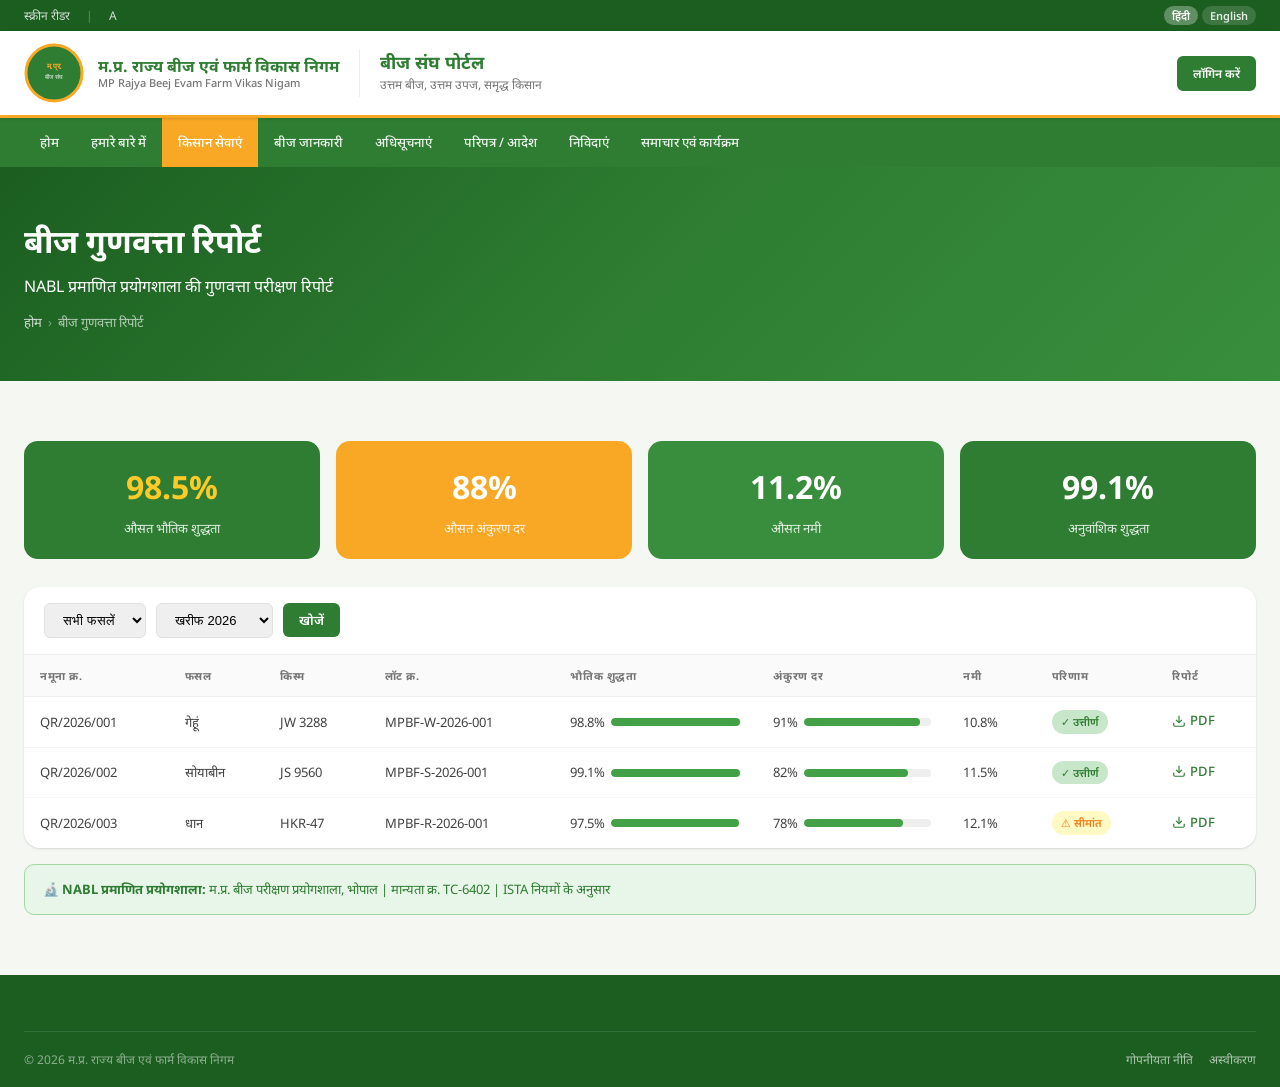
<file: seed-quality.html>
<!DOCTYPE html>
<html lang="hi">
<head>
<meta charset="UTF-8"/><meta name="viewport" content="width=device-width,initial-scale=1.0"/>
<title>बीज गुणवत्ता रिपोर्ट – बीज संघ</title>
<link rel="stylesheet" href="styles.css"/>
<style>
.page-banner{background:linear-gradient(135deg,#1B5E20,#2E7D32,#388E3C);padding:48px 0;color:#fff;}
.page-banner h1{font-size:2rem;font-weight:700;margin-bottom:8px;}
.breadcrumb-nav{display:flex;align-items:center;gap:6px;font-size:0.8125rem;color:rgba(255,255,255,0.65);margin-top:12px;}
.breadcrumb-nav a{color:rgba(255,255,255,0.8);text-decoration:none;}.breadcrumb-nav .sep{color:rgba(255,255,255,0.4);}
.quality-bar{flex:1;height:8px;background:var(--neutral-200);border-radius:4px;overflow:hidden;display:inline-block;width:80px;}
.quality-fill{height:100%;border-radius:4px;background:var(--green-600);}
</style>
</head>
<body>
<div class="utility-bar"><div class="container"><div class="utility-links"><a href="#">स्क्रीन रीडर</a><span class="sep">|</span><a href="#">A</a></div><div class="lang-switch"><button class="lang-btn active">हिंदी</button><button class="lang-btn">English</button></div></div></div>
<header class="site-header"><div class="container"><div class="header-inner">
  <a href="index.html" class="header-logo"><svg viewBox="0 0 60 60" fill="none" class="logo-emblem" aria-label="बीज संघ"><circle cx="30" cy="30" r="28" fill="#2E7D32" stroke="#F9A825" stroke-width="3"/><text x="30" y="26" text-anchor="middle" fill="#F9A825" font-size="8" font-weight="700" font-family="serif">म.प्र.</text><text x="30" y="36" text-anchor="middle" fill="#fff" font-size="5.5" font-family="serif">बीज संघ</text></svg>
  <div class="logo-text"><span class="org-name-hi">म.प्र. राज्य बीज एवं फार्म विकास निगम</span><span class="org-name-en">MP Rajya Beej Evam Farm Vikas Nigam</span></div></a>
  <div class="header-divider"></div><div class="header-title"><h1>बीज संघ पोर्टल</h1><p>उत्तम बीज, उत्तम उपज, समृद्ध किसान</p></div>
  <div class="header-actions"><a href="portal-login.html" class="btn btn-primary btn-sm">लॉगिन करें</a></div>
</div></div></header>
<nav class="main-nav"><div class="container"><ul class="nav-list">
  <li><a href="index.html">होम</a></li><li><a href="about.html">हमारे बारे में</a></li>
  <li><a href="seed-registration.html" class="active">किसान सेवाएं</a></li>
  <li><a href="seed-info.html">बीज जानकारी</a></li>
  <li><a href="notifications.html">अधिसूचनाएं</a></li><li><a href="circulars.html">परिपत्र / आदेश</a></li>
  <li><a href="tenders.html">निविदाएं</a></li><li><a href="news.html">समाचार एवं कार्यक्रम</a></li>
</ul></div></nav>
<div class="page-banner"><div class="container">
  <h1>बीज गुणवत्ता रिपोर्ट</h1>
  <p>NABL प्रमाणित प्रयोगशाला की गुणवत्ता परीक्षण रिपोर्ट</p>
  <nav class="breadcrumb-nav" aria-label="ब्रेडक्रंब"><a href="index.html">होम</a><span class="sep">›</span><span>बीज गुणवत्ता रिपोर्ट</span></nav>
</div></div>
<main id="main">
<section class="section">
  <div class="container">
    <div style="display:grid;grid-template-columns:repeat(4,1fr);gap:16px;margin-bottom:28px;">
      <div style="background:var(--green-800);color:#fff;border-radius:14px;padding:20px;text-align:center;"><div style="font-size:2rem;font-weight:700;color:#FFCA28;">98.5%</div><div style="font-size:0.8125rem;margin-top:6px;color:rgba(255,255,255,0.85);">औसत भौतिक शुद्धता</div></div>
      <div style="background:var(--yellow-700);color:#fff;border-radius:14px;padding:20px;text-align:center;"><div style="font-size:2rem;font-weight:700;">88%</div><div style="font-size:0.8125rem;margin-top:6px;color:rgba(255,255,255,0.85);">औसत अंकुरण दर</div></div>
      <div style="background:var(--green-700);color:#fff;border-radius:14px;padding:20px;text-align:center;"><div style="font-size:2rem;font-weight:700;">11.2%</div><div style="font-size:0.8125rem;margin-top:6px;color:rgba(255,255,255,0.85);">औसत नमी</div></div>
      <div style="background:var(--green-800);color:#fff;border-radius:14px;padding:20px;text-align:center;"><div style="font-size:2rem;font-weight:700;">99.1%</div><div style="font-size:0.8125rem;margin-top:6px;color:rgba(255,255,255,0.85);">अनुवांशिक शुद्धता</div></div>
    </div>
    <div class="notif-table-wrap">
      <div class="notif-filters">
        <select class="filter-input" aria-label="फसल चुनें"><option>सभी फसलें</option><option>गेहूं</option><option>सोयाबीन</option><option>धान</option></select>
        <select class="filter-input" aria-label="सीजन चुनें"><option selected>खरीफ 2026</option><option>रबी 2025-26</option></select>
        <button class="filter-btn">खोजें</button>
      </div>
      <table>
        <thead><tr><th>नमूना क्र.</th><th>फसल</th><th>किस्म</th><th>लॉट क्र.</th><th>भौतिक शुद्धता</th><th>अंकुरण दर</th><th>नमी</th><th>परिणाम</th><th>रिपोर्ट</th></tr></thead>
        <tbody>
          <tr><td>QR/2026/001</td><td>गेहूं</td><td>JW 3288</td><td>MPBF-W-2026-001</td>
            <td><div style="display:flex;align-items:center;gap:6px;"><span>98.8%</span><div class="quality-bar"><div class="quality-fill" style="width:99%"></div></div></div></td>
            <td><div style="display:flex;align-items:center;gap:6px;"><span>91%</span><div class="quality-bar"><div class="quality-fill" style="width:91%"></div></div></div></td>
            <td>10.8%</td><td><span class="badge badge-green">✓ उत्तीर्ण</span></td>
            <td><a href="#" class="download-link" aria-label="रिपोर्ट डाउनलोड"><svg xmlns="http://www.w3.org/2000/svg" width="14" height="14" viewBox="0 0 24 24" fill="none" stroke="currentColor" stroke-width="2" aria-hidden="true"><path d="M21 15v4a2 2 0 0 1-2 2H5a2 2 0 0 1-2-2v-4"/><polyline points="7 10 12 15 17 10"/><line x1="12" y1="15" x2="12" y2="3"/></svg> PDF</a></td></tr>
          <tr><td>QR/2026/002</td><td>सोयाबीन</td><td>JS 9560</td><td>MPBF-S-2026-001</td>
            <td><div style="display:flex;align-items:center;gap:6px;"><span>99.1%</span><div class="quality-bar"><div class="quality-fill" style="width:99%"></div></div></div></td>
            <td><div style="display:flex;align-items:center;gap:6px;"><span>82%</span><div class="quality-bar"><div class="quality-fill" style="width:82%"></div></div></div></td>
            <td>11.5%</td><td><span class="badge badge-green">✓ उत्तीर्ण</span></td>
            <td><a href="#" class="download-link" aria-label="रिपोर्ट डाउनलोड"><svg xmlns="http://www.w3.org/2000/svg" width="14" height="14" viewBox="0 0 24 24" fill="none" stroke="currentColor" stroke-width="2" aria-hidden="true"><path d="M21 15v4a2 2 0 0 1-2 2H5a2 2 0 0 1-2-2v-4"/><polyline points="7 10 12 15 17 10"/><line x1="12" y1="15" x2="12" y2="3"/></svg> PDF</a></td></tr>
          <tr><td>QR/2026/003</td><td>धान</td><td>HKR-47</td><td>MPBF-R-2026-001</td>
            <td><div style="display:flex;align-items:center;gap:6px;"><span>97.5%</span><div class="quality-bar"><div class="quality-fill" style="width:98%"></div></div></div></td>
            <td><div style="display:flex;align-items:center;gap:6px;"><span>78%</span><div class="quality-bar"><div class="quality-fill" style="width:78%"></div></div></div></td>
            <td>12.1%</td><td><span class="badge badge-yellow">⚠ सीमांत</span></td>
            <td><a href="#" class="download-link" aria-label="रिपोर्ट डाउनलोड"><svg xmlns="http://www.w3.org/2000/svg" width="14" height="14" viewBox="0 0 24 24" fill="none" stroke="currentColor" stroke-width="2" aria-hidden="true"><path d="M21 15v4a2 2 0 0 1-2 2H5a2 2 0 0 1-2-2v-4"/><polyline points="7 10 12 15 17 10"/><line x1="12" y1="15" x2="12" y2="3"/></svg> PDF</a></td></tr>
        </tbody>
      </table>
    </div>
    <div style="background:var(--green-50);border:1px solid var(--green-200);border-radius:10px;padding:14px 18px;margin-top:16px;font-size:0.8125rem;color:var(--green-800);">
      🔬 <strong>NABL प्रमाणित प्रयोगशाला:</strong> म.प्र. बीज परीक्षण प्रयोगशाला, भोपाल | मान्यता क्र. TC-6402 | ISTA नियमों के अनुसार
    </div>
  </div>
</section>
</main>
<footer class="site-footer"><div class="container"><div class="footer-bottom" style="padding:18px 0;border-top:1px solid rgba(255,255,255,0.1);">
  <span>© 2026 म.प्र. राज्य बीज एवं फार्म विकास निगम</span>
  <div style="display:flex;gap:16px;"><a href="#">गोपनीयता नीति</a><a href="#">अस्वीकरण</a></div>
</div></div></footer>
</body>
</html>
</file>
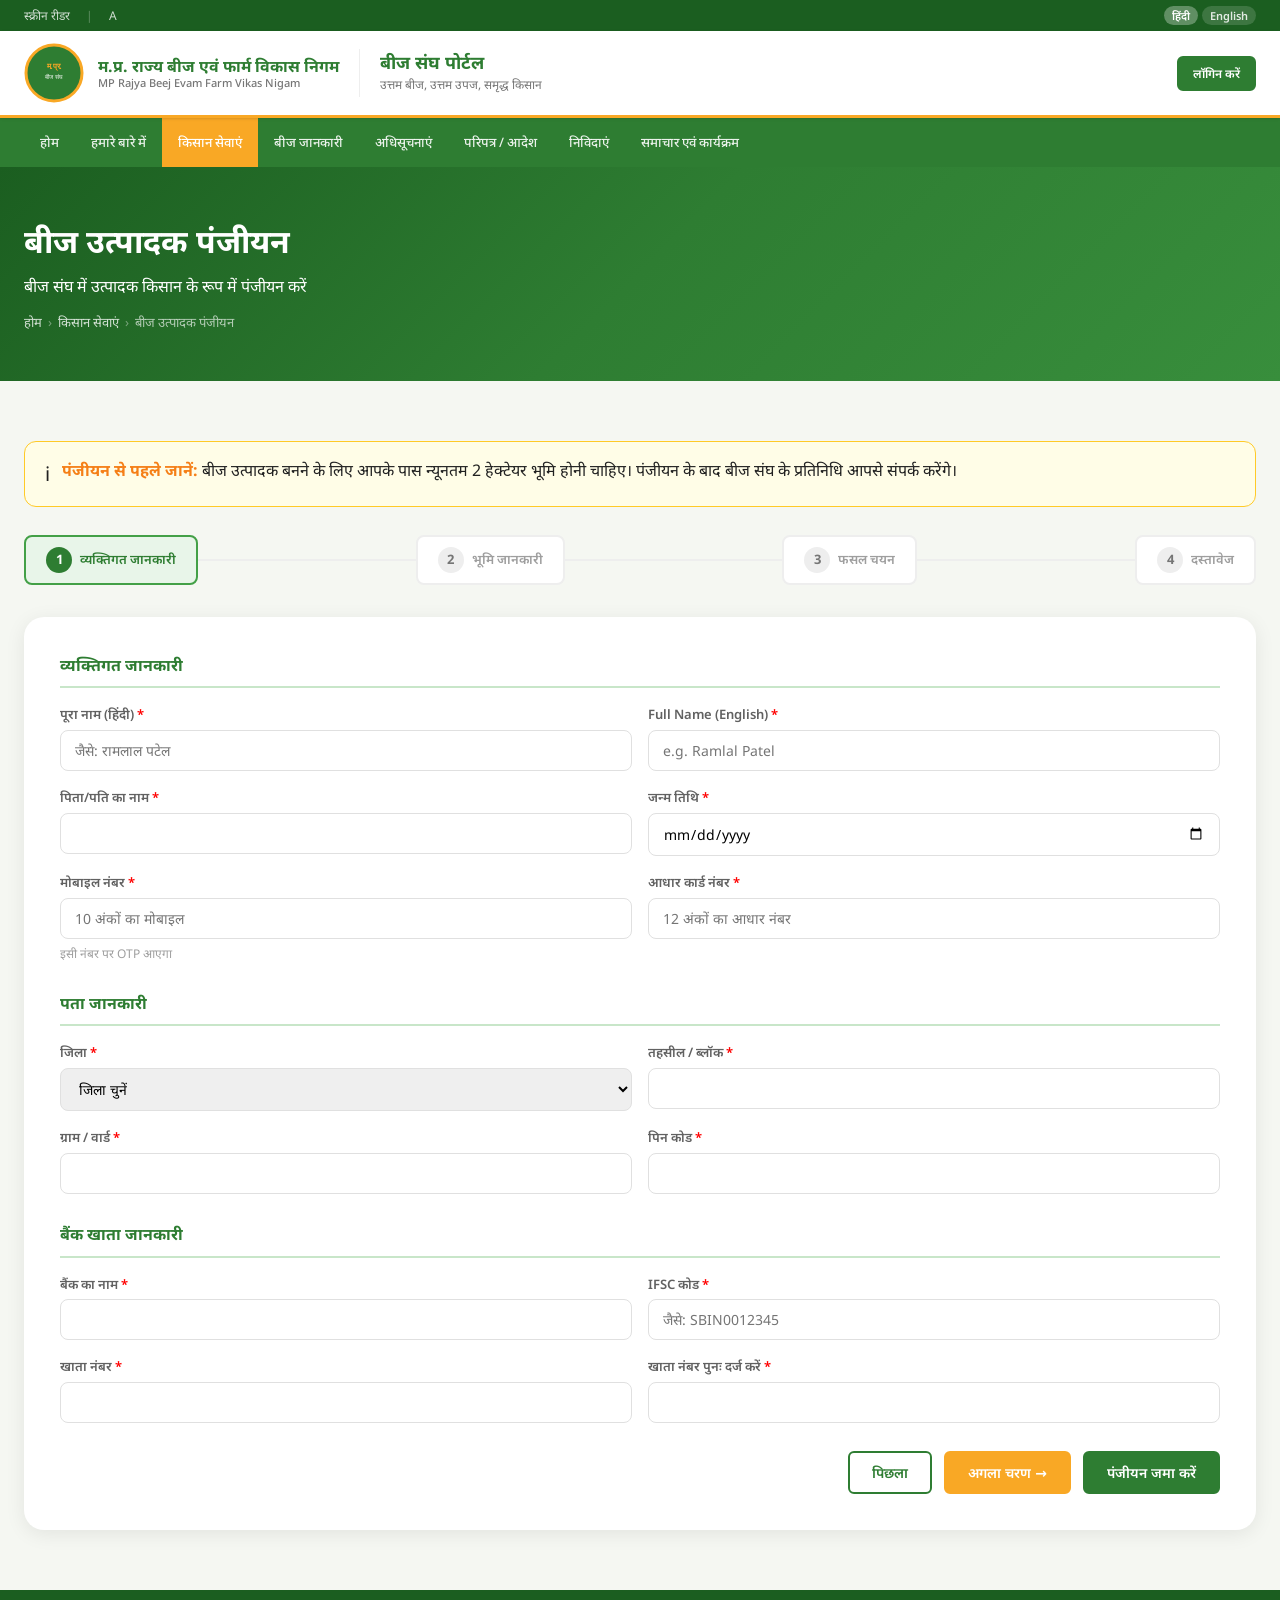
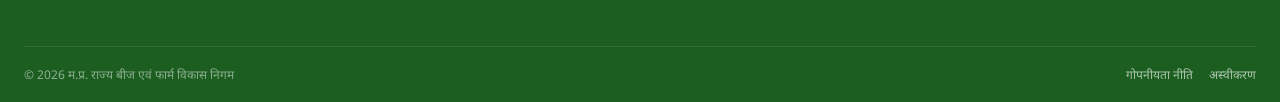
<file: seed-registration.html>
<!DOCTYPE html>
<html lang="hi">
<head>
<meta charset="UTF-8"/><meta name="viewport" content="width=device-width,initial-scale=1.0"/>
<title>बीज उत्पादक पंजीयन – बीज संघ</title>
<link rel="stylesheet" href="styles.css"/>
<style>
.page-banner{background:linear-gradient(135deg,#1B5E20,#2E7D32,#388E3C);padding:48px 0;color:#fff;}
.page-banner h1{font-size:2rem;font-weight:700;margin-bottom:8px;}
.breadcrumb-nav{display:flex;align-items:center;gap:6px;font-size:0.8125rem;color:rgba(255,255,255,0.65);margin-top:12px;}
.breadcrumb-nav a{color:rgba(255,255,255,0.8);text-decoration:none;}.breadcrumb-nav .sep{color:rgba(255,255,255,0.4);}
.step-indicator{display:flex;align-items:center;gap:0;margin-bottom:32px;}
.step{display:flex;align-items:center;gap:8px;padding:10px 20px;border-radius:8px;font-size:0.8125rem;font-weight:600;cursor:pointer;transition:all .2s;}
.step.active{background:var(--green-50);color:var(--green-800);border:2px solid var(--green-600);}
.step.done{background:var(--green-800);color:#fff;}
.step.pending{background:#fff;color:var(--neutral-500);border:2px solid var(--neutral-200);}
.step-num{width:26px;height:26px;border-radius:50%;display:flex;align-items:center;justify-content:center;font-weight:700;font-size:0.8125rem;}
.step.active .step-num{background:var(--green-800);color:#fff;}
.step.done .step-num{background:rgba(255,255,255,0.3);color:#fff;}
.step.pending .step-num{background:var(--neutral-200);color:var(--neutral-600);}
.step-connector{flex:1;height:2px;background:var(--neutral-200);min-width:16px;}
.step-connector.done{background:var(--green-600);}
.reg-form{background:#fff;border-radius:20px;box-shadow:0 4px 20px rgba(0,0,0,0.08);padding:36px;}
.form-section{margin-bottom:28px;}
.form-section h3{font-size:1rem;font-weight:700;color:var(--green-800);margin-bottom:16px;padding-bottom:8px;border-bottom:2px solid var(--green-100);}
.form-grid{display:grid;grid-template-columns:1fr 1fr;gap:16px;}
.form-group{display:flex;flex-direction:column;gap:5px;}
.form-label{font-size:0.8125rem;font-weight:600;color:var(--neutral-700);}
.form-input,.form-select{padding:10px 14px;border:1.5px solid var(--neutral-300);border-radius:8px;font-size:0.875rem;font-family:inherit;outline:none;transition:border-color .2s;}
.form-input:focus,.form-select:focus{border-color:var(--green-600);}
.form-hint{font-size:0.75rem;color:var(--neutral-500);}
.required{color:red;}
</style>
</head>
<body>

<div class="utility-bar"><div class="container"><div class="utility-links"><a href="#">स्क्रीन रीडर</a><span class="sep">|</span><a href="#">A</a></div><div class="lang-switch"><button class="lang-btn active">हिंदी</button><button class="lang-btn">English</button></div></div></div>

<header class="site-header"><div class="container"><div class="header-inner">
  <a href="index.html" class="header-logo"><svg viewBox="0 0 60 60" fill="none" class="logo-emblem" aria-label="बीज संघ"><circle cx="30" cy="30" r="28" fill="#2E7D32" stroke="#F9A825" stroke-width="3"/><text x="30" y="26" text-anchor="middle" fill="#F9A825" font-size="8" font-weight="700" font-family="serif">म.प्र.</text><text x="30" y="36" text-anchor="middle" fill="#fff" font-size="5.5" font-family="serif">बीज संघ</text></svg>
  <div class="logo-text"><span class="org-name-hi">म.प्र. राज्य बीज एवं फार्म विकास निगम</span><span class="org-name-en">MP Rajya Beej Evam Farm Vikas Nigam</span></div></a>
  <div class="header-divider"></div>
  <div class="header-title"><h1>बीज संघ पोर्टल</h1><p>उत्तम बीज, उत्तम उपज, समृद्ध किसान</p></div>
  <div class="header-actions"><a href="portal-login.html" class="btn btn-primary btn-sm">लॉगिन करें</a></div>
</div></div></header>

<nav class="main-nav"><div class="container"><ul class="nav-list">
  <li><a href="index.html">होम</a></li><li><a href="about.html">हमारे बारे में</a></li>
  <li><a href="seed-registration.html" class="active" aria-current="page">किसान सेवाएं</a></li>
  <li><a href="seed-info.html">बीज जानकारी</a></li>
  <li><a href="notifications.html">अधिसूचनाएं</a></li><li><a href="circulars.html">परिपत्र / आदेश</a></li>
  <li><a href="tenders.html">निविदाएं</a></li><li><a href="news.html">समाचार एवं कार्यक्रम</a></li>
</ul></div></nav>

<div class="page-banner"><div class="container">
  <h1>बीज उत्पादक पंजीयन</h1>
  <p>बीज संघ में उत्पादक किसान के रूप में पंजीयन करें</p>
  <nav class="breadcrumb-nav" aria-label="ब्रेडक्रंब"><a href="index.html">होम</a><span class="sep">›</span><a href="#">किसान सेवाएं</a><span class="sep">›</span><span>बीज उत्पादक पंजीयन</span></nav>
</div></div>

<main id="main">
<section class="section">
  <div class="container">
    <!-- Info Banner -->
    <div style="background:var(--yellow-50);border:1.5px solid var(--yellow-400);border-radius:12px;padding:16px 20px;margin-bottom:28px;display:flex;gap:12px;align-items:flex-start;">
      <span style="font-size:1.25rem;flex-shrink:0;">ℹ️</span>
      <div><strong style="color:var(--yellow-800);">पंजीयन से पहले जानें:</strong> बीज उत्पादक बनने के लिए आपके पास न्यूनतम 2 हेक्टेयर भूमि होनी चाहिए। पंजीयन के बाद बीज संघ के प्रतिनिधि आपसे संपर्क करेंगे।</div>
    </div>

    <!-- Steps -->
    <div class="step-indicator" role="progressbar" aria-valuetext="चरण 1 में से 4" aria-valuenow="1" aria-valuemin="1" aria-valuemax="4">
      <div class="step active"><div class="step-num">1</div><span>व्यक्तिगत जानकारी</span></div>
      <div class="step-connector"></div>
      <div class="step pending"><div class="step-num">2</div><span>भूमि जानकारी</span></div>
      <div class="step-connector"></div>
      <div class="step pending"><div class="step-num">3</div><span>फसल चयन</span></div>
      <div class="step-connector"></div>
      <div class="step pending"><div class="step-num">4</div><span>दस्तावेज</span></div>
    </div>

    <div class="reg-form">
      <form onsubmit="return false;" aria-label="बीज उत्पादक पंजीयन फ़ॉर्म">
        <!-- Personal Info -->
        <div class="form-section">
          <h3>व्यक्तिगत जानकारी</h3>
          <div class="form-grid">
            <div class="form-group"><label class="form-label" for="f-name">पूरा नाम (हिंदी) <span class="required">*</span></label><input class="form-input" id="f-name" type="text" placeholder="जैसे: रामलाल पटेल" required aria-required="true"/></div>
            <div class="form-group"><label class="form-label" for="f-name-en">Full Name (English) <span class="required">*</span></label><input class="form-input" id="f-name-en" type="text" placeholder="e.g. Ramlal Patel" required aria-required="true"/></div>
            <div class="form-group"><label class="form-label" for="f-father">पिता/पति का नाम <span class="required">*</span></label><input class="form-input" id="f-father" type="text" required aria-required="true"/></div>
            <div class="form-group"><label class="form-label" for="f-dob">जन्म तिथि <span class="required">*</span></label><input class="form-input" id="f-dob" type="date" required aria-required="true"/></div>
            <div class="form-group"><label class="form-label" for="f-mobile">मोबाइल नंबर <span class="required">*</span></label><input class="form-input" id="f-mobile" type="tel" placeholder="10 अंकों का मोबाइल" maxlength="10" required aria-required="true"/><span class="form-hint">इसी नंबर पर OTP आएगा</span></div>
            <div class="form-group"><label class="form-label" for="f-aadhar">आधार कार्ड नंबर <span class="required">*</span></label><input class="form-input" id="f-aadhar" type="text" placeholder="12 अंकों का आधार नंबर" maxlength="12" required aria-required="true"/></div>
          </div>
        </div>

        <!-- Address -->
        <div class="form-section">
          <h3>पता जानकारी</h3>
          <div class="form-grid">
            <div class="form-group"><label class="form-label" for="f-dist">जिला <span class="required">*</span></label>
              <select class="form-select" id="f-dist" required aria-required="true">
                <option value="">जिला चुनें</option>
                <option>भोपाल</option><option>इंदौर</option><option>जबलपुर</option><option>ग्वालियर</option>
                <option>उज्जैन</option><option>सागर</option><option>रीवा</option><option>होशंगाबाद</option>
                <option>विदिशा</option><option>बालाघाट</option><option>छिंदवाड़ा</option><option>देवास</option>
              </select>
            </div>
            <div class="form-group"><label class="form-label" for="f-block">तहसील / ब्लॉक <span class="required">*</span></label><input class="form-input" id="f-block" type="text" required aria-required="true"/></div>
            <div class="form-group"><label class="form-label" for="f-village">ग्राम / वार्ड <span class="required">*</span></label><input class="form-input" id="f-village" type="text" required aria-required="true"/></div>
            <div class="form-group"><label class="form-label" for="f-pin">पिन कोड <span class="required">*</span></label><input class="form-input" id="f-pin" type="text" maxlength="6" required aria-required="true"/></div>
          </div>
        </div>

        <!-- Bank Details -->
        <div class="form-section">
          <h3>बैंक खाता जानकारी</h3>
          <div class="form-grid">
            <div class="form-group"><label class="form-label" for="f-bank">बैंक का नाम <span class="required">*</span></label><input class="form-input" id="f-bank" type="text" required aria-required="true"/></div>
            <div class="form-group"><label class="form-label" for="f-ifsc">IFSC कोड <span class="required">*</span></label><input class="form-input" id="f-ifsc" type="text" placeholder="जैसे: SBIN0012345" required aria-required="true"/></div>
            <div class="form-group"><label class="form-label" for="f-acc">खाता नंबर <span class="required">*</span></label><input class="form-input" id="f-acc" type="text" required aria-required="true"/></div>
            <div class="form-group"><label class="form-label" for="f-acc2">खाता नंबर पुनः दर्ज करें <span class="required">*</span></label><input class="form-input" id="f-acc2" type="text" required aria-required="true"/></div>
          </div>
        </div>

        <div style="display:flex;gap:12px;justify-content:flex-end;flex-wrap:wrap;">
          <button type="button" class="btn btn-outline-green">पिछला</button>
          <button type="button" class="btn btn-secondary">अगला चरण →</button>
          <button type="submit" class="btn btn-primary">पंजीयन जमा करें</button>
        </div>
      </form>
    </div>
  </div>
</section>
</main>

<footer class="site-footer"><div class="container"><div class="footer-bottom" style="padding:18px 0;border-top:1px solid rgba(255,255,255,0.1);">
  <span>© 2026 म.प्र. राज्य बीज एवं फार्म विकास निगम</span>
  <div style="display:flex;gap:16px;"><a href="#">गोपनीयता नीति</a><a href="#">अस्वीकरण</a></div>
</div></div></footer>
</body>
</html>
</file>
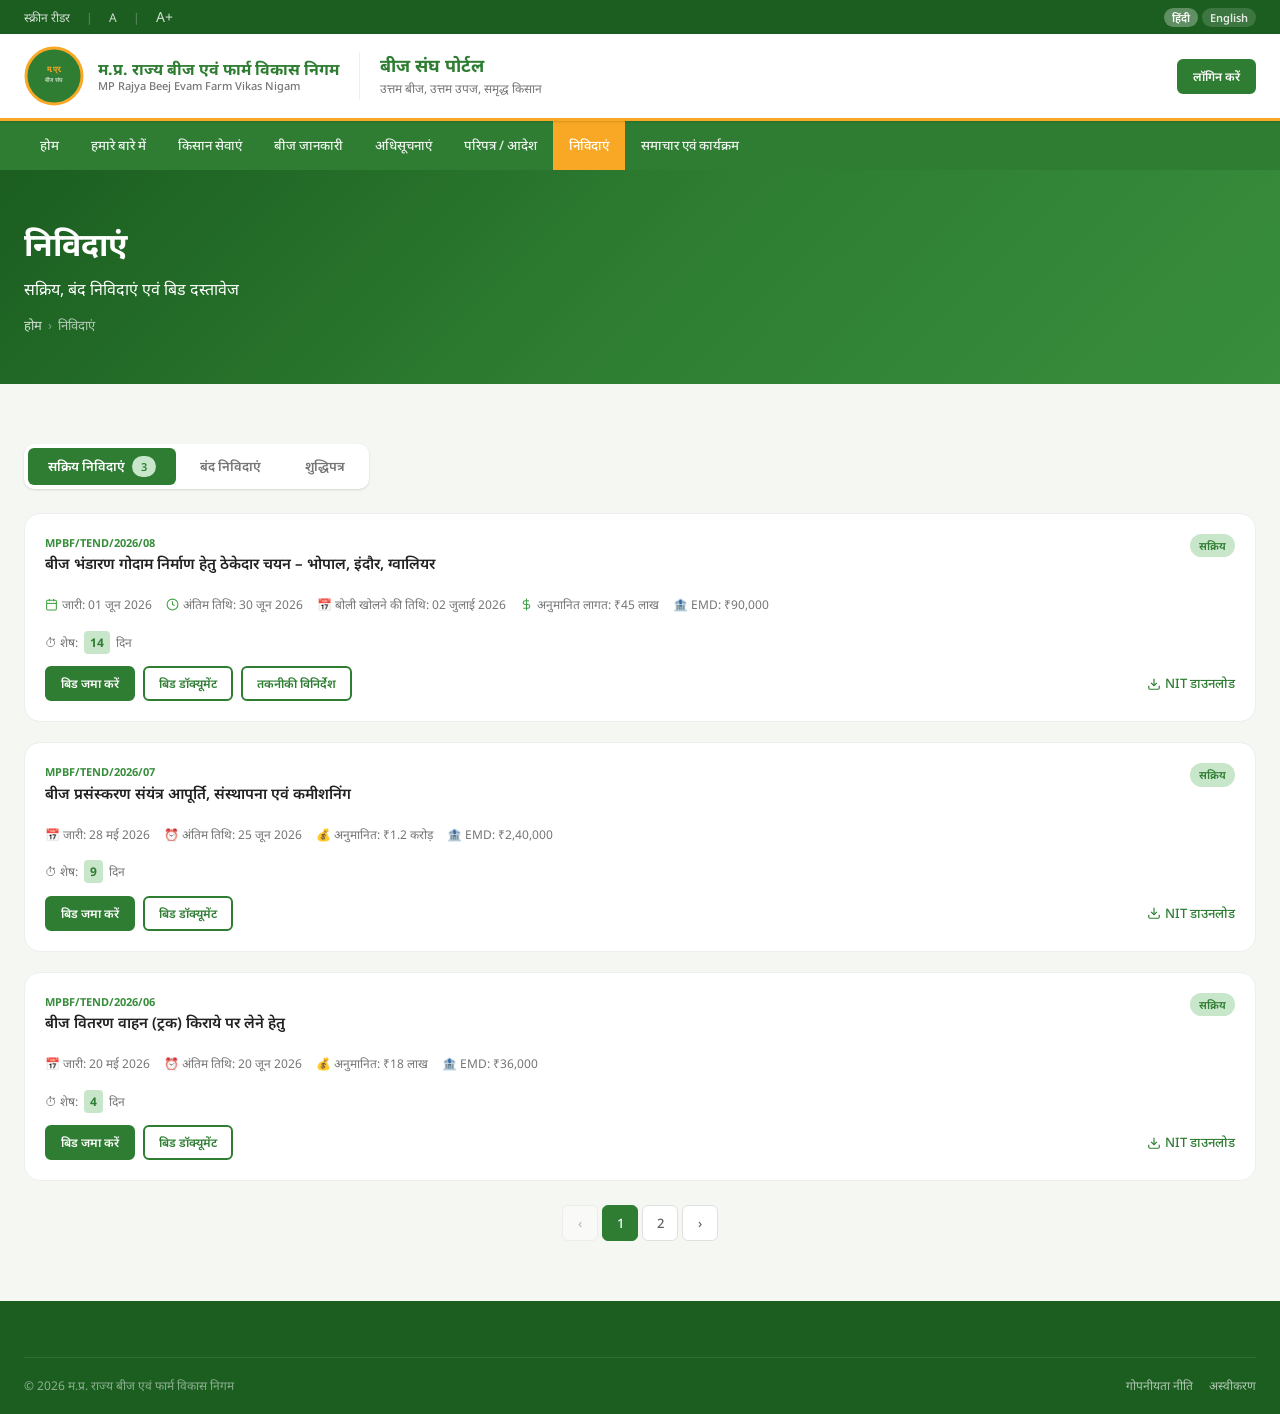
<file: tenders.html>
<!DOCTYPE html>
<html lang="hi">
<head>
<meta charset="UTF-8"/><meta name="viewport" content="width=device-width,initial-scale=1.0"/>
<title>निविदाएं – बीज संघ</title>
<link rel="stylesheet" href="styles.css"/>
<style>
.page-banner{background:linear-gradient(135deg,#1B5E20,#2E7D32,#388E3C);padding:48px 0;color:#fff;}
.page-banner h1{font-size:2rem;font-weight:700;margin-bottom:8px;}
.breadcrumb-nav{display:flex;align-items:center;gap:6px;font-size:0.8125rem;color:rgba(255,255,255,0.65);margin-top:12px;}
.breadcrumb-nav a{color:rgba(255,255,255,0.8);text-decoration:none;}
.breadcrumb-nav .sep{color:rgba(255,255,255,0.4);}
.tab-content{display:none;}.tab-content.active{display:block;}
.countdown{display:inline-flex;gap:6px;align-items:center;font-size:0.75rem;color:var(--neutral-600);}
.countdown-val{background:var(--green-100);color:var(--green-800);padding:2px 6px;border-radius:4px;font-weight:700;font-variant-numeric:tabular-nums;}
</style>
</head>
<body>

<div class="utility-bar"><div class="container"><div class="utility-links"><a href="#">स्क्रीन रीडर</a><span class="sep">|</span><a href="#">A</a><span class="sep">|</span><a href="#" style="font-size:0.875rem">A+</a></div><div class="lang-switch"><button class="lang-btn active">हिंदी</button><button class="lang-btn">English</button></div></div></div>

<header class="site-header"><div class="container"><div class="header-inner">
  <a href="index.html" class="header-logo"><svg viewBox="0 0 60 60" fill="none" class="logo-emblem" aria-label="बीज संघ"><circle cx="30" cy="30" r="28" fill="#2E7D32" stroke="#F9A825" stroke-width="3"/><text x="30" y="26" text-anchor="middle" fill="#F9A825" font-size="8" font-weight="700" font-family="serif">म.प्र.</text><text x="30" y="36" text-anchor="middle" fill="#fff" font-size="5.5" font-family="serif">बीज संघ</text></svg>
  <div class="logo-text"><span class="org-name-hi">म.प्र. राज्य बीज एवं फार्म विकास निगम</span><span class="org-name-en">MP Rajya Beej Evam Farm Vikas Nigam</span></div></a>
  <div class="header-divider"></div>
  <div class="header-title"><h1>बीज संघ पोर्टल</h1><p>उत्तम बीज, उत्तम उपज, समृद्ध किसान</p></div>
  <div class="header-actions"><a href="portal-login.html" class="btn btn-primary btn-sm">लॉगिन करें</a></div>
</div></div></header>

<nav class="main-nav"><div class="container"><ul class="nav-list">
  <li><a href="index.html">होम</a></li><li><a href="about.html">हमारे बारे में</a></li>
  <li><a href="seed-registration.html">किसान सेवाएं</a></li><li><a href="seed-info.html">बीज जानकारी</a></li>
  <li><a href="notifications.html">अधिसूचनाएं</a></li><li><a href="circulars.html">परिपत्र / आदेश</a></li>
  <li><a href="tenders.html" class="active" aria-current="page">निविदाएं</a></li><li><a href="news.html">समाचार एवं कार्यक्रम</a></li>
</ul></div></nav>

<div class="page-banner"><div class="container">
  <h1>निविदाएं</h1>
  <p>सक्रिय, बंद निविदाएं एवं बिड दस्तावेज</p>
  <nav class="breadcrumb-nav" aria-label="ब्रेडक्रंब"><a href="index.html">होम</a><span class="sep">›</span><span>निविदाएं</span></nav>
</div></div>

<main id="main">
<section class="section">
  <div class="container">
    <div class="tender-tabs" role="tablist" aria-label="निविदा प्रकार">
      <button class="tab-btn active" role="tab" aria-selected="true" aria-controls="active-tenders" id="tab-active" onclick="switchTab('active')">सक्रिय निविदाएं <span class="badge badge-green" style="margin-left:4px;">3</span></button>
      <button class="tab-btn" role="tab" aria-selected="false" aria-controls="closed-tenders" id="tab-closed" onclick="switchTab('closed')">बंद निविदाएं</button>
      <button class="tab-btn" role="tab" aria-selected="false" aria-controls="corrigendum" id="tab-corrigendum" onclick="switchTab('corrigendum')">शुद्धिपत्र</button>
    </div>

    <!-- Active Tenders -->
    <div id="active-tenders" class="tab-content active" role="tabpanel" aria-labelledby="tab-active">
      <div style="display:flex;flex-direction:column;gap:20px;">
        <div class="tender-item">
          <div class="tender-header">
            <div><div class="tender-ref">MPBF/TEND/2026/08</div><h3 class="tender-title">बीज भंडारण गोदाम निर्माण हेतु ठेकेदार चयन – भोपाल, इंदौर, ग्वालियर</h3></div>
            <span class="badge badge-green">सक्रिय</span>
          </div>
          <div class="tender-meta">
            <span><svg xmlns="http://www.w3.org/2000/svg" width="13" height="13" viewBox="0 0 24 24" fill="none" stroke="currentColor" stroke-width="2" aria-hidden="true"><rect x="3" y="4" width="18" height="18" rx="2"/><line x1="16" y1="2" x2="16" y2="6"/><line x1="8" y1="2" x2="8" y2="6"/><line x1="3" y1="10" x2="21" y2="10"/></svg> जारी: 01 जून 2026</span>
            <span><svg xmlns="http://www.w3.org/2000/svg" width="13" height="13" viewBox="0 0 24 24" fill="none" stroke="currentColor" stroke-width="2" aria-hidden="true"><circle cx="12" cy="12" r="10"/><polyline points="12 6 12 12 16 14"/></svg> अंतिम तिथि: 30 जून 2026</span>
            <span>📅 बोली खोलने की तिथि: 02 जुलाई 2026</span>
            <span><svg xmlns="http://www.w3.org/2000/svg" width="13" height="13" viewBox="0 0 24 24" fill="none" stroke="currentColor" stroke-width="2" aria-hidden="true"><line x1="12" y1="1" x2="12" y2="23"/><path d="M17 5H9.5a3.5 3.5 0 0 0 0 7h5a3.5 3.5 0 0 1 0 7H6"/></svg> अनुमानित लागत: ₹45 लाख</span>
            <span>🏦 EMD: ₹90,000</span>
          </div>
          <div class="countdown" aria-label="समय शेष">
            ⏱ शेष: <span class="countdown-val">14</span> दिन
          </div>
          <div class="tender-footer" style="margin-top:12px;">
            <div style="display:flex;gap:8px;flex-wrap:wrap;">
              <a href="#" class="btn btn-primary btn-sm">बिड जमा करें</a>
              <a href="#" class="btn btn-outline-green btn-sm">बिड डॉक्यूमेंट</a>
              <a href="#" class="btn btn-outline-green btn-sm">तकनीकी विनिर्देश</a>
            </div>
            <a href="#" class="download-link" aria-label="NIT डाउनलोड करें">
              <svg xmlns="http://www.w3.org/2000/svg" width="14" height="14" viewBox="0 0 24 24" fill="none" stroke="currentColor" stroke-width="2" aria-hidden="true"><path d="M21 15v4a2 2 0 0 1-2 2H5a2 2 0 0 1-2-2v-4"/><polyline points="7 10 12 15 17 10"/><line x1="12" y1="15" x2="12" y2="3"/></svg> NIT डाउनलोड
            </a>
          </div>
        </div>

        <div class="tender-item">
          <div class="tender-header">
            <div><div class="tender-ref">MPBF/TEND/2026/07</div><h3 class="tender-title">बीज प्रसंस्करण संयंत्र आपूर्ति, संस्थापना एवं कमीशनिंग</h3></div>
            <span class="badge badge-green">सक्रिय</span>
          </div>
          <div class="tender-meta">
            <span>📅 जारी: 28 मई 2026</span>
            <span>⏰ अंतिम तिथि: 25 जून 2026</span>
            <span>💰 अनुमानित: ₹1.2 करोड़</span>
            <span>🏦 EMD: ₹2,40,000</span>
          </div>
          <div class="countdown">⏱ शेष: <span class="countdown-val">9</span> दिन</div>
          <div class="tender-footer" style="margin-top:12px;">
            <div style="display:flex;gap:8px;">
              <a href="#" class="btn btn-primary btn-sm">बिड जमा करें</a>
              <a href="#" class="btn btn-outline-green btn-sm">बिड डॉक्यूमेंट</a>
            </div>
            <a href="#" class="download-link" aria-label="NIT डाउनलोड करें"><svg xmlns="http://www.w3.org/2000/svg" width="14" height="14" viewBox="0 0 24 24" fill="none" stroke="currentColor" stroke-width="2" aria-hidden="true"><path d="M21 15v4a2 2 0 0 1-2 2H5a2 2 0 0 1-2-2v-4"/><polyline points="7 10 12 15 17 10"/><line x1="12" y1="15" x2="12" y2="3"/></svg> NIT डाउनलोड</a>
          </div>
        </div>

        <div class="tender-item">
          <div class="tender-header">
            <div><div class="tender-ref">MPBF/TEND/2026/06</div><h3 class="tender-title">बीज वितरण वाहन (ट्रक) किराये पर लेने हेतु</h3></div>
            <span class="badge badge-green">सक्रिय</span>
          </div>
          <div class="tender-meta">
            <span>📅 जारी: 20 मई 2026</span>
            <span>⏰ अंतिम तिथि: 20 जून 2026</span>
            <span>💰 अनुमानित: ₹18 लाख</span>
            <span>🏦 EMD: ₹36,000</span>
          </div>
          <div class="countdown">⏱ शेष: <span class="countdown-val">4</span> दिन</div>
          <div class="tender-footer" style="margin-top:12px;">
            <div style="display:flex;gap:8px;">
              <a href="#" class="btn btn-primary btn-sm">बिड जमा करें</a>
              <a href="#" class="btn btn-outline-green btn-sm">बिड डॉक्यूमेंट</a>
            </div>
            <a href="#" class="download-link" aria-label="NIT डाउनलोड करें"><svg xmlns="http://www.w3.org/2000/svg" width="14" height="14" viewBox="0 0 24 24" fill="none" stroke="currentColor" stroke-width="2" aria-hidden="true"><path d="M21 15v4a2 2 0 0 1-2 2H5a2 2 0 0 1-2-2v-4"/><polyline points="7 10 12 15 17 10"/><line x1="12" y1="15" x2="12" y2="3"/></svg> NIT डाउनलोड</a>
          </div>
        </div>
      </div>
    </div>

    <!-- Closed Tenders -->
    <div id="closed-tenders" class="tab-content" role="tabpanel" aria-labelledby="tab-closed">
      <div class="notif-table-wrap">
        <table>
          <thead><tr><th>क्र.</th><th>निविदा क्र.</th><th>विषय</th><th>जारी दिनांक</th><th>बंद दिनांक</th><th>स्थिति</th><th>डाउनलोड</th></tr></thead>
          <tbody>
            <tr><td>1</td><td>MPBF/TEND/2026/05</td><td>बीज गुणवत्ता परीक्षण उपकरण क्रय</td><td>01 मई 2026</td><td>31 मई 2026</td><td><span class="badge badge-gray">बंद</span></td><td><a href="#" class="download-link" aria-label="PDF डाउनलोड"><svg xmlns="http://www.w3.org/2000/svg" width="14" height="14" viewBox="0 0 24 24" fill="none" stroke="currentColor" stroke-width="2" aria-hidden="true"><path d="M21 15v4a2 2 0 0 1-2 2H5a2 2 0 0 1-2-2v-4"/><polyline points="7 10 12 15 17 10"/><line x1="12" y1="15" x2="12" y2="3"/></svg></a></td></tr>
            <tr><td>2</td><td>MPBF/TEND/2026/04</td><td>कार्यालय नवीनीकरण कार्य</td><td>15 अप्रैल 2026</td><td>15 मई 2026</td><td><span class="badge badge-gray">बंद</span></td><td><a href="#" class="download-link" aria-label="PDF डाउनलोड"><svg xmlns="http://www.w3.org/2000/svg" width="14" height="14" viewBox="0 0 24 24" fill="none" stroke="currentColor" stroke-width="2" aria-hidden="true"><path d="M21 15v4a2 2 0 0 1-2 2H5a2 2 0 0 1-2-2v-4"/><polyline points="7 10 12 15 17 10"/><line x1="12" y1="15" x2="12" y2="3"/></svg></a></td></tr>
            <tr><td>3</td><td>MPBF/TEND/2025/22</td><td>रबी 2025-26 बीज पैकेजिंग सामग्री</td><td>01 अक्टूबर 2025</td><td>31 अक्टूबर 2025</td><td><span class="badge badge-red">पुरस्कृत</span></td><td><a href="#" class="download-link" aria-label="PDF डाउनलोड"><svg xmlns="http://www.w3.org/2000/svg" width="14" height="14" viewBox="0 0 24 24" fill="none" stroke="currentColor" stroke-width="2" aria-hidden="true"><path d="M21 15v4a2 2 0 0 1-2 2H5a2 2 0 0 1-2-2v-4"/><polyline points="7 10 12 15 17 10"/><line x1="12" y1="15" x2="12" y2="3"/></svg></a></td></tr>
          </tbody>
        </table>
      </div>
    </div>

    <!-- Corrigendum -->
    <div id="corrigendum" class="tab-content" role="tabpanel" aria-labelledby="tab-corrigendum">
      <div class="notif-table-wrap">
        <table>
          <thead><tr><th>क्र.</th><th>मूल निविदा क्र.</th><th>शुद्धिपत्र विषय</th><th>दिनांक</th><th>डाउनलोड</th></tr></thead>
          <tbody>
            <tr><td>1</td><td>MPBF/TEND/2026/08</td><td>EMD राशि में संशोधन</td><td>10 जून 2026</td><td><a href="#" class="download-link" aria-label="PDF डाउनलोड"><svg xmlns="http://www.w3.org/2000/svg" width="14" height="14" viewBox="0 0 24 24" fill="none" stroke="currentColor" stroke-width="2" aria-hidden="true"><path d="M21 15v4a2 2 0 0 1-2 2H5a2 2 0 0 1-2-2v-4"/><polyline points="7 10 12 15 17 10"/><line x1="12" y1="15" x2="12" y2="3"/></svg> PDF</a></td></tr>
            <tr><td>2</td><td>MPBF/TEND/2026/07</td><td>अंतिम तिथि विस्तार – 25 जून 2026</td><td>05 जून 2026</td><td><a href="#" class="download-link" aria-label="PDF डाउनलोड"><svg xmlns="http://www.w3.org/2000/svg" width="14" height="14" viewBox="0 0 24 24" fill="none" stroke="currentColor" stroke-width="2" aria-hidden="true"><path d="M21 15v4a2 2 0 0 1-2 2H5a2 2 0 0 1-2-2v-4"/><polyline points="7 10 12 15 17 10"/><line x1="12" y1="15" x2="12" y2="3"/></svg> PDF</a></td></tr>
          </tbody>
        </table>
      </div>
    </div>

    <div class="pagination" role="navigation" aria-label="पृष्ठ नेविगेशन" style="margin-top:24px;">
      <button class="page-btn" disabled>‹</button>
      <button class="page-btn active" aria-current="page">1</button>
      <button class="page-btn">2</button>
      <button class="page-btn">›</button>
    </div>
  </div>
</section>
</main>

<footer class="site-footer"><div class="container"><div class="footer-bottom" style="padding:18px 0;border-top:1px solid rgba(255,255,255,0.1);">
  <span>© 2026 म.प्र. राज्य बीज एवं फार्म विकास निगम</span>
  <div style="display:flex;gap:16px;"><a href="#">गोपनीयता नीति</a><a href="#">अस्वीकरण</a></div>
</div></div></footer>

<script>
function switchTab(tab) {
  document.querySelectorAll('.tab-btn').forEach(b => { b.classList.remove('active'); b.setAttribute('aria-selected','false'); });
  document.querySelectorAll('.tab-content').forEach(c => c.classList.remove('active'));
  document.getElementById('tab-' + tab).classList.add('active');
  document.getElementById('tab-' + tab).setAttribute('aria-selected','true');
  document.getElementById(tab === 'active' ? 'active-tenders' : tab === 'closed' ? 'closed-tenders' : 'corrigendum').classList.add('active');
}
</script>
</body>
</html>
</file>
<file: styles.css>
/* ==========================================================================
   MADHYA PRADESH RAJYA BEEJ EVAM FARM VIKAS NIGAM
   Design System — Agriculture Theme
   Colors: Dark Green #2E7D32 | Light Green #81C784 | Yellow #F9A825 | White #FFFFFF
   ========================================================================== */

@import url('https://fonts.googleapis.com/css2?family=Noto+Sans:wght@300;400;500;600;700&family=Noto+Sans+Devanagari:wght@300;400;500;600;700&display=swap');

:root {
  --green-900: #1B5E20;
  --green-800: #2E7D32;
  --green-700: #388E3C;
  --green-600: #43A047;
  --green-500: #4CAF50;
  --green-400: #66BB6A;
  --green-300: #81C784;
  --green-200: #A5D6A7;
  --green-100: #C8E6C9;
  --green-50:  #E8F5E9;

  --yellow-900: #E65100;
  --yellow-800: #F57F17;
  --yellow-700: #F9A825;
  --yellow-600: #FBC02D;
  --yellow-500: #FFC107;
  --yellow-400: #FFCA28;
  --yellow-100: #FFF9C4;
  --yellow-50:  #FFFDE7;

  --neutral-900: #212121;
  --neutral-800: #424242;
  --neutral-700: #616161;
  --neutral-600: #757575;
  --neutral-500: #9E9E9E;
  --neutral-400: #BDBDBD;
  --neutral-300: #E0E0E0;
  --neutral-200: #EEEEEE;
  --neutral-100: #F5F5F5;
  --neutral-50:  #FAFAFA;
  --white: #FFFFFF;

  --bg-base: #F5F7F2;
  --bg-surface: #FFFFFF;
  --shadow-sm: 0 1px 3px rgba(0,0,0,0.08), 0 1px 2px rgba(0,0,0,0.06);
  --shadow-md: 0 4px 12px rgba(0,0,0,0.10);
  --shadow-lg: 0 10px 30px rgba(0,0,0,0.12);
  --radius-sm: 6px;
  --radius-md: 10px;
  --radius-lg: 16px;
  --radius-xl: 24px;
  --radius-full: 9999px;
  --transition: 200ms ease;
  --font-sans: 'Noto Sans', 'Noto Sans Devanagari', system-ui, sans-serif;
}

/* ---- Reset ---- */
*, *::before, *::after { box-sizing: border-box; margin: 0; padding: 0; }
html { font-size: 16px; scroll-behavior: smooth; }
body { font-family: var(--font-sans); background: var(--bg-base); color: var(--neutral-900); line-height: 1.6; -webkit-font-smoothing: antialiased; }
img, svg { display: block; max-width: 100%; }
a { color: var(--green-800); text-decoration: none; transition: color var(--transition); }
a:hover { color: var(--green-600); }
ul, ol { list-style: none; }
button { font-family: inherit; cursor: pointer; }

/* ---- Top Utility Bar ---- */
.utility-bar {
  background: var(--green-900);
  color: rgba(255,255,255,0.85);
  font-size: 0.75rem;
  padding: 6px 0;
}
.utility-bar .container { display: flex; align-items: center; justify-content: space-between; gap: 12px; flex-wrap: wrap; }
.utility-links { display: flex; gap: 16px; align-items: center; }
.utility-links a { color: rgba(255,255,255,0.8); font-size: 0.75rem; }
.utility-links a:hover { color: #fff; }
.utility-links .sep { color: rgba(255,255,255,0.3); }
.lang-switch { display: flex; gap: 4px; }
.lang-btn { background: rgba(255,255,255,0.15); border: none; color: rgba(255,255,255,0.85); font-size: 0.6875rem; font-weight: 600; padding: 2px 8px; border-radius: var(--radius-full); cursor: pointer; transition: background var(--transition); }
.lang-btn.active, .lang-btn:hover { background: rgba(255,255,255,0.3); color: #fff; }

/* ---- Container ---- */
.container { width: 100%; max-width: 1280px; margin: 0 auto; padding: 0 24px; }

/* ---- Header ---- */
.site-header {
  background: var(--white);
  border-bottom: 3px solid var(--yellow-700);
  position: sticky;
  top: 0;
  z-index: 200;
  box-shadow: var(--shadow-sm);
}
.header-inner { display: flex; align-items: center; gap: 20px; padding: 12px 0; }
.header-logo { display: flex; align-items: center; gap: 14px; text-decoration: none; flex-shrink: 0; }
.logo-emblem { width: 60px; height: 60px; }
.logo-text { line-height: 1.2; }
.logo-text .org-name-hi { font-size: 1rem; font-weight: 700; color: var(--green-800); display: block; }
.logo-text .org-name-en { font-size: 0.6875rem; font-weight: 500; color: var(--neutral-600); display: block; }
.logo-text .org-sub { font-size: 0.625rem; color: var(--neutral-500); display: block; }
.header-divider { height: 48px; width: 1px; background: var(--neutral-200); flex-shrink: 0; }
.header-title { flex: 1; }
.header-title h1 { font-size: 1.125rem; font-weight: 700; color: var(--green-800); line-height: 1.2; }
.header-title p { font-size: 0.75rem; color: var(--neutral-600); margin-top: 2px; }
.header-actions { display: flex; align-items: center; gap: 10px; flex-shrink: 0; }
.header-search { position: relative; }
.header-search input { padding: 8px 16px 8px 36px; border: 1.5px solid var(--neutral-300); border-radius: var(--radius-full); font-size: 0.8125rem; width: 220px; outline: none; transition: border-color var(--transition); }
.header-search input:focus { border-color: var(--green-600); }
.header-search .search-icon { position: absolute; left: 10px; top: 50%; transform: translateY(-50%); color: var(--neutral-500); width: 16px; height: 16px; }

/* ---- Navigation ---- */
.main-nav { background: var(--green-800); }
.nav-list { display: flex; align-items: stretch; }
.nav-list > li { position: relative; }
.nav-list > li > a, .nav-list > li > button {
  display: flex; align-items: center; gap: 5px;
  padding: 14px 16px; color: rgba(255,255,255,0.9); font-size: 0.8125rem; font-weight: 500;
  background: none; border: none; white-space: nowrap;
  transition: background var(--transition), color var(--transition);
  cursor: pointer;
}
.nav-list > li > a:hover, .nav-list > li > button:hover,
.nav-list > li.active > a { background: rgba(255,255,255,0.15); color: #fff; }
.nav-list > li > a.active { background: var(--yellow-700); color: #fff; }
.nav-dropdown { position: absolute; top: 100%; left: 0; background: #fff; min-width: 220px; border-radius: 0 0 var(--radius-md) var(--radius-md); box-shadow: var(--shadow-lg); border-top: 3px solid var(--yellow-700); display: none; z-index: 300; }
.nav-list > li:hover .nav-dropdown { display: block; }
.nav-dropdown a { display: block; padding: 10px 16px; font-size: 0.8125rem; color: var(--neutral-800); transition: background var(--transition); }
.nav-dropdown a:hover { background: var(--green-50); color: var(--green-800); }
.nav-caret { width: 14px; height: 14px; transition: transform var(--transition); }
.nav-list > li:hover .nav-caret { transform: rotate(180deg); }
.mobile-nav-toggle { display: none; background: none; border: none; color: #fff; padding: 8px; }

/* ---- Hero / Slider ---- */
.hero { position: relative; overflow: hidden; background: var(--green-900); min-height: 480px; }
.hero-slides { display: flex; transition: transform 0.6s ease; height: 100%; }
.hero-slide { min-width: 100%; position: relative; min-height: 480px; display: flex; align-items: center; }
.hero-slide-bg { position: absolute; inset: 0; background-size: cover; background-position: center; }
.hero-slide-bg::after { content: ''; position: absolute; inset: 0; background: linear-gradient(90deg, rgba(27,94,32,0.85) 0%, rgba(27,94,32,0.5) 60%, transparent 100%); }
.hero-content { position: relative; z-index: 2; max-width: 600px; padding: 60px 0; }
.hero-badge { display: inline-flex; align-items: center; gap: 6px; background: var(--yellow-700); color: #fff; font-size: 0.75rem; font-weight: 600; padding: 4px 12px; border-radius: var(--radius-full); margin-bottom: 16px; }
.hero-title-hi { font-size: 2.25rem; font-weight: 700; color: #fff; line-height: 1.2; margin-bottom: 8px; }
.hero-title-en { font-size: 1rem; font-weight: 400; color: rgba(255,255,255,0.8); margin-bottom: 20px; }
.hero-desc { font-size: 0.9375rem; color: rgba(255,255,255,0.85); margin-bottom: 28px; line-height: 1.7; }
.hero-actions { display: flex; gap: 12px; flex-wrap: wrap; }
.hero-controls { position: absolute; bottom: 24px; right: 24px; display: flex; gap: 8px; z-index: 10; }
.hero-dot { width: 10px; height: 10px; border-radius: var(--radius-full); background: rgba(255,255,255,0.4); border: none; cursor: pointer; transition: background var(--transition), width var(--transition); }
.hero-dot.active { background: var(--yellow-700); width: 28px; }
.hero-arrow { position: absolute; top: 50%; transform: translateY(-50%); background: rgba(255,255,255,0.2); border: none; color: #fff; width: 44px; height: 44px; border-radius: var(--radius-full); display: flex; align-items: center; justify-content: center; cursor: pointer; z-index: 10; backdrop-filter: blur(4px); transition: background var(--transition); }
.hero-arrow:hover { background: rgba(255,255,255,0.35); }
.hero-arrow-prev { left: 16px; }
.hero-arrow-next { right: 16px; }

/* ---- Buttons ---- */
.btn { display: inline-flex; align-items: center; gap: 6px; padding: 10px 22px; font-size: 0.875rem; font-weight: 600; border-radius: var(--radius-sm); border: 2px solid transparent; cursor: pointer; transition: all var(--transition); text-decoration: none; white-space: nowrap; }
.btn:active { transform: translateY(1px); }
.btn-primary { background: var(--green-800); border-color: var(--green-800); color: #fff; }
.btn-primary:hover { background: var(--green-900); border-color: var(--green-900); color: #fff; }
.btn-secondary { background: var(--yellow-700); border-color: var(--yellow-700); color: #fff; }
.btn-secondary:hover { background: var(--yellow-800); border-color: var(--yellow-800); color: #fff; }
.btn-outline { background: transparent; border-color: #fff; color: #fff; }
.btn-outline:hover { background: rgba(255,255,255,0.15); color: #fff; }
.btn-outline-green { background: transparent; border-color: var(--green-800); color: var(--green-800); }
.btn-outline-green:hover { background: var(--green-50); color: var(--green-800); }
.btn-sm { padding: 6px 14px; font-size: 0.75rem; }
.btn-lg { padding: 13px 28px; font-size: 0.9375rem; }

/* ---- Quick Links ---- */
.quick-links-bar { background: var(--white); border-bottom: 1px solid var(--neutral-200); padding: 16px 0; }
.quick-links-grid { display: grid; grid-template-columns: repeat(auto-fit, minmax(140px, 1fr)); gap: 12px; }
.quick-link-item { display: flex; flex-direction: column; align-items: center; gap: 8px; padding: 14px 10px; border: 1.5px solid var(--neutral-200); border-radius: var(--radius-md); text-decoration: none; transition: all var(--transition); text-align: center; background: var(--white); }
.quick-link-item:hover { border-color: var(--green-600); background: var(--green-50); transform: translateY(-2px); box-shadow: var(--shadow-sm); }
.ql-icon { width: 44px; height: 44px; border-radius: 12px; display: flex; align-items: center; justify-content: center; background: var(--green-50); }
.ql-icon svg { width: 22px; height: 22px; color: var(--green-800); }
.ql-label { font-size: 0.75rem; font-weight: 600; color: var(--neutral-800); line-height: 1.3; }

/* ---- Section Headers ---- */
.section-header { text-align: center; margin-bottom: 40px; }
.section-tag { display: inline-block; background: var(--green-50); color: var(--green-800); font-size: 0.75rem; font-weight: 700; text-transform: uppercase; letter-spacing: 0.08em; padding: 4px 14px; border-radius: var(--radius-full); margin-bottom: 10px; border: 1px solid var(--green-200); }
.section-title { font-size: 1.875rem; font-weight: 700; color: var(--neutral-900); margin-bottom: 10px; }
.section-title span { color: var(--green-800); }
.section-desc { font-size: 0.9375rem; color: var(--neutral-600); max-width: 560px; margin: 0 auto; }
.section-header-flex { display: flex; align-items: flex-end; justify-content: space-between; margin-bottom: 28px; }
.section-header-flex .section-title { font-size: 1.375rem; font-weight: 700; margin-bottom: 0; }

/* ---- Stats Bar ---- */
.stats-bar { background: linear-gradient(135deg, var(--green-800), var(--green-700)); padding: 36px 0; }
.stats-grid { display: grid; grid-template-columns: repeat(4, 1fr); gap: 1px; background: rgba(255,255,255,0.15); border-radius: var(--radius-lg); overflow: hidden; }
.stat-item { background: transparent; padding: 28px 20px; text-align: center; }
.stat-number { font-size: 2.5rem; font-weight: 700; color: var(--yellow-400); line-height: 1; display: block; }
.stat-unit { font-size: 1rem; font-weight: 400; color: rgba(255,255,255,0.8); }
.stat-label { font-size: 0.8125rem; color: rgba(255,255,255,0.75); margin-top: 6px; font-weight: 500; }

/* ---- Notification Cards ---- */
.section { padding: 60px 0; }
.section-alt { background: var(--white); }
.notif-table-wrap { background: var(--white); border-radius: var(--radius-lg); box-shadow: var(--shadow-sm); overflow: hidden; }
.notif-filters { display: flex; gap: 10px; align-items: center; padding: 16px 20px; border-bottom: 1px solid var(--neutral-200); flex-wrap: wrap; }
.filter-input { padding: 8px 14px; border: 1.5px solid var(--neutral-300); border-radius: var(--radius-sm); font-size: 0.8125rem; outline: none; transition: border-color var(--transition); }
.filter-input:focus { border-color: var(--green-600); }
.filter-btn { padding: 8px 16px; background: var(--green-800); color: #fff; border: none; border-radius: var(--radius-sm); font-size: 0.8125rem; font-weight: 600; cursor: pointer; transition: background var(--transition); }
.filter-btn:hover { background: var(--green-900); }
table { width: 100%; border-collapse: collapse; font-size: 0.8125rem; }
th { padding: 12px 16px; text-align: left; font-size: 0.6875rem; font-weight: 700; color: var(--neutral-600); text-transform: uppercase; letter-spacing: 0.05em; background: var(--neutral-50); border-bottom: 1px solid var(--neutral-200); }
td { padding: 13px 16px; border-bottom: 1px solid var(--neutral-100); color: var(--neutral-800); vertical-align: middle; }
tr:last-child td { border-bottom: none; }
tr:hover td { background: var(--green-50); }
.badge { display: inline-flex; align-items: center; gap: 4px; padding: 3px 9px; border-radius: var(--radius-full); font-size: 0.6875rem; font-weight: 600; }
.badge-green { background: var(--green-100); color: var(--green-800); }
.badge-yellow { background: var(--yellow-100); color: var(--yellow-800); }
.badge-red { background: #FFEBEE; color: #C62828; }
.badge-gray { background: var(--neutral-100); color: var(--neutral-700); }
.download-link { display: inline-flex; align-items: center; gap: 4px; color: var(--green-800); font-size: 0.8125rem; font-weight: 500; }
.download-link:hover { color: var(--green-600); }

/* ---- Cards ---- */
.cards-grid { display: grid; grid-template-columns: repeat(auto-fill, minmax(280px, 1fr)); gap: 24px; }
.cards-grid-3 { grid-template-columns: repeat(3, 1fr); }
.cards-grid-4 { grid-template-columns: repeat(4, 1fr); }
.card { background: var(--white); border-radius: var(--radius-lg); box-shadow: var(--shadow-sm); overflow: hidden; transition: box-shadow var(--transition), transform var(--transition); }
.card:hover { box-shadow: var(--shadow-md); transform: translateY(-3px); }
.card-img { width: 100%; height: 180px; object-fit: cover; }
.card-body { padding: 20px; }
.card-tag { font-size: 0.6875rem; font-weight: 700; text-transform: uppercase; letter-spacing: 0.06em; color: var(--green-700); margin-bottom: 8px; }
.card-title { font-size: 1rem; font-weight: 700; color: var(--neutral-900); margin-bottom: 8px; line-height: 1.4; }
.card-desc { font-size: 0.8125rem; color: var(--neutral-600); line-height: 1.6; margin-bottom: 14px; }
.card-meta { display: flex; align-items: center; gap: 12px; font-size: 0.75rem; color: var(--neutral-500); }
.card-meta svg { width: 13px; height: 13px; }
.card-footer { padding: 14px 20px; border-top: 1px solid var(--neutral-100); display: flex; align-items: center; justify-content: space-between; }

/* ---- Tender Cards ---- */
.tender-item { background: var(--white); border-radius: var(--radius-lg); border: 1px solid var(--neutral-200); padding: 20px; transition: all var(--transition); }
.tender-item:hover { border-color: var(--green-400); box-shadow: var(--shadow-sm); }
.tender-header { display: flex; justify-content: space-between; align-items: flex-start; gap: 12px; margin-bottom: 12px; }
.tender-ref { font-size: 0.6875rem; font-weight: 700; color: var(--green-700); text-transform: uppercase; }
.tender-title { font-size: 0.9375rem; font-weight: 600; color: var(--neutral-900); margin-bottom: 8px; }
.tender-meta { display: flex; flex-wrap: wrap; gap: 14px; font-size: 0.75rem; color: var(--neutral-600); margin-bottom: 14px; }
.tender-meta span { display: flex; align-items: center; gap: 4px; }
.tender-meta svg { width: 13px; height: 13px; color: var(--green-600); }
.tender-footer { display: flex; align-items: center; justify-content: space-between; flex-wrap: wrap; gap: 8px; }
.tender-tabs { display: flex; gap: 4px; margin-bottom: 24px; background: var(--white); border-radius: var(--radius-md); padding: 4px; box-shadow: var(--shadow-sm); width: fit-content; }
.tab-btn { padding: 8px 20px; border: none; background: transparent; border-radius: var(--radius-sm); font-size: 0.8125rem; font-weight: 600; color: var(--neutral-600); cursor: pointer; transition: all var(--transition); }
.tab-btn.active { background: var(--green-800); color: #fff; }
.tab-btn:hover:not(.active) { background: var(--neutral-100); color: var(--neutral-800); }

/* ---- Crop Seed Info ---- */
.crop-grid { display: grid; grid-template-columns: repeat(auto-fill, minmax(200px, 1fr)); gap: 20px; }
.crop-card { background: var(--white); border-radius: var(--radius-lg); border: 2px solid transparent; padding: 24px 16px; text-align: center; cursor: pointer; transition: all var(--transition); }
.crop-card:hover, .crop-card.active { border-color: var(--green-600); background: var(--green-50); }
.crop-icon { width: 64px; height: 64px; border-radius: var(--radius-lg); background: var(--green-50); display: flex; align-items: center; justify-content: center; margin: 0 auto 12px; font-size: 2rem; }
.crop-name-hi { font-size: 1rem; font-weight: 700; color: var(--neutral-900); display: block; }
.crop-name-en { font-size: 0.75rem; color: var(--neutral-500); }
.crop-varieties { display: inline-block; margin-top: 8px; background: var(--green-100); color: var(--green-800); font-size: 0.6875rem; font-weight: 600; padding: 2px 8px; border-radius: var(--radius-full); }
.variety-table-wrap { background: var(--white); border-radius: var(--radius-lg); box-shadow: var(--shadow-sm); overflow: hidden; margin-top: 24px; }

/* ---- Gallery ---- */
.gallery-grid { display: grid; grid-template-columns: repeat(4, 1fr); gap: 16px; }
.gallery-item { border-radius: var(--radius-md); overflow: hidden; position: relative; aspect-ratio: 4/3; background: var(--neutral-100); cursor: pointer; }
.gallery-item img { width: 100%; height: 100%; object-fit: cover; transition: transform 0.4s ease; }
.gallery-item:hover img { transform: scale(1.05); }
.gallery-overlay { position: absolute; inset: 0; background: rgba(27,94,32,0.7); opacity: 0; display: flex; align-items: center; justify-content: center; transition: opacity var(--transition); }
.gallery-item:hover .gallery-overlay { opacity: 1; }
.gallery-overlay svg { width: 32px; height: 32px; color: #fff; }

/* ---- Event Calendar Item ---- */
.event-item { display: flex; gap: 16px; align-items: flex-start; padding: 16px 0; border-bottom: 1px solid var(--neutral-100); }
.event-item:last-child { border-bottom: none; }
.event-date-box { background: var(--green-800); color: #fff; border-radius: var(--radius-md); width: 56px; flex-shrink: 0; text-align: center; padding: 8px 6px; }
.event-date-box .day { font-size: 1.5rem; font-weight: 700; line-height: 1; display: block; }
.event-date-box .month { font-size: 0.625rem; font-weight: 600; text-transform: uppercase; letter-spacing: 0.06em; color: var(--green-300); }
.event-body .event-title { font-size: 0.9375rem; font-weight: 600; color: var(--neutral-900); margin-bottom: 4px; }
.event-body .event-desc { font-size: 0.8125rem; color: var(--neutral-600); }
.event-body .event-meta { font-size: 0.75rem; color: var(--neutral-500); margin-top: 6px; display: flex; gap: 12px; align-items: center; }

/* ---- About / Vision ---- */
.about-layout { display: grid; grid-template-columns: 1fr 1fr; gap: 60px; align-items: center; }
.about-img-wrap { border-radius: var(--radius-xl); overflow: hidden; position: relative; }
.about-img-wrap img { width: 100%; height: 400px; object-fit: cover; }
.about-badge { position: absolute; bottom: 20px; right: 20px; background: var(--yellow-700); color: #fff; padding: 14px 20px; border-radius: var(--radius-md); box-shadow: var(--shadow-md); }
.about-badge .big { font-size: 1.75rem; font-weight: 700; display: block; line-height: 1; }
.about-badge .small { font-size: 0.75rem; font-weight: 500; }
.about-content .section-tag { text-align: left; }
.about-content h2 { font-size: 1.875rem; font-weight: 700; color: var(--neutral-900); margin-bottom: 16px; }
.about-content p { font-size: 0.9375rem; color: var(--neutral-600); line-height: 1.8; margin-bottom: 20px; }
.vision-mission-grid { display: grid; grid-template-columns: 1fr 1fr; gap: 24px; margin-top: 28px; }
.vm-card { padding: 24px; border-radius: var(--radius-lg); border-left: 4px solid var(--green-600); background: var(--bg-base); }
.vm-card h4 { font-size: 1rem; font-weight: 700; color: var(--green-800); margin-bottom: 10px; }
.vm-card p { font-size: 0.875rem; color: var(--neutral-600); line-height: 1.7; }

/* ---- Board / Org Structure ---- */
.board-grid { display: grid; grid-template-columns: repeat(auto-fill, minmax(220px, 1fr)); gap: 24px; }
.board-card { background: var(--white); border-radius: var(--radius-lg); box-shadow: var(--shadow-sm); overflow: hidden; text-align: center; transition: all var(--transition); }
.board-card:hover { box-shadow: var(--shadow-md); transform: translateY(-3px); }
.board-card-img { width: 100%; height: 200px; object-fit: cover; background: linear-gradient(135deg, var(--green-100), var(--green-50)); display: flex; align-items: center; justify-content: center; }
.board-card-img svg { width: 64px; height: 64px; color: var(--green-400); }
.board-card-body { padding: 16px; }
.board-name { font-size: 0.9375rem; font-weight: 700; color: var(--neutral-900); margin-bottom: 4px; }
.board-role { font-size: 0.75rem; color: var(--green-700); font-weight: 600; }

/* ---- MD Message ---- */
.md-message-layout { display: grid; grid-template-columns: 300px 1fr; gap: 48px; align-items: start; }
.md-photo { border-radius: var(--radius-xl); overflow: hidden; box-shadow: var(--shadow-lg); }
.md-photo img { width: 100%; height: 360px; object-fit: cover; }
.md-name { font-size: 1.25rem; font-weight: 700; color: var(--neutral-900); margin-top: 16px; }
.md-title { font-size: 0.875rem; color: var(--green-700); font-weight: 600; }
.md-message-text p { font-size: 0.9375rem; color: var(--neutral-600); line-height: 1.85; margin-bottom: 18px; }
.md-message-text blockquote { border-left: 4px solid var(--yellow-700); padding: 14px 20px; background: var(--yellow-50); border-radius: 0 var(--radius-md) var(--radius-md) 0; font-style: italic; color: var(--neutral-700); margin-bottom: 18px; }
.signature { font-size: 1.25rem; color: var(--green-800); font-weight: 600; margin-top: 24px; }

/* ---- Footer ---- */
.site-footer { background: var(--green-900); color: rgba(255,255,255,0.85); padding: 56px 0 0; }
.footer-grid { display: grid; grid-template-columns: 2fr 1fr 1fr 1.5fr; gap: 40px; margin-bottom: 40px; }
.footer-brand .logo-text .org-name-hi { color: #fff; }
.footer-brand .logo-text .org-name-en { color: rgba(255,255,255,0.6); }
.footer-brand p { font-size: 0.8125rem; color: rgba(255,255,255,0.65); line-height: 1.7; margin-top: 14px; }
.footer-col h4 { font-size: 0.875rem; font-weight: 700; color: #fff; margin-bottom: 16px; text-transform: uppercase; letter-spacing: 0.05em; }
.footer-links { display: flex; flex-direction: column; gap: 8px; }
.footer-links a { font-size: 0.8125rem; color: rgba(255,255,255,0.65); transition: color var(--transition); }
.footer-links a:hover { color: var(--yellow-400); }
.footer-contact { font-size: 0.8125rem; color: rgba(255,255,255,0.65); }
.footer-contact p { margin-bottom: 8px; display: flex; align-items: flex-start; gap: 8px; }
.footer-contact svg { width: 15px; height: 15px; flex-shrink: 0; margin-top: 2px; color: var(--green-300); }
.footer-bottom { border-top: 1px solid rgba(255,255,255,0.1); padding: 18px 0; display: flex; justify-content: space-between; align-items: center; flex-wrap: wrap; gap: 8px; font-size: 0.75rem; color: rgba(255,255,255,0.5); }
.footer-bottom a { color: rgba(255,255,255,0.65); }
.footer-bottom a:hover { color: var(--yellow-400); }

/* ---- Farmer Stories ---- */
.story-card { background: var(--white); border-radius: var(--radius-lg); padding: 24px; box-shadow: var(--shadow-sm); transition: all var(--transition); border: 1px solid transparent; }
.story-card:hover { border-color: var(--green-300); box-shadow: var(--shadow-md); transform: translateY(-3px); }
.story-quote { font-size: 0.9375rem; color: var(--neutral-700); line-height: 1.8; margin-bottom: 20px; font-style: italic; }
.story-quote::before { content: '\201C'; font-size: 2rem; color: var(--green-300); line-height: 0; vertical-align: -0.5rem; margin-right: 4px; }
.story-farmer { display: flex; align-items: center; gap: 12px; }
.story-avatar { width: 48px; height: 48px; border-radius: var(--radius-full); background: var(--green-100); display: flex; align-items: center; justify-content: center; flex-shrink: 0; font-size: 1.25rem; }
.story-farmer-name { font-size: 0.9375rem; font-weight: 700; color: var(--neutral-900); }
.story-farmer-loc { font-size: 0.75rem; color: var(--neutral-500); }
.stars { color: var(--yellow-600); font-size: 0.875rem; margin-bottom: 12px; }

/* ---- Seed Categories ---- */
.seed-cat-grid { display: grid; grid-template-columns: repeat(auto-fill, minmax(180px, 1fr)); gap: 16px; }
.seed-cat-card { background: var(--white); border-radius: var(--radius-lg); padding: 20px 14px; text-align: center; border: 1.5px solid var(--neutral-200); transition: all var(--transition); cursor: pointer; }
.seed-cat-card:hover, .seed-cat-card.active { border-color: var(--green-600); background: var(--green-50); box-shadow: var(--shadow-sm); }
.seed-cat-icon { font-size: 2.25rem; margin-bottom: 10px; }
.seed-cat-name { font-size: 0.875rem; font-weight: 700; color: var(--neutral-900); }
.seed-cat-count { font-size: 0.75rem; color: var(--neutral-500); margin-top: 4px; }

/* ---- Pagination ---- */
.pagination { display: flex; gap: 4px; justify-content: center; margin-top: 24px; align-items: center; }
.page-btn { width: 36px; height: 36px; border: 1.5px solid var(--neutral-300); border-radius: var(--radius-sm); background: var(--white); color: var(--neutral-700); font-size: 0.8125rem; font-weight: 500; cursor: pointer; display: flex; align-items: center; justify-content: center; transition: all var(--transition); }
.page-btn:hover { border-color: var(--green-600); color: var(--green-800); background: var(--green-50); }
.page-btn.active { background: var(--green-800); border-color: var(--green-800); color: #fff; }
.page-btn:disabled { opacity: 0.4; cursor: not-allowed; }

/* ---- Marquee / Ticker ---- */
.ticker-bar { background: var(--yellow-50); border-top: 1px solid var(--yellow-100); border-bottom: 1px solid var(--yellow-100); padding: 8px 0; overflow: hidden; }
.ticker-inner { display: flex; align-items: center; gap: 0; }
.ticker-label { background: var(--yellow-700); color: #fff; font-size: 0.75rem; font-weight: 700; padding: 4px 14px; border-radius: var(--radius-full); white-space: nowrap; flex-shrink: 0; margin-right: 16px; }
.ticker-track { overflow: hidden; flex: 1; }
.ticker-content { display: flex; gap: 48px; animation: ticker 30s linear infinite; white-space: nowrap; }
.ticker-content:hover { animation-play-state: paused; }
.ticker-item { font-size: 0.8125rem; color: var(--neutral-800); font-weight: 500; }
.ticker-item::before { content: '•'; color: var(--green-600); margin-right: 8px; }
@keyframes ticker { from { transform: translateX(0); } to { transform: translateX(-50%); } }

/* ---- Responsive ---- */
@media (max-width: 1024px) {
  .stats-grid { grid-template-columns: repeat(2, 1fr); }
  .footer-grid { grid-template-columns: 1fr 1fr; gap: 28px; }
  .about-layout, .md-message-layout { grid-template-columns: 1fr; gap: 32px; }
  .about-img-wrap img { height: 300px; }
  .md-photo img { height: 260px; }
  .gallery-grid { grid-template-columns: repeat(2, 1fr); }
  .cards-grid-3 { grid-template-columns: repeat(2, 1fr); }
  .cards-grid-4 { grid-template-columns: repeat(2, 1fr); }
  .vision-mission-grid { grid-template-columns: 1fr; }
}
@media (max-width: 768px) {
  .section { padding: 40px 0; }
  .section-title { font-size: 1.5rem; }
  .hero { min-height: 340px; }
  .hero-slide { min-height: 340px; }
  .hero-title-hi { font-size: 1.5rem; }
  .nav-list { display: none; }
  .mobile-nav-toggle { display: flex; }
  .main-nav .container { display: flex; justify-content: space-between; align-items: center; }
  .stats-grid { grid-template-columns: repeat(2, 1fr); }
  .footer-grid { grid-template-columns: 1fr; }
  .gallery-grid { grid-template-columns: repeat(2, 1fr); }
  .cards-grid-3, .cards-grid-4 { grid-template-columns: 1fr; }
  .board-grid { grid-template-columns: repeat(2, 1fr); }
  .header-title, .header-divider { display: none; }
  .header-search input { width: 160px; }
  .quick-links-grid { grid-template-columns: repeat(3, 1fr); }
}
@media (max-width: 480px) {
  .container { padding: 0 16px; }
  .hero-title-hi { font-size: 1.25rem; }
  .stats-grid { grid-template-columns: 1fr 1fr; }
  .stat-number { font-size: 1.875rem; }
  .quick-links-grid { grid-template-columns: repeat(2, 1fr); }
  .gallery-grid { grid-template-columns: 1fr 1fr; }
  .board-grid { grid-template-columns: 1fr 1fr; }
  .crop-grid { grid-template-columns: repeat(2, 1fr); }
}
</file>
